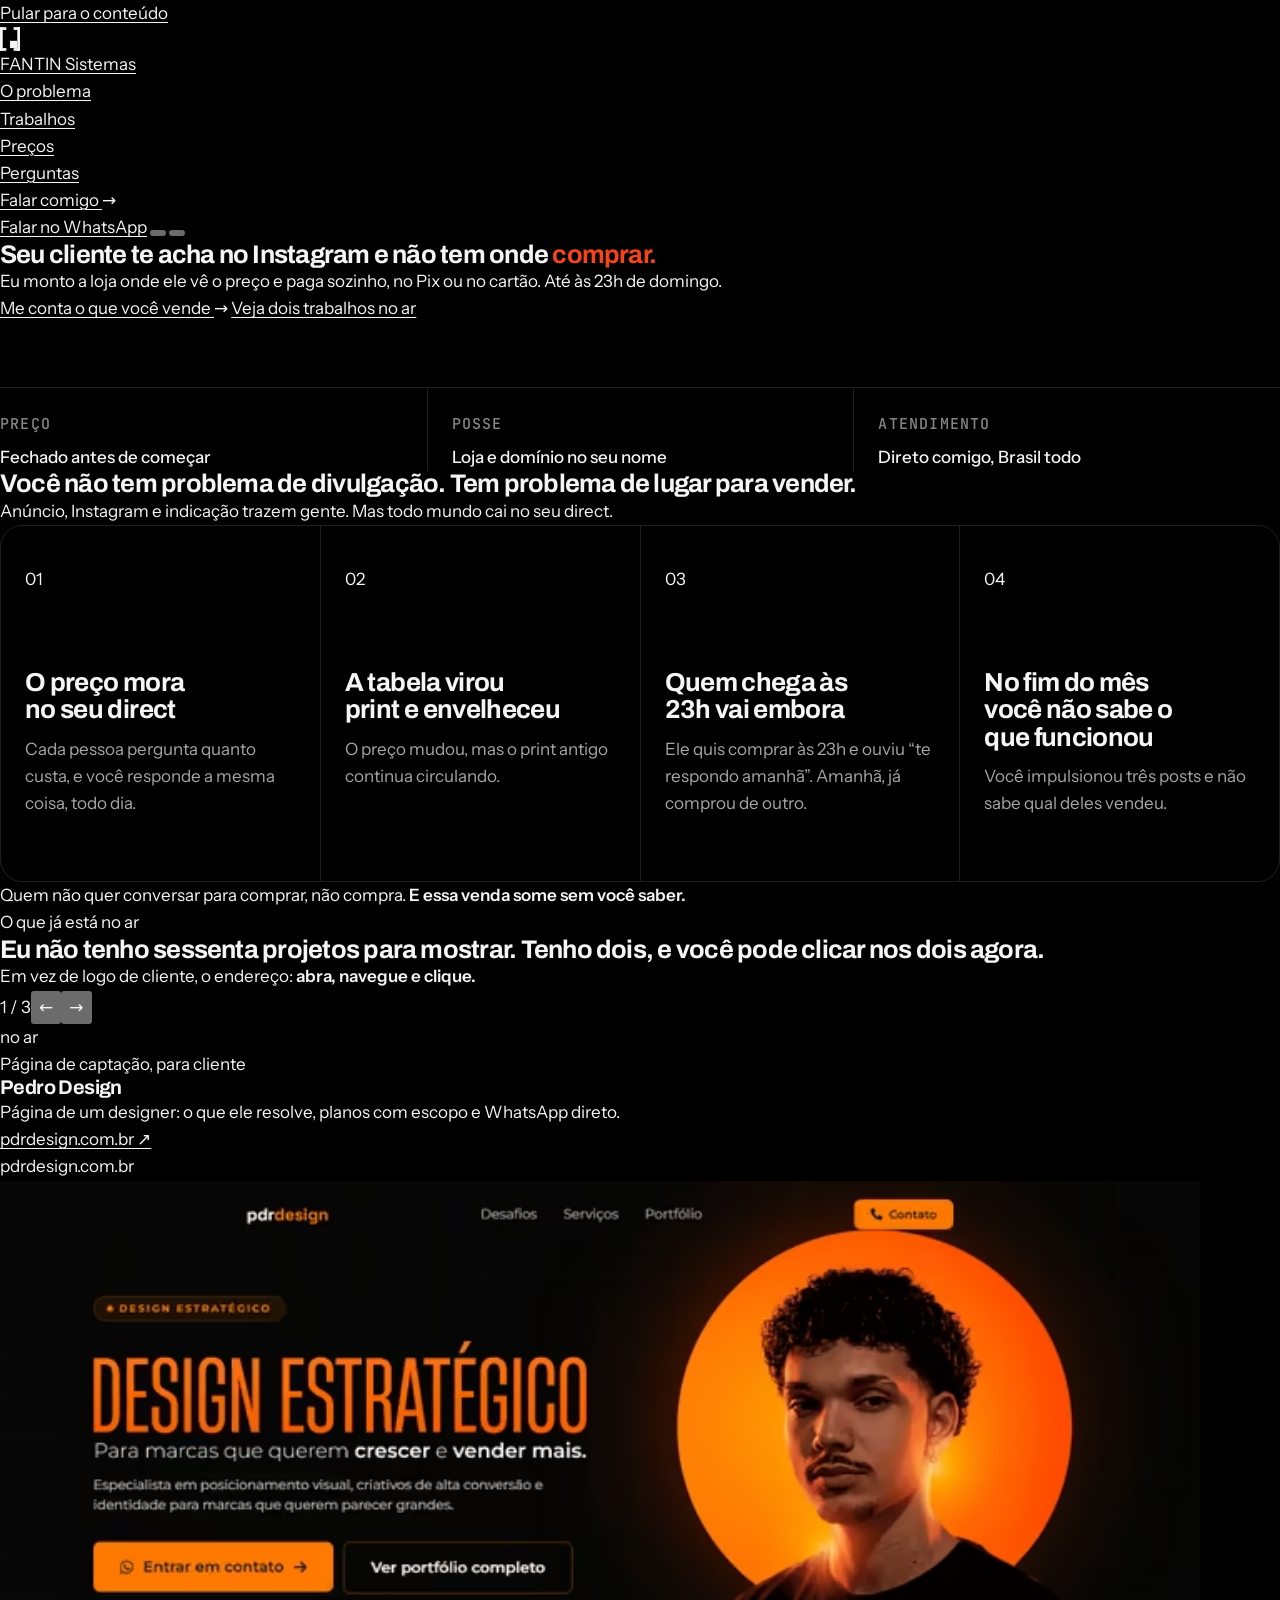
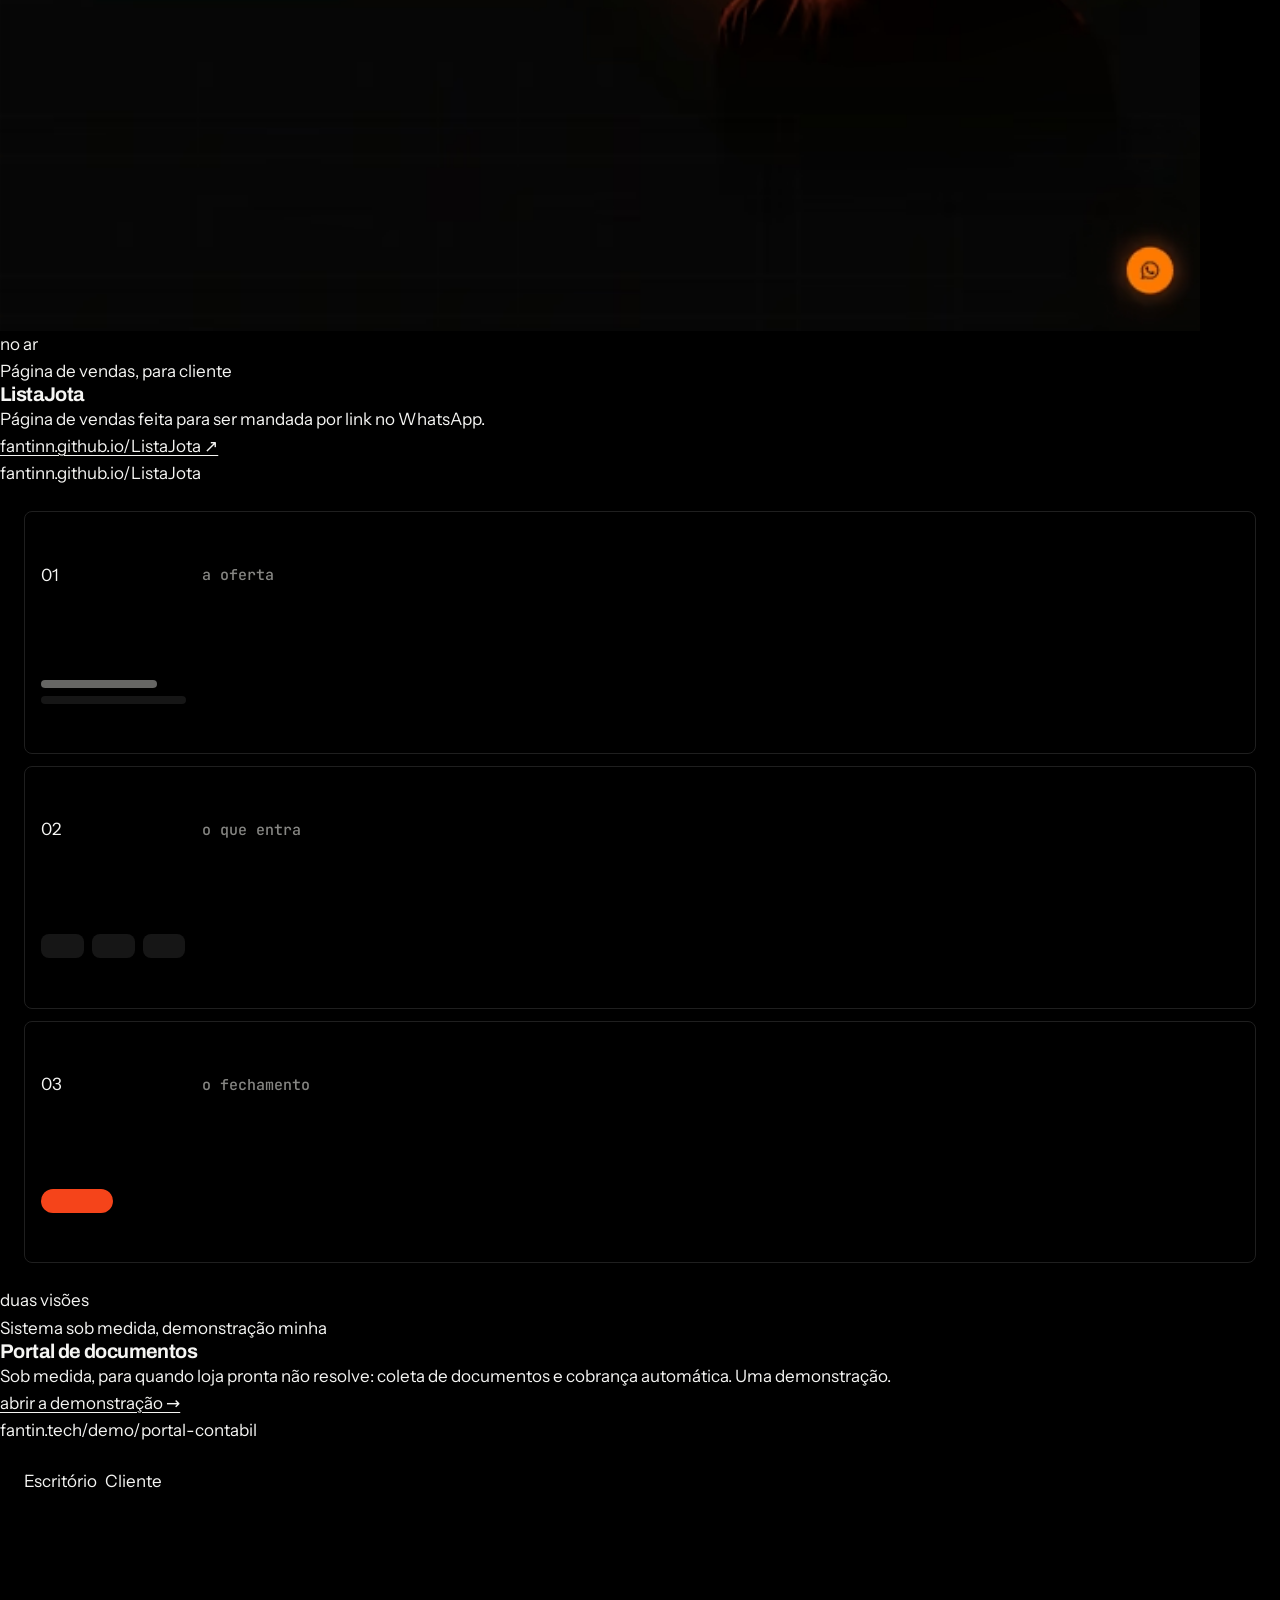
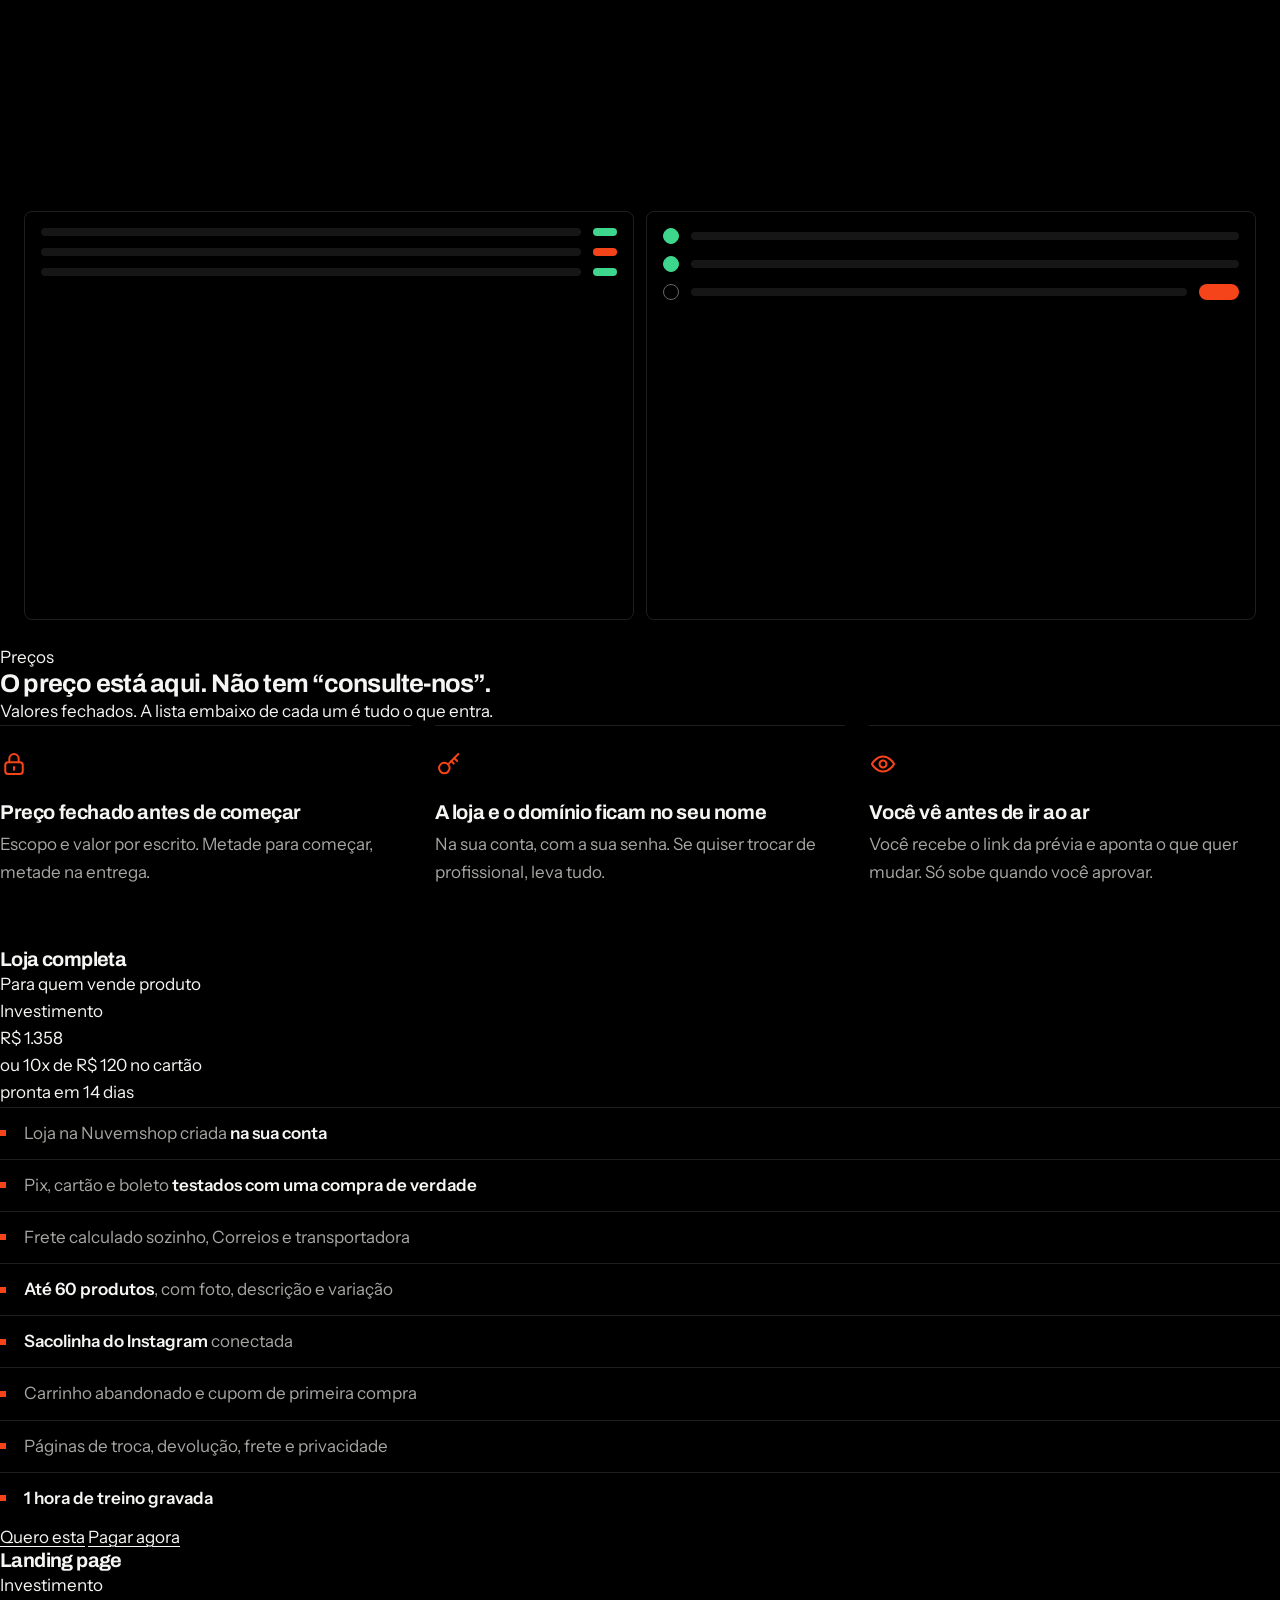
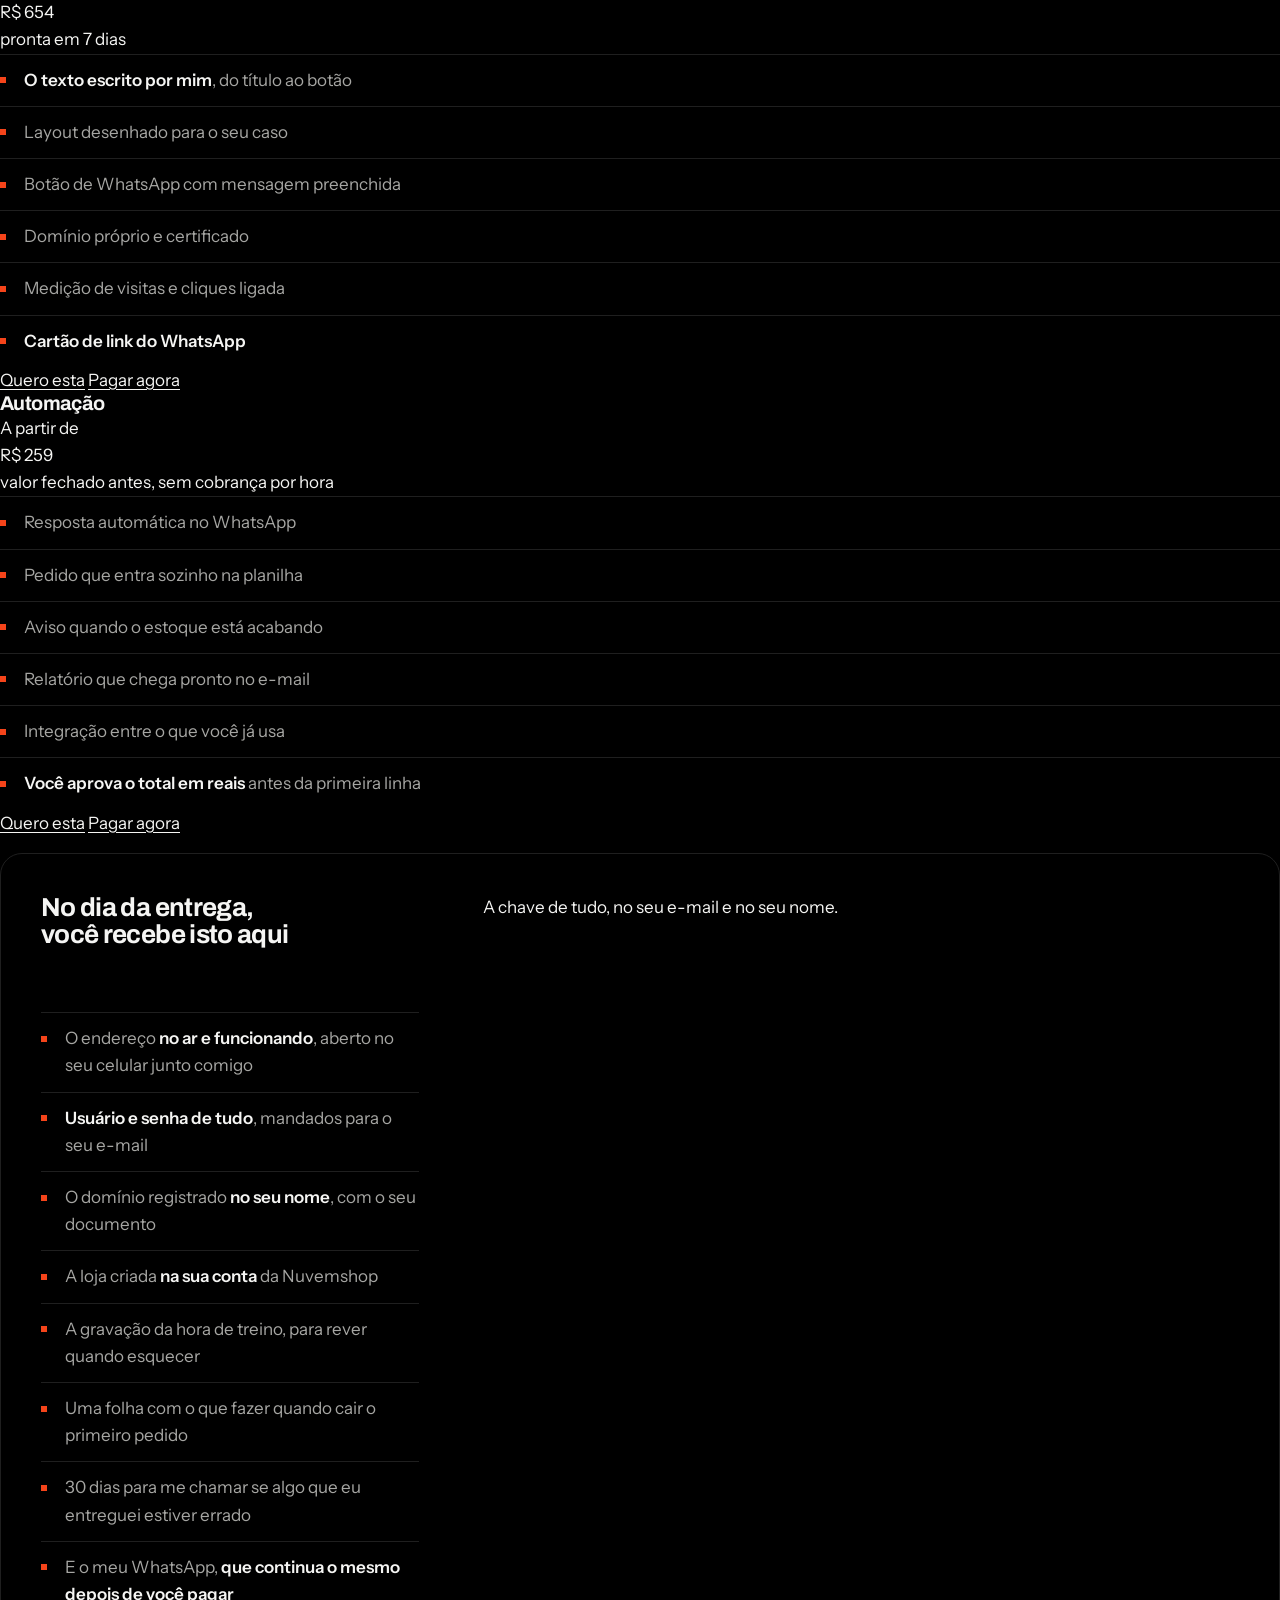
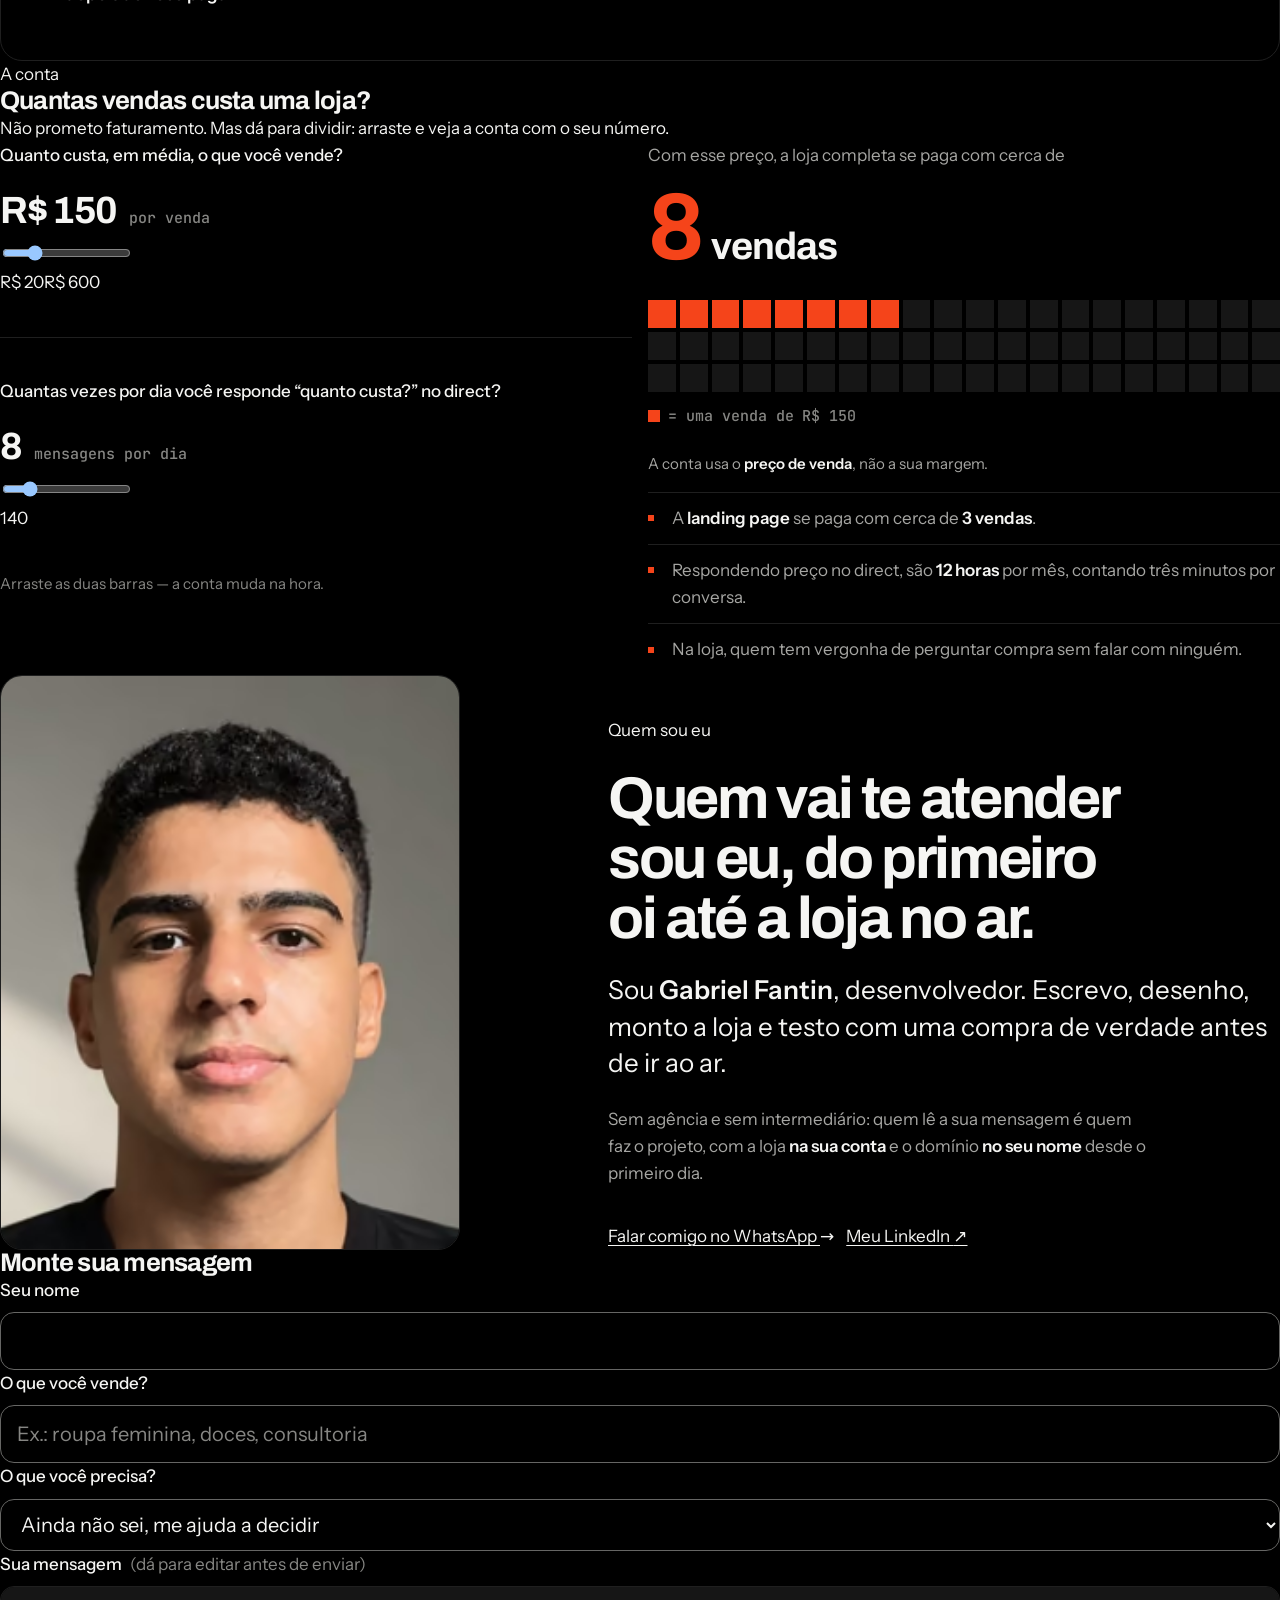
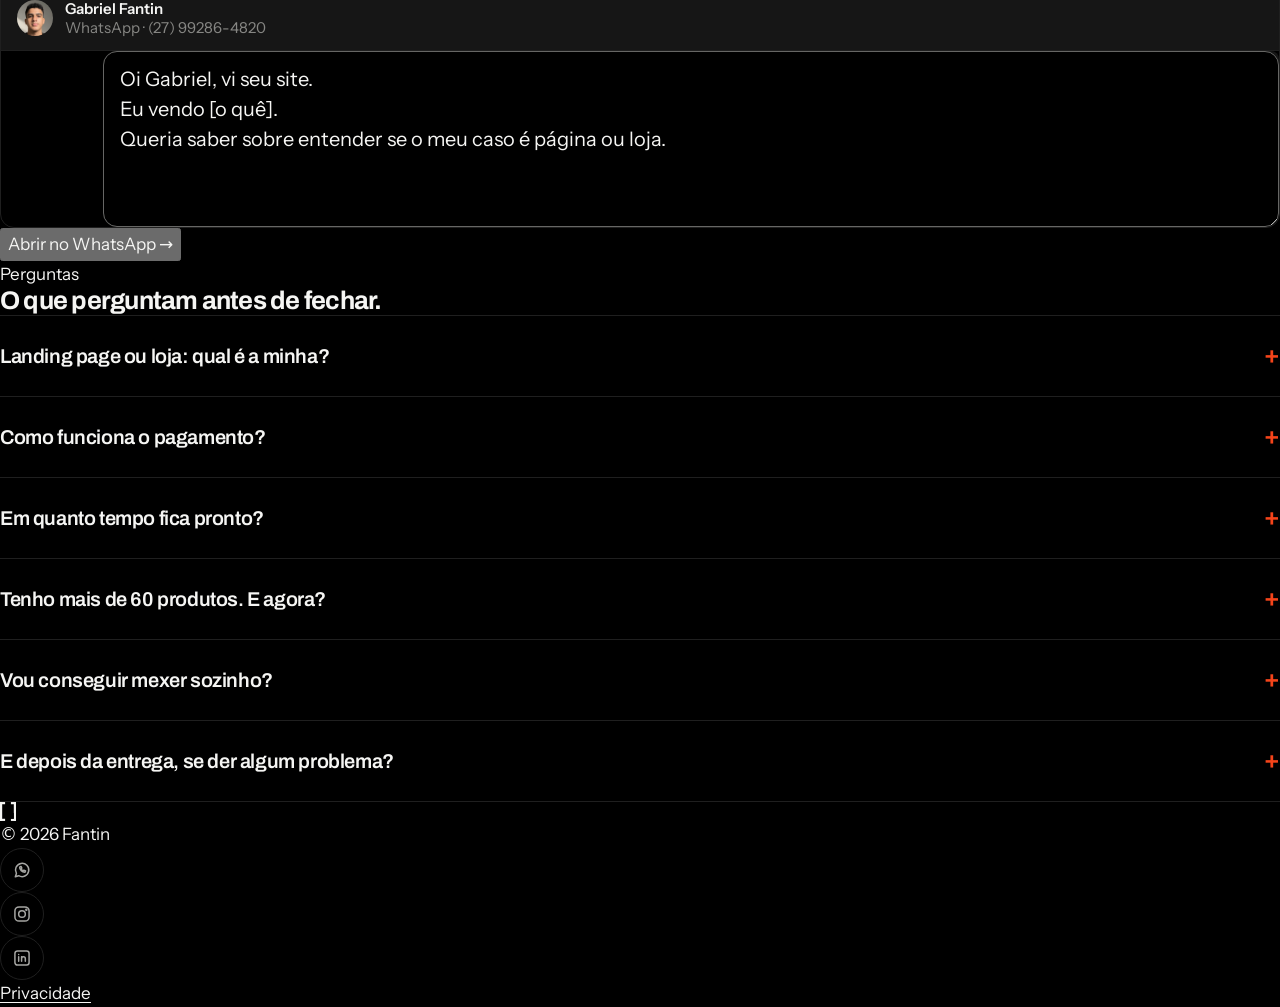
<file: index.html>
<!doctype html>
<html lang="pt-BR" data-theme="light">
<head>
<meta charset="utf-8">
<meta name="viewport" content="width=device-width, initial-scale=1">
<title>Loja online e landing page para quem vende no Instagram — Fantin Sistemas</title>
<meta name="description" content="Landing page por R$ 500 em 7 dias e loja completa na Nuvemshop por R$ 1.200. Preço fechado antes de começar, a loja fica no seu nome. Atendo o Brasil todo.">
<link rel="canonical" href="https://fantin.tech/">
<meta name="theme-color" content="#f0eee6">
<meta name="color-scheme" content="light">
<link rel="icon" href="favicon.svg" type="image/svg+xml">
<link rel="apple-touch-icon" href="apple-touch-icon.png">

<meta property="og:type" content="website">
<meta property="og:site_name" content="Fantin Sistemas">
<meta property="og:locale" content="pt_BR">
<meta property="og:url" content="https://fantin.tech/">
<meta property="og:title" content="Seu cliente te acha no Instagram e não tem onde comprar.">
<meta property="og:description" content="Eu monto a loja onde ele vê o preço, escolhe e paga sozinho — no seu nome, com preço fechado antes de começar. Atendimento para todo o Brasil pelo WhatsApp.">
<meta property="og:image" content="https://fantin.tech/og.png">
<meta property="og:image:type" content="image/png">
<meta property="og:image:width" content="1200">
<meta property="og:image:height" content="630">
<meta property="og:image:alt" content="Fantin Sistemas: o título Seu cliente te acha no Instagram e não tem onde comprar, e os preços da landing page, da loja completa e da automação.">
<meta name="twitter:card" content="summary_large_image">

<!-- Toda visita abre no claro (o papel é a cara da marca). O escuro só entra se
     a pessoa trocou no botão nesta mesma visita; escolha antiga salva é apagada. -->
<script>try{localStorage.removeItem("fs_tema");if(sessionStorage.getItem("fs_tema")==="dark")document.documentElement.setAttribute("data-theme","dark")}catch(e){}</script>

<!-- Fontes servidas daqui mesmo (três famílias, um arquivo variável cada).
     As três da primeira dobra vêm pré-carregadas; nenhuma bloqueia a pintura.
     A mono entra aqui porque a linha de preços do herói é escrita nela: sem
     o preload ela troca depois da pintura e a linha se mexe. -->
<link rel="preload" href="assets/fontes/archivo.woff2" as="font" type="font/woff2" crossorigin>
<link rel="preload" href="assets/fontes/instrument-sans.woff2" as="font" type="font/woff2" crossorigin>
<link rel="preload" href="assets/fontes/jetbrains-mono.woff2" as="font" type="font/woff2" crossorigin>
<link rel="preload" href="tokens.css?v=202609251715" as="style">
<link rel="preload" href="fontes.css" as="style">
<link rel="stylesheet" href="style.css?v=202609251715">

<script type="application/ld+json">
{
  "@context": "https://schema.org",
  "@type": "ProfessionalService",
  "@id": "https://fantin.tech/#fantin",
  "name": "Fantin Sistemas",
  "url": "https://fantin.tech/",
  "image": "https://fantin.tech/og.png",
  "description": "Landing page, loja completa na Nuvemshop e automação para quem vende no Instagram. Preço fechado antes de começar, com a loja e o domínio no nome do cliente.",
  "telephone": "+55 27 99286-4820",
  "areaServed": { "@type": "Country", "name": "Brasil" },
  "availableLanguage": "pt-BR",
  "founder": { "@type": "Person", "name": "Gabriel Fantin", "jobTitle": "Desenvolvedor", "image": "https://fantin.tech/assets/gabriel-fantin-480.webp", "sameAs": ["https://www.linkedin.com/in/fantinn/"] },
  "sameAs": ["https://www.instagram.com/fantinsi/"],
  "contactPoint": {
    "@type": "ContactPoint",
    "contactType": "sales",
    "telephone": "+55 27 99286-4820",
    "url": "https://wa.me/5527992864820",
    "areaServed": "BR",
    "availableLanguage": "pt-BR"
  },
  "hasOfferCatalog": {
    "@type": "OfferCatalog",
    "name": "Serviços",
    "itemListElement": [
      { "@type": "Offer", "price": "500", "priceCurrency": "BRL",
        "itemOffered": { "@type": "Service", "name": "Landing page", "description": "Página de vendas pronta em 7 dias." } },
      { "@type": "Offer", "price": "1200", "priceCurrency": "BRL",
        "itemOffered": { "@type": "Service", "name": "Loja completa na Nuvemshop", "description": "Loja criada na conta do cliente, pronta em 14 dias. Ou 10x de R$ 120 no cartão." } },
      { "@type": "Offer", "priceCurrency": "BRL",
        "priceSpecification": { "@type": "PriceSpecification", "minPrice": "197", "priceCurrency": "BRL" },
        "itemOffered": { "@type": "Service", "name": "Automação", "description": "Valor fechado antes, sem cobrança por hora." } }
    ]
  }
}
</script>
<!-- As mesmas seis perguntas da seção #perguntas, em dado estruturado.
     ELAS TÊM QUE CASAR: se você mudar uma resposta lá embaixo, mude aqui
     também — marcar pergunta que não está na página é o que derruba o
     rich result. Texto puro, sem marcação. -->
<script type="application/ld+json">
{
  "@context": "https://schema.org",
  "@type": "FAQPage",
  "@id": "https://fantin.tech/#perguntas",
  "mainEntity": [
    {
      "@type": "Question",
      "name": "Landing page ou loja: qual é a minha?",
      "acceptedAnswer": { "@type": "Answer", "text": "Vende serviço ou poucos produtos e fecha no WhatsApp? Landing page. Tem catálogo com tamanhos e cores e quer que o cliente compre sozinho? Loja. Na dúvida, me chama." }
    },
    {
      "@type": "Question",
      "name": "Como funciona o pagamento?",
      "acceptedAnswer": { "@type": "Answer", "text": "Metade para começar e metade na entrega, com tudo no ar e na sua mão. O valor fica combinado por escrito antes." }
    },
    {
      "@type": "Question",
      "name": "Em quanto tempo fica pronto?",
      "acceptedAnswer": { "@type": "Answer", "text": "Landing page em 7 dias e loja em 14, contando de quando o material chega." }
    },
    {
      "@type": "Question",
      "name": "Tenho mais de 60 produtos. E agora?",
      "acceptedAnswer": { "@type": "Answer", "text": "O pacote inclui 60 produtos cadastrados. Acima disso, eu cadastro o resto à parte ou você cadastra com o que aprendeu no treino." }
    },
    {
      "@type": "Question",
      "name": "Vou conseguir mexer sozinho?",
      "acceptedAnswer": { "@type": "Answer", "text": "Vai. Você recebe 1 hora de treino gravado com a sua loja na tela, para reassistir quando quiser." }
    },
    {
      "@type": "Question",
      "name": "E depois da entrega, se der algum problema?",
      "acceptedAnswer": { "@type": "Answer", "text": "Você tem 30 dias para me chamar se algo estiver errado, e eu corrijo." }
    }
  ]
}
</script>
</head>
<body>

<a class="skip" href="#conteudo">Pular para o conteúdo</a>

<header class="site-head">
  <div class="wrap">
    <a class="brand" href="#topo">
      <svg width="20" height="24" viewBox="0 0 22 26" aria-hidden="true" focusable="false">
        <g fill="currentColor">
          <rect x="0" y="0" width="3" height="26"/><rect x="0" y="0" width="7" height="3"/><rect x="0" y="23" width="7" height="3"/>
          <rect x="19" y="0" width="3" height="26"/><rect x="15" y="0" width="7" height="3"/><rect x="15" y="23" width="7" height="3"/>
          <rect x="11" y="15" width="8" height="8"/>
        </g>
      </svg>
      <span class="brand-nome">FANTIN</span> <span class="brand-sub">Sistemas</span>
    </a>

    <nav class="nav" id="nav" aria-label="Seções da página">
      <ul class="nav-lista">
        <li><a href="#problema">O problema</a></li>
        <li><a href="#trabalhos">Trabalhos</a></li>
        <li><a href="#precos">Preços</a></li>
        <li><a href="#perguntas">Perguntas</a></li>
      </ul>
      <a class="btn btn--primary" href="#contato">Falar comigo <span class="seta" aria-hidden="true">&rarr;</span></a>
    </nav>

    <a class="btn btn--ghost head-zap" href="https://wa.me/5527992864820?text=Oi%20Gabriel%2C%20vi%20seu%20site." target="_blank" rel="noopener" data-evt="whatsapp">Falar no WhatsApp</a>
    <button class="icon-btn" type="button" id="tema" aria-label="Tema escuro" aria-pressed="false" title="Alternar tema claro e escuro">
      <svg class="tema-sol" viewBox="0 0 24 24" aria-hidden="true" focusable="false" fill="none" stroke="currentColor" stroke-width="2" stroke-linecap="round"><circle cx="12" cy="12" r="4"/><path d="M12 2v2M12 20v2M4.9 4.9l1.4 1.4M17.7 17.7l1.4 1.4M2 12h2M20 12h2M4.9 19.1l1.4-1.4M17.7 6.3l1.4-1.4"/></svg>
      <svg class="tema-lua" viewBox="0 0 24 24" aria-hidden="true" focusable="false" fill="none" stroke="currentColor" stroke-width="2" stroke-linecap="round" stroke-linejoin="round"><path d="M20 14.5A8 8 0 0 1 9.5 4 8 8 0 1 0 20 14.5z"/></svg>
    </button>
    <button class="icon-btn menu-btn" type="button" id="menu-btn" aria-expanded="false" aria-controls="nav" aria-label="Abrir menu">
      <svg class="i-abrir" viewBox="0 0 24 24" aria-hidden="true" focusable="false" fill="none" stroke="currentColor" stroke-width="2" stroke-linecap="round"><path d="M4 7h16M4 12h16M4 17h16"/></svg>
      <svg class="i-fechar" viewBox="0 0 24 24" aria-hidden="true" focusable="false" fill="none" stroke="currentColor" stroke-width="2" stroke-linecap="round"><path d="M6 6l12 12M18 6L6 18"/></svg>
    </button>
  </div>
</header>

<main id="conteudo">

<!-- ═══ herói ══════════════════════════════════════════════════════════ -->
<section class="hero" id="topo" aria-labelledby="hero-titulo">
  <div class="hero-luz" aria-hidden="true"></div>
  <div class="wrap">
    <h1 id="hero-titulo">Seu cliente te acha no Instagram e não tem onde <span class="destaque">comprar.</span></h1>
    <p class="lead">Eu monto a loja onde ele vê o preço e paga sozinho, no Pix ou no cartão. Até às 23h de domingo.</p>
    <div class="hero-cta">
      <a class="btn btn--primary btn--g" href="#contato">Me conta o que você vende <span class="seta" aria-hidden="true">&rarr;</span></a>
      <a class="btn btn--ghost btn--g" href="#trabalhos">Veja dois trabalhos no ar</a>
    </div>
    <dl class="provas">
      <div><dt>Preço</dt><dd>Fechado antes de começar</dd></div>
      <div><dt>Posse</dt><dd>Loja e domínio no seu nome</dd></div>
      <div><dt>Atendimento</dt><dd>Direto comigo, Brasil todo</dd></div>
    </dl>

  </div>
</section>

<!-- ═══ dores ══════════════════════════════════════════════════════════ -->
<section id="problema" aria-labelledby="problema-titulo">
  <div class="wrap">
    <div class="cabeca">
      <h2 id="problema-titulo">Você não tem problema de divulgação. Tem problema de lugar para vender.</h2>
      <p class="lead">Anúncio, Instagram e indicação trazem gente. Mas todo mundo cai no seu direct.</p>
    </div>

    <ol class="dores">
      <li class="card dor">
        <span class="num" aria-hidden="true">01</span>
        <h3>O preço mora no seu direct</h3>
        <p>Cada pessoa pergunta quanto custa, e você responde a mesma coisa, todo dia.</p>
      </li>
      <li class="card dor">
        <span class="num" aria-hidden="true">02</span>
        <h3>A tabela virou print e envelheceu</h3>
        <p>O preço mudou, mas o print antigo continua circulando.</p>
      </li>
      <li class="card dor">
        <span class="num" aria-hidden="true">03</span>
        <h3>Quem chega às 23h vai embora</h3>
        <p>Ele quis comprar às 23h e ouviu “te respondo amanhã”. Amanhã, já comprou de outro.</p>
      </li>
      <li class="card dor">
        <span class="num" aria-hidden="true">04</span>
        <h3>No fim do mês você não sabe o que funcionou</h3>
        <p>Você impulsionou três posts e não sabe qual deles vendeu.</p>
      </li>
    </ol>

    <p class="dores-pe">Quem não quer conversar para comprar, não compra. <b>E essa venda some sem você saber.</b></p>
  </div>
</section>

<!-- ═══ trabalhos ══════════════════════════════════════════════════════
     Dois trabalhos no ar e uma demonstração. NÃO acrescente estatística
     nem logo de cliente aqui sem fonte. -->
<section id="trabalhos" aria-labelledby="trabalhos-titulo">
  <div class="wrap">
    <div class="prova-topo">
      <div>
        <p class="eyebrow">O que já está no ar</p>
        <h2 id="trabalhos-titulo">Eu não tenho sessenta projetos para mostrar. Tenho dois, e você pode clicar nos dois agora.</h2>
      </div>
      <p class="prova-nota">Em vez de logo de cliente, o endereço: <b>abra, navegue e clique.</b></p>
    </div>

    <!-- Só o Pedro Design tem print (o de verdade, do topo da página dele).
         Os outros dois ganham um esquema desenhado em CSS, com o endereço
         real na barra: é mapa do que a copy descreve, não print inventado. -->
    <div class="works trilho">
      <article class="card work work--destaque">
        <div class="work-texto">
          <span class="tag"><span class="dot" aria-hidden="true"></span>no ar</span>
          <p class="eyebrow">Página de captação, para cliente</p>
          <h3>Pedro Design</h3>
          <p class="muted">Página de um designer: o que ele resolve, planos com escopo e WhatsApp direto.</p>
          <a class="work-link" href="https://pdrdesign.com.br" target="_blank" rel="noopener">pdrdesign.com.br <span aria-hidden="true">&nearr;</span></a>
        </div>
        <div class="frame work-tela">
          <div class="frame-bar" aria-hidden="true">
            <span class="frame-dots"><i></i><i></i><i></i></span>
            <span class="frame-url">pdrdesign.com.br</span>
          </div>
          <picture class="work-print">
            <source type="image/avif" srcset="assets/pdrdesign-720.avif 720w, assets/pdrdesign-1200.avif 1200w"
                    sizes="(min-width: 1000px) 560px, (min-width: 760px) 50vw, 80vw">
            <img src="assets/pdrdesign-720.webp" srcset="assets/pdrdesign-720.webp 720w, assets/pdrdesign-1200.webp 1200w"
                 sizes="(min-width: 1000px) 560px, (min-width: 760px) 50vw, 80vw"
                 width="1200" height="750" loading="lazy" decoding="async"
                 alt="Topo da página pdrdesign.com.br no computador: o título Design estratégico, os botões de contato e de portfólio e um retrato sobre um círculo laranja">
          </picture>
        </div>
      </article>

      <article class="card work">
        <div class="work-texto">
          <span class="tag"><span class="dot" aria-hidden="true"></span>no ar</span>
          <p class="eyebrow">Página de vendas, para cliente</p>
          <h3>ListaJota</h3>
          <p class="muted">Página de vendas feita para ser mandada por link no WhatsApp.</p>
          <a class="work-link" href="https://fantinn.github.io/ListaJota/" target="_blank" rel="noopener">fantinn.github.io/ListaJota <span aria-hidden="true">&nearr;</span></a>
        </div>
        <div class="frame work-tela" aria-hidden="true">
          <div class="frame-bar">
            <span class="frame-dots"><i></i><i></i><i></i></span>
            <span class="frame-url">fantinn.github.io/ListaJota</span>
          </div>
          <div class="esquema esquema--mapa">
            <span class="esq-bloco"><span class="esq-num">01</span><span class="esq-nome">a oferta</span><span class="esq-corpo"><span class="esq-traco esq-traco--forte"></span><span class="esq-traco"></span></span></span>
            <span class="esq-bloco"><span class="esq-num">02</span><span class="esq-nome">o que entra</span><span class="esq-corpo esq-corpo--itens"><span class="esq-item"></span><span class="esq-item"></span><span class="esq-item"></span></span></span>
            <span class="esq-bloco"><span class="esq-num">03</span><span class="esq-nome">o fechamento</span><span class="esq-corpo"><span class="esq-botao"></span></span></span>
          </div>
        </div>
      </article>

      <article class="card work">
        <div class="work-texto">
          <span class="tag">duas visões</span>
          <p class="eyebrow">Sistema sob medida, demonstração minha</p>
          <h3>Portal de documentos</h3>
          <p class="muted">Sob medida, para quando loja pronta não resolve: coleta de documentos e cobrança automática. Uma demonstração.</p>
          <a class="work-link" href="demo/portal-contabil/">abrir a demonstração <span aria-hidden="true">&rarr;</span></a>
        </div>
        <div class="frame work-tela" aria-hidden="true">
          <div class="frame-bar">
            <span class="frame-dots"><i></i><i></i><i></i></span>
            <span class="frame-url">fantin.tech/demo/portal-contabil</span>
          </div>
          <div class="esquema esquema--visoes">
            <span class="esq-abas"><span>Escritório</span><span>Cliente</span></span>
            <span class="esq-visoes">
              <span class="esq-visao esq-visao--escritorio">
                <span class="esq-fila"><span class="esq-traco"></span><span class="esq-selo"></span></span>
                <span class="esq-fila"><span class="esq-traco"></span><span class="esq-selo esq-selo--falta"></span></span>
                <span class="esq-fila"><span class="esq-traco"></span><span class="esq-selo"></span></span>
              </span>
              <span class="esq-visao esq-visao--cliente">
                <span class="esq-fila"><span class="esq-caixa esq-caixa--ok"></span><span class="esq-traco"></span></span>
                <span class="esq-fila"><span class="esq-caixa esq-caixa--ok"></span><span class="esq-traco"></span></span>
                <span class="esq-fila"><span class="esq-caixa"></span><span class="esq-traco"></span><span class="esq-enviar"></span></span>
              </span>
            </span>
          </div>
        </div>
      </article>
    </div>
  </div>
</section>

<!-- ═══ preços (banda escura) ══════════════════════════════════════════ -->
<section class="faixa" id="precos" aria-labelledby="precos-titulo">
  <div class="wrap">
    <div class="cabeca">
      <p class="eyebrow">Preços</p>
      <h2 id="precos-titulo">O preço está aqui. Não tem &ldquo;consulte-nos&rdquo;.</h2>
      <p class="lead">Valores fechados. A lista embaixo de cada um é tudo o que entra.</p>
    </div>

    <!-- Ordem importa: derruba as três objeções e só então mostra o número. -->
    <ul class="garantias">
      <li class="garantia">
        <svg class="garantia-icone" viewBox="0 0 24 24" aria-hidden="true" focusable="false" fill="none" stroke="currentColor" stroke-width="1.75" stroke-linecap="round" stroke-linejoin="round"><path pathLength="1" d="M7 10.5h10a2.5 2.5 0 0 1 2.5 2.5v5a2.5 2.5 0 0 1-2.5 2.5H7a2.5 2.5 0 0 1-2.5-2.5v-5A2.5 2.5 0 0 1 7 10.5z"/><path pathLength="1" d="M8 10.5V7.5a4 4 0 0 1 8 0v3"/><path pathLength="1" d="M12 14.5v2.5"/></svg>
        <h3>Preço fechado antes de começar</h3>
        <p>Escopo e valor por escrito. Metade para começar, metade na entrega.</p>
      </li>
      <li class="garantia">
        <svg class="garantia-icone" viewBox="0 0 24 24" aria-hidden="true" focusable="false" fill="none" stroke="currentColor" stroke-width="1.75" stroke-linecap="round" stroke-linejoin="round"><path pathLength="1" d="M3.5 15.5a4.5 4.5 0 1 0 9 0a4.5 4.5 0 1 0-9 0z"/><path pathLength="1" d="M11.2 12.3L20 3.5"/><path pathLength="1" d="M16.5 7l2.5 2.5M14 9.5l2 2"/></svg>
        <h3>A loja e o domínio ficam no seu nome</h3>
        <p>Na sua conta, com a sua senha. Se quiser trocar de profissional, leva tudo.</p>
      </li>
      <li class="garantia">
        <svg class="garantia-icone" viewBox="0 0 24 24" aria-hidden="true" focusable="false" fill="none" stroke="currentColor" stroke-width="1.75" stroke-linecap="round" stroke-linejoin="round"><path pathLength="1" d="M2.5 12S6 5.5 12 5.5 21.5 12 21.5 12 18 18.5 12 18.5 2.5 12 2.5 12z"/><path pathLength="1" d="M9 12a3 3 0 1 0 6 0a3 3 0 1 0-6 0z"/></svg>
        <h3>Você vê antes de ir ao ar</h3>
        <p>Você recebe o link da prévia e aponta o que quer mudar. Só sobe quando você aprovar.</p>
      </li>
    </ul>

    <div class="prices">
      <article class="card price" data-featured="true">
        <div class="price-topo"><h3>Loja completa</h3></div>
        <span class="tag price-selo">Para quem vende produto</span>
        <p class="eyebrow">Investimento</p>
        <p class="amount"><span class="amount-moeda">R$ </span><span class="amount-valor" data-de="3200">1.200</span></p>
        <p class="amount-nota">ou 10x de R$ 120 no cartão</p>
        <p class="amount-nota">pronta em 14 dias</p>
        <ul class="lista">
          <li>Loja na Nuvemshop criada <b>na sua conta</b></li>
          <li>Pix, cartão e boleto <b>testados com uma compra de verdade</b></li>
          <li>Frete calculado sozinho, Correios e transportadora</li>
          <li><b>Até 60 produtos</b>, com foto, descrição e variação</li>
          <li><b>Sacolinha do Instagram</b> conectada</li>
          <li>Carrinho abandonado e cupom de primeira compra</li>
          <li>Páginas de troca, devolução, frete e privacidade</li>
          <li><b>1 hora de treino gravada</b></li>
        </ul>
        <a class="btn btn--primary" href="#contato" data-servico="loja">Quero esta</a>
        <a class="btn btn--ghost" href="https://www.asaas.com/c/xsvpwqc5ypx0kgmn" target="_blank" rel="noopener" data-evt="pagar">Pagar agora</a>
      </article>

      <article class="card price">
        <div class="price-topo"><h3>Landing page</h3></div>
        <p class="eyebrow">Investimento</p>
        <p class="amount"><span class="amount-moeda">R$ </span><span class="amount-valor" data-de="2000">500</span></p>
        <p class="amount-nota">pronta em 7 dias</p>
        <ul class="lista">
          <li><b>O texto escrito por mim</b>, do título ao botão</li>
          <li>Layout desenhado para o seu caso</li>
          <li>Botão de WhatsApp com mensagem preenchida</li>
          <li>Domínio próprio e certificado</li>
          <li>Medição de visitas e cliques ligada</li>
          <li><b>Cartão de link do WhatsApp</b></li>
        </ul>
        <a class="btn btn--ghost" href="#contato" data-servico="landing">Quero esta</a>
        <a class="btn btn--ghost" href="https://www.asaas.com/c/74lm5kezi032wjiz" target="_blank" rel="noopener" data-evt="pagar">Pagar agora</a>
      </article>

      <article class="card price">
        <div class="price-topo"><h3>Automação</h3></div>
        <p class="eyebrow">A partir de</p>
        <p class="amount"><span class="amount-moeda">R$ </span><span class="amount-valor" data-de="800">197</span></p>
        <p class="amount-nota">valor fechado antes, sem cobrança por hora</p>
        <ul class="lista">
          <li>Resposta automática no WhatsApp</li>
          <li>Pedido que entra sozinho na planilha</li>
          <li>Aviso quando o estoque está acabando</li>
          <li>Relatório que chega pronto no e-mail</li>
          <li>Integração entre o que você já usa</li>
          <li><b>Você aprova o total em reais</b> antes da primeira linha</li>
        </ul>
        <a class="btn btn--ghost" href="#contato" data-servico="automacao">Quero esta</a>
        <a class="btn btn--ghost" href="https://www.asaas.com/c/qwzos6xsdna1xqhe" target="_blank" rel="noopener" data-evt="pagar">Pagar agora</a>
      </article>
    </div>


    <div class="card entrega">
      <h3>No dia da entrega, você recebe isto aqui</h3>
      <p>A chave de tudo, no seu e-mail e no seu nome.</p>
      <ul class="lista">
        <li>O endereço <b>no ar e funcionando</b>, aberto no seu celular junto comigo</li>
        <li><b>Usuário e senha de tudo</b>, mandados para o seu e-mail</li>
        <li>O domínio registrado <b>no seu nome</b>, com o seu documento</li>
        <li>A loja criada <b>na sua conta</b> da Nuvemshop</li>
        <li>A gravação da hora de treino, para rever quando esquecer</li>
        <li>Uma folha com o que fazer quando cair o primeiro pedido</li>
        <li>30 dias para me chamar se algo que eu entreguei estiver errado</li>
        <li>E o meu WhatsApp, <b>que continua o mesmo depois de você pagar</b></li>
      </ul>
    </div>
  </div>
</section>

<!-- ═══ a conta ════════════════════════════════════════════════════════
     Divisão, não previsão. Não entra projeção de faturamento aqui. O HTML
     já nasce com o resultado dos valores padrão: sem JavaScript a seção
     continua fazendo sentido. -->
<section id="conta" aria-labelledby="conta-titulo">
  <div class="wrap">
    <div class="cabeca">
      <p class="eyebrow">A conta</p>
      <h2 id="conta-titulo">Quantas vendas custa uma loja?</h2>
      <p class="lead">Não prometo faturamento. Mas dá para dividir: arraste e veja a conta com o seu número.</p>
    </div>

    <div class="conta">
      <div class="card">
        <div class="medida">
          <label for="cticket">Quanto custa, em média, o que você vende?</label>
          <p class="medida-leitura"><span id="cticketv">R$ 150</span><small>por venda</small></p>
          <input class="faixa-range" id="cticket" type="range" min="20" max="600" step="10" value="150" aria-valuetext="R$ 150 por venda">
          <div class="reguas" aria-hidden="true"><span>R$ 20</span><span>R$ 600</span></div>
        </div>
        <div class="medida">
          <label for="cmsg">Quantas vezes por dia você responde &ldquo;quanto custa?&rdquo; no direct?</label>
          <p class="medida-leitura"><span id="cmsgv">8</span><small>mensagens por dia</small></p>
          <input class="faixa-range" id="cmsg" type="range" min="1" max="40" step="1" value="8" aria-valuetext="8 mensagens por dia">
          <div class="reguas" aria-hidden="true"><span>1</span><span>40</span></div>
        </div>
        <p class="muted conta-dica">Arraste as duas barras — a conta muda na hora.</p>
      </div>

      <!-- Os números aqui correm até o valor novo (ver conta() no script), por
           isso o cartão não é aria-live: quem avisa o leitor de tela é o
           #conta-anuncio, com uma frase só, quando a barra para. -->
      <div class="card conta-saida">
        <p class="conta-topo">Com esse preço, a loja completa se paga com cerca de</p>
        <p class="conta-num"><b id="cvendas">8</b> <span id="cvendasr">vendas</span></p>
        <!-- um ponto por venda, até 60 (a conta com o menor preço, R$ 20).
             Só enfeite: o número já está escrito em cima. Sem JS fica escondido. -->
        <figure class="conta-grafico" id="cgrafico" aria-hidden="true" hidden>
          <div class="conta-pontos" id="cpontos"></div>
          <figcaption class="conta-legenda"><i></i> = uma venda de <span id="cpontosv">R$ 150</span></figcaption>
        </figure>
        <p class="conta-exp">A conta usa o <b>preço de venda</b>, não a sua margem.</p>
        <ul class="lista">
          <li>A <b>landing page</b> se paga com cerca de <b id="cvendasp">3 vendas</b>.</li>
          <li>Respondendo preço no direct, são <b id="choras">12 horas</b> por mês,
          contando três minutos por conversa.</li>
          <li>Na loja, quem tem vergonha de perguntar compra sem falar com ninguém.</li>
        </ul>
        <p class="visually-hidden" id="conta-anuncio" role="status" aria-live="polite"></p>
      </div>
    </div>

  </div>
</section>

<!-- ═══ quem faz ═══════════════════════════════════════════════════════
     Foto quadrada de 160 px, recortada no rosto. -->
<section id="quem" aria-labelledby="quem-titulo">
  <div class="wrap quem">
    <picture class="quem-foto">
      <source type="image/avif" srcset="assets/gabriel-fantin-320.avif 2x, assets/gabriel-fantin-480.avif 3x">
      <img src="assets/gabriel-fantin-320.webp" srcset="assets/gabriel-fantin-480.webp 3x"
           width="160" height="160" loading="lazy" decoding="async"
           alt="Foto de Gabriel Fantin">
    </picture>
    <div class="quem-texto">
      <p class="eyebrow">Quem sou eu</p>
      <h2 id="quem-titulo">Quem vai te atender sou eu, do primeiro oi até a loja no ar.</h2>
      <p class="quem-lead">Sou <b>Gabriel Fantin</b>, desenvolvedor. Escrevo, desenho, monto a loja e testo com uma compra de verdade antes de ir ao ar.</p>
      <p>Sem agência e sem intermediário: quem lê a sua mensagem é quem faz o projeto, com a loja <b>na sua conta</b> e o domínio <b>no seu nome</b> desde o primeiro dia.</p>
      <div class="quem-acoes">
        <a class="btn btn--primary" href="https://wa.me/5527992864820?text=Oi%20Gabriel%2C%20vi%20seu%20site." target="_blank" rel="noopener" data-evt="whatsapp">Falar comigo no WhatsApp <span class="seta" aria-hidden="true">&rarr;</span></a>
        <a class="btn btn--ghost" href="https://www.linkedin.com/in/fantinn/" target="_blank" rel="noopener">Meu LinkedIn <span aria-hidden="true">&nearr;</span></a>
      </div>
    </div>
  </div>
</section>

<!-- ═══ contato ════════════════════════════════════════════════════════
     Sem servidor: o formulário monta a mensagem e abre o wa.me com o
     texto preenchido. Nada sai daqui sem a pessoa tocar em enviar no
     WhatsApp. Sem JavaScript ele ainda funciona: envia só o campo "text"
     (a mensagem editável) direto para o wa.me. -->
<section class="alt" id="contato" aria-labelledby="contato-titulo">
  <div class="wrap contato-grade">
    <form class="card form-zap" id="form-zap" action="https://wa.me/5527992864820" method="get" target="_blank" novalidate>
      <h2 id="contato-titulo">Monte sua mensagem</h2>
      <div class="campo">
        <label for="f-nome">Seu nome</label>
        <input class="campo-controle" id="f-nome" type="text" autocomplete="name" required>
        <p class="campo-erro" id="f-nome-erro" hidden>Escreva o seu nome.</p>
      </div>
      <div class="campo">
        <label for="f-vende">O que você vende?</label>
        <input class="campo-controle" id="f-vende" type="text" required placeholder="Ex.: roupa feminina, doces, consultoria">
        <p class="campo-erro" id="f-vende-erro" hidden>Conte em poucas palavras o que você vende.</p>
      </div>
      <div class="campo">
        <label for="f-servico">O que você precisa?</label>
        <select class="campo-controle" id="f-servico">
          <option value="nao-sei">Ainda não sei, me ajuda a decidir</option>
          <option value="loja">Loja completa (R$ 1.200)</option>
          <option value="landing">Landing page (R$ 500)</option>
          <option value="automacao">Automação (a partir de R$ 197)</option>
        </select>
      </div>
      <!-- A mensagem já aparece como vai chegar: o campo é o balão da conversa.
           O cabeçalho repete o que está ao lado, por isso é aria-hidden; a
           foto é a mesma de "quem sou eu" (mesmo arquivo, já no cache). -->
      <div class="campo">
        <label for="f-msg">Sua mensagem <span class="campo-opcional">(dá para editar antes de enviar)</span></label>
        <div class="zap">
          <div class="zap-topo" aria-hidden="true">
            <picture>
              <source type="image/avif" srcset="assets/gabriel-fantin-320.avif 2x, assets/gabriel-fantin-480.avif 3x">
              <img class="zap-foto" src="assets/gabriel-fantin-320.webp" srcset="assets/gabriel-fantin-480.webp 3x"
                   width="36" height="36" loading="lazy" decoding="async" alt="">
            </picture>
            <p class="zap-quem"><b>Gabriel Fantin</b> <small>WhatsApp · (27) 99286-4820</small></p>
          </div>
          <div class="zap-balao">
            <textarea class="campo-controle" id="f-msg" name="text" rows="5">Oi Gabriel, vi seu site. Eu vendo [o quê] e queria saber sobre [página ou loja].</textarea>
          </div>
        </div>
      </div>
      <button class="btn btn--primary btn--g btn--bloco" type="submit" id="f-enviar">Abrir no WhatsApp <span class="seta" aria-hidden="true">&rarr;</span></button>
      <p class="form-status" id="f-status" role="status" aria-live="polite"></p>
    </form>
  </div>
</section>

<!-- ═══ perguntas ══════════════════════════════════════════════════════ -->
<section class="alt" id="perguntas" aria-labelledby="perguntas-titulo">
  <div class="wrap">
    <div class="cabeca">
      <p class="eyebrow">Perguntas</p>
      <h2 id="perguntas-titulo">O que perguntam antes de fechar.</h2>
    </div>
    <div class="faq">
      <details name="faq">
        <summary>Landing page ou loja: qual é a minha?</summary>
        <p class="faq-resp">Vende serviço ou poucos produtos e fecha no WhatsApp? <b>Landing page.</b> Tem catálogo com tamanhos e cores e quer que o cliente compre sozinho? <b>Loja.</b> Na dúvida, me chama.</p>
      </details>
      <details name="faq">
        <summary>Como funciona o pagamento?</summary>
        <p class="faq-resp"><b>Metade para começar</b> e <b>metade na entrega</b>, com tudo no ar e na sua mão. O valor fica combinado por escrito antes.</p>
      </details>
      <details name="faq">
        <summary>Em quanto tempo fica pronto?</summary>
        <p class="faq-resp">Landing page em <b>7 dias</b> e loja em <b>14</b>, contando de quando o material chega.</p>
      </details>
      <details name="faq">
        <summary>Tenho mais de 60 produtos. E agora?</summary>
        <p class="faq-resp">O pacote inclui <b>60 produtos</b> cadastrados. Acima disso, eu cadastro o resto à parte ou você cadastra com o que aprendeu no treino.</p>
      </details>
      <details name="faq">
        <summary>Vou conseguir mexer sozinho?</summary>
        <p class="faq-resp">Vai. Você recebe <b>1 hora de treino gravado</b> com a sua loja na tela, para reassistir quando quiser.</p>
      </details>
      <details name="faq">
        <summary>E depois da entrega, se der algum problema?</summary>
        <p class="faq-resp">Você tem <b>30 dias</b> para me chamar se algo estiver errado, e eu corrijo.</p>
      </details>
    </div>
  </div>
</section>

</main>

<footer class="site-foot">
  <div class="wrap">
    <p class="foot-marca">
      <svg width="16" height="19" viewBox="0 0 22 26" aria-hidden="true" focusable="false">
        <g fill="currentColor">
          <rect x="0" y="0" width="3" height="26"/><rect x="0" y="0" width="7" height="3"/><rect x="0" y="23" width="7" height="3"/>
          <rect x="19" y="0" width="3" height="26"/><rect x="15" y="0" width="7" height="3"/><rect x="15" y="23" width="7" height="3"/>
        </g>
        <rect class="foot-ponto" x="11" y="15" width="8" height="8"/>
      </svg>
      <span>&copy; 2026 Fantin</span>
    </p>
    <ul class="foot-redes">
      <li><a class="rede" href="https://wa.me/5527992864820?text=Oi%20Gabriel%2C%20vi%20seu%20site." target="_blank" rel="noopener" data-evt="whatsapp" aria-label="WhatsApp"><svg width="20" height="20" viewBox="0 0 24 24" aria-hidden="true" focusable="false" fill="none" stroke="currentColor" stroke-width="1.8" stroke-linecap="round" stroke-linejoin="round"><path d="M4 20l1.3-3.9A8 8 0 1 1 8 18.8L4 20z"/><path d="M9.2 8.6c0 3.3 2.9 6.2 6.2 6.2l.9-1.6-2-1-1 .9a4.6 4.6 0 0 1-2.4-2.4l.9-1-1-2-1.6.9z"/></svg></a></li>
      <li><a class="rede" href="https://www.instagram.com/fantinsi/" target="_blank" rel="noopener" aria-label="Instagram"><svg width="20" height="20" viewBox="0 0 24 24" aria-hidden="true" focusable="false" fill="none" stroke="currentColor" stroke-width="1.8" stroke-linecap="round" stroke-linejoin="round"><rect x="3.5" y="3.5" width="17" height="17" rx="5"/><circle cx="12" cy="12" r="4"/><circle cx="17.2" cy="6.8" r=".6" fill="currentColor"/></svg></a></li>
      <li><a class="rede" href="https://www.linkedin.com/in/fantinn/" target="_blank" rel="noopener" aria-label="LinkedIn"><svg width="20" height="20" viewBox="0 0 24 24" aria-hidden="true" focusable="false" fill="none" stroke="currentColor" stroke-width="1.8" stroke-linecap="round" stroke-linejoin="round"><rect x="3.5" y="3.5" width="17" height="17" rx="3"/><path d="M8 10.5V16M8 7.8v.1M11.5 16v-5.5M11.5 13c0-1.5 1-2.5 2.3-2.5S16 11.3 16 13v3"/></svg></a></li>
    </ul>
    <ul class="foot-links">
      <li><a href="privacidade.html">Privacidade</a></li>
      <li id="cookies-pref" hidden><a href="#" id="reconsent">Cookies</a></li>
    </ul>
  </div>
</footer>

<div class="barra-zap" id="barra-zap">
  <p>Resposta em até 4h úteis.</p>
  <a class="btn btn--primary"
     href="https://wa.me/5527992864820?text=Oi%20Gabriel%2C%20vi%20seu%20site.%20Eu%20vendo%20%5Bo%20que%5D%20e%20queria%20saber%20sobre%20%5Bp%C3%A1gina%20ou%20loja%5D."
     target="_blank" rel="noopener" data-evt="whatsapp">Chamar no WhatsApp <span class="seta" aria-hidden="true">&rarr;</span></a>
</div>

<!-- Consentimento LGPD: só aparece se houver pixel configurado em site.js.
     Enquanto não houver, nada é carregado, nada é enviado, e o aviso não
     atrapalha a primeira visita. -->
<div class="consent" id="consent" role="region" aria-label="Aviso de cookies" hidden>
  <div class="card">
    <p>Uso cookies de medição para entender quantas pessoas chegam aqui e por onde.
       Nada é coletado se você recusar, e o site funciona igual.
       <a href="privacidade.html">Como trato seus dados</a>.</p>
    <div class="consent-acoes">
      <button class="btn btn--ghost" id="deny" type="button">Recusar</button>
      <button class="btn btn--primary" id="allow" type="button">Aceitar</button>
    </div>
  </div>
</div>

<script>
/* ==========================================================================
   Fantin Sistemas — o JavaScript da página

   Fica embutido no fim do <body>: roda com o DOM pronto, sem uma
   requisição a mais e sem ficar pendurado no primeiro layout.

   JavaScript puro, sem biblioteca. Cada bloco é independente e desiste em
   silêncio se o elemento dele não existir. Nada roda em requestAnimationFrame
   contínuo: tudo reage a clique, digitação, movimento do mouse ou
   IntersectionObserver.
   ========================================================================== */
(function () {
  "use strict";

  var doc = document.documentElement;
  var WHATSAPP = "5527992864820";

  function ler(chave) {
    try { return localStorage.getItem(chave); } catch (e) { return null; }
  }
  function guardar(chave, valor) {
    try { localStorage.setItem(chave, valor); } catch (e) { /* aba privada: segue sem lembrar */ }
  }
  function apagar(chave) {
    try { localStorage.removeItem(chave); } catch (e) {}
  }
  function aoMudar(mq, fn) {
    if (mq.addEventListener) mq.addEventListener("change", fn);
    else if (mq.addListener) mq.addListener(fn);
  }

  /* ═══ medição (Meta Pixel) ════════════════════════════════════════════
     Só liga com PIXEL_ID configurado E depois do aceite. Enquanto o ID for
     TODO, o aviso de cookies nem aparece — não existe o que consentir. */
  var PIXEL_ID = "TODO_PIXEL_ID";
  var CAPI_URL = "";          // ex.: https://n8n.seudominio.com.br/webhook/capi
  var CHAVE_CONSENT = "fs_consent";
  var medicaoConfigurada = PIXEL_ID.indexOf("TODO") !== 0;
  var consentiu = medicaoConfigurada && ler(CHAVE_CONSENT) === "1";

  function uid() {
    return "e-" + Date.now().toString(36) + "-" + Math.random().toString(36).slice(2, 10);
  }

  function rastrear(nome, dados) {
    if (!consentiu) return;
    var id = uid();
    dados = dados || {};
    if (window.fbq) window.fbq("track", nome, dados, { eventID: id });
    if (CAPI_URL && navigator.sendBeacon) {
      try {
        navigator.sendBeacon(CAPI_URL, new Blob([JSON.stringify({
          event_name: nome, event_id: id, event_source_url: location.href,
          event_time: Math.floor(Date.now() / 1000), custom_data: dados
        })], { type: "application/json" }));
      } catch (e) {}
    }
  }

  (function consentimento() {
    var aviso = document.getElementById("consent");
    var pref = document.getElementById("cookies-pref");
    if (!medicaoConfigurada || !aviso) return;
    if (pref) pref.hidden = false;

    function carregarPixel() {
      if (window.fbq) return;
      /* snippet oficial da Meta */
      !function (f, b, e, v, n, t, s) { if (f.fbq) return; n = f.fbq = function () { n.callMethod ?
        n.callMethod.apply(n, arguments) : n.queue.push(arguments); }; if (!f._fbq) f._fbq = n;
        n.push = n; n.loaded = !0; n.version = "2.0"; n.queue = []; t = b.createElement(e); t.async = !0;
        t.src = v; s = b.getElementsByTagName(e)[0]; s.parentNode.insertBefore(t, s); }
      (window, document, "script", "https://connect.facebook.net/en_US/fbevents.js");
      window.fbq("init", PIXEL_ID);
      rastrear("PageView");
    }

    /* ViewContent: metade da página rolada */
    function armarRolagem() {
      var disparou = false;
      function aoRolar() {
        if (disparou) return;
        if ((doc.scrollTop + window.innerHeight) / doc.scrollHeight >= 0.5) {
          disparou = true;
          rastrear("ViewContent", { content_name: "landing" });
          window.removeEventListener("scroll", aoRolar);
        }
      }
      window.addEventListener("scroll", aoRolar, { passive: true });
      aoRolar();
    }

    function aceitar() {
      consentiu = true; guardar(CHAVE_CONSENT, "1"); aviso.hidden = true;
      carregarPixel(); armarRolagem();
    }
    function recusar() {
      consentiu = false; guardar(CHAVE_CONSENT, "0"); aviso.hidden = true;
    }

    document.getElementById("allow").addEventListener("click", aceitar);
    document.getElementById("deny").addEventListener("click", recusar);
    var reabrir = document.getElementById("reconsent");
    if (reabrir) reabrir.addEventListener("click", function (e) {
      e.preventDefault(); apagar(CHAVE_CONSENT); aviso.hidden = false;
    });

    var guardado = ler(CHAVE_CONSENT);
    if (guardado === "1") { carregarPixel(); armarRolagem(); }
    else if (guardado !== "0") aviso.hidden = false;
  })();

  /* clique em qualquer WhatsApp conta como Contact */
  document.addEventListener("click", function (e) {
    var alvo = e.target && e.target.closest ? e.target.closest("[data-evt]") : null;
    if (alvo && alvo.getAttribute("data-evt") === "whatsapp") rastrear("Contact", { content_name: "whatsapp" });
  });

  /* ═══ tema ════════════════════════════════════════════════════════════
     Toda visita abre no claro, mesmo com o celular no modo escuro: o papel
     é a cara da marca. O botão troca só para esta visita (sessionStorage):
     vale ao recarregar e nas outras páginas do site, mas a próxima visita
     volta ao claro. A barra do navegador pega a cor do papel da vez. */
  (function tema() {
    var botao = document.getElementById("tema");
    if (!botao) return;
    var barra = document.querySelector('meta[name="theme-color"]');

    function atual() {
      return doc.getAttribute("data-theme") === "dark" ? "dark" : "light";
    }
    function refletir() {
      botao.setAttribute("aria-pressed", atual() === "dark" ? "true" : "false");
      var papel = getComputedStyle(doc).getPropertyValue("--papel").trim();
      if (barra && papel) barra.setAttribute("content", papel);
    }

    botao.addEventListener("click", function () {
      var novo = atual() === "dark" ? "light" : "dark";
      doc.setAttribute("data-theme", novo);
      try { sessionStorage.setItem("fs_tema", novo); } catch (e) { /* aba privada: vale até recarregar */ }
      refletir();
    });
    refletir();
  })();

  /* ═══ menu do celular ═════════════════════════════════════════════════
     Abre, fecha, fecha com Esc, trava o fundo, prende o Tab dentro do
     painel e devolve o foco ao botão. O resto da página fica inert. */
  (function menu() {
    var botao = document.getElementById("menu-btn");
    var painel = document.getElementById("nav");
    if (!botao || !painel) return;
    var fundo = [document.getElementById("conteudo"), document.querySelector(".site-foot"), document.getElementById("barra-zap")];
    var desktop = window.matchMedia("(min-width: 1000px)");

    function aberto() { return painel.hasAttribute("data-open"); }

    function focaveis() {
      return [botao].concat(Array.prototype.slice.call(painel.querySelectorAll("a[href], button:not([disabled])")));
    }

    function tecla(e) {
      if (e.key === "Escape") { e.preventDefault(); fechar(true); return; }
      if (e.key !== "Tab") return;
      var itens = focaveis();
      var i = itens.indexOf(document.activeElement);
      var proximo = e.shiftKey ? i - 1 : i + 1;
      if (proximo < 0) proximo = itens.length - 1;
      if (proximo >= itens.length) proximo = 0;
      e.preventDefault();
      itens[proximo].focus();
    }

    function abrir() {
      painel.setAttribute("data-open", "");
      botao.setAttribute("aria-expanded", "true");
      botao.setAttribute("aria-label", "Fechar menu");
      doc.classList.add("menu-aberto");
      fundo.forEach(function (el) { if (el) el.inert = true; });
      document.addEventListener("keydown", tecla);
      var primeiro = painel.querySelector("a[href]");
      if (primeiro) primeiro.focus();
    }

    function fechar(devolverFoco) {
      if (!aberto()) return;
      painel.removeAttribute("data-open");
      botao.setAttribute("aria-expanded", "false");
      botao.setAttribute("aria-label", "Abrir menu");
      doc.classList.remove("menu-aberto");
      fundo.forEach(function (el) { if (el) el.inert = false; });
      document.removeEventListener("keydown", tecla);
      if (devolverFoco) botao.focus();
    }

    botao.addEventListener("click", function () { if (aberto()) fechar(true); else abrir(); });
    /* tocar num link fecha antes de rolar, senão a trava de rolagem segura a âncora */
    painel.addEventListener("click", function (e) {
      if (e.target.closest && e.target.closest("a[href]")) fechar(false);
    });
    aoMudar(desktop, function () { if (desktop.matches) fechar(false); });
  })();

  /* ═══ a conta ═════════════════════════════════════════════════════════
     Divisão pura, com o número que o visitante mesmo colocou.
     A barra pinta a parte cheia (--fracao, de 0 a 1) e o resultado corre
     até o número novo em um terço de segundo: um tween curto, que para
     sozinho e sempre termina no número exato. Quem pediu menos movimento
     vê o número direto. O leitor de tela ouve o valor da barra na hora
     e, quando ela para, uma frase só com o resultado (#conta-anuncio). */
  (function conta() {
    var LOJA = 1200, PAGINA = 500, MIN_POR_MSG = 3, TEMPO = 320, TEMPO_ENTRADA = 900;
    var bloco = document.querySelector(".conta");
    var ticket = document.getElementById("cticket");
    var msg = document.getElementById("cmsg");
    if (!bloco || !ticket || !msg) return;
    var calmo = window.matchMedia("(prefers-reduced-motion: reduce)");

    var el = {
      vTicket: document.getElementById("cticketv"),
      vMsg: document.getElementById("cmsgv"),
      nVendas: document.getElementById("cvendas"),
      rVendas: document.getElementById("cvendasr"),
      pVendas: document.getElementById("cvendasp"),
      horas: document.getElementById("choras"),
      grafico: document.getElementById("cgrafico"),
      pontos: document.getElementById("cpontos"),
      pontosV: document.getElementById("cpontosv"),
      anuncio: document.getElementById("conta-anuncio")
    };

    function plural(n, um, varios) { return n === 1 ? um : varios; }
    function reais(n) { return "R$ " + n.toLocaleString("pt-BR"); }
    function vendas(n) { return n + " " + plural(n, "venda", "vendas"); }
    function horas(h) { return h.toLocaleString("pt-BR", { maximumFractionDigits: 1 }) + " " + plural(h, "hora", "horas"); }

    /* um ponto por venda; cabem todos os da conta com o menor preço */
    var pontos = [];
    if (el.grafico && el.pontos) {
      var total = Math.floor(LOJA / (Number(ticket.min) || 20));
      for (var i = 0; i < total; i++) pontos.push(el.pontos.appendChild(document.createElement("i")));
      el.grafico.hidden = false;
    }

    /* o que está na tela (pode estar no meio do caminho) e para onde vai */
    var mostrado = null, alvo = null, de = null;
    var pedido = 0, inicio = 0, duracao = TEMPO;

    function desenhar(v, final) {
      var loja = final ? v.loja : Math.round(v.loja);
      var pag = final ? v.pag : Math.round(v.pag);
      var h = final ? v.horas : Math.round(v.horas * 2) / 2;
      el.nVendas.textContent = loja;
      el.rVendas.textContent = plural(loja, "venda", "vendas");
      el.pVendas.textContent = vendas(pag);
      el.horas.textContent = horas(h);
      pontos.forEach(function (ponto, i) {
        var cheio = i < loja;
        if (ponto.hasAttribute("data-cheio") !== cheio) ponto.toggleAttribute("data-cheio", cheio);
      });
    }

    function iguais(a, b) { return a.loja === b.loja && a.pag === b.pag && a.horas === b.horas; }
    function suave(t) { return 1 - Math.pow(1 - t, 3); }

    function passo(agora) {
      if (!inicio) inicio = agora;
      var t = Math.min(1, (agora - inicio) / duracao);
      if (t < 1) {
        var k = suave(t);
        mostrado = {
          loja: de.loja + (alvo.loja - de.loja) * k,
          pag: de.pag + (alvo.pag - de.pag) * k,
          horas: de.horas + (alvo.horas - de.horas) * k
        };
        desenhar(mostrado, false);
        pedido = requestAnimationFrame(passo);
      } else {
        pedido = 0;
        mostrado = alvo;
        desenhar(alvo, true);
      }
    }

    function ir(novo, tempo) {
      if (pedido && iguais(novo, alvo)) return;           // já está indo para lá
      alvo = novo;
      if (pedido) { cancelAnimationFrame(pedido); pedido = 0; }
      if (!mostrado || calmo.matches || !window.requestAnimationFrame || iguais(mostrado, novo)) {
        mostrado = novo;
        desenhar(novo, true);
        return;
      }
      de = mostrado; inicio = 0; duracao = tempo || TEMPO;
      pedido = requestAnimationFrame(passo);
    }

    /* uma frase só, quando a pessoa para de mexer na barra */
    var espera = 0, dito = "";
    function anunciar(texto) {
      if (!el.anuncio) return;
      clearTimeout(espera);
      espera = setTimeout(function () {
        if (texto === dito) return;
        dito = texto;
        el.anuncio.textContent = texto;
      }, 800);
    }

    function pintar(faixa) {
      var min = Number(faixa.min), max = Number(faixa.max);
      faixa.style.setProperty("--fracao", String((Number(faixa.value) - min) / (max - min)));
    }

    var mexeu = false;
    function recalcular(e) {
      var t = Number(ticket.value) || 20;
      var m = Number(msg.value) || 1;
      var novo = { loja: Math.max(1, Math.floor(LOJA / t)), pag: Math.max(1, Math.floor(PAGINA / t)), horas: m * MIN_POR_MSG * 30 / 60 };

      el.vTicket.textContent = reais(t);
      el.vMsg.textContent = m;
      if (el.pontosV) el.pontosV.textContent = reais(t);
      ticket.setAttribute("aria-valuetext", "R$ " + t + " por venda");
      msg.setAttribute("aria-valuetext", m + " " + plural(m, "mensagem", "mensagens") + " por dia");
      pintar(ticket);
      pintar(msg);
      ir(novo);

      if (!e) return;
      mexeu = true;
      anunciar(e.target === msg
        ? "Com " + m + " " + plural(m, "mensagem", "mensagens") + " por dia, são " + horas(novo.horas) + " por mês respondendo preço no direct."
        : "Com " + reais(t) + " por venda, a loja completa se paga com cerca de " + vendas(novo.loja) + ", e a landing page, com " + vendas(novo.pag) + ".");
    }

    ticket.addEventListener("input", recalcular);
    msg.addEventListener("input", recalcular);

    /* dedo ou mouse na barra: o CSS cresce a bolinha, acende o halo e o
       número de cima. É atributo, e não :active, porque no toque do iPhone
       o :active não pega. Solta em qualquer lugar da página. */
    function soltar() {
      ticket.removeAttribute("data-arrastando");
      msg.removeAttribute("data-arrastando");
    }
    [ticket, msg].forEach(function (faixa) {
      faixa.addEventListener("pointerdown", function () { faixa.setAttribute("data-arrastando", ""); });
      faixa.addEventListener("change", soltar);
      faixa.addEventListener("blur", soltar);
    });
    document.addEventListener("pointerup", soltar);
    document.addEventListener("pointercancel", soltar);

    bloco.classList.add("conta--viva");
    recalcular();

    /* na primeira vez que o resultado aparece, os pontos enchem até o
       número, uma vez só. Se a pessoa já mexeu, fica como está. */
    var saida = bloco.querySelector(".conta-saida");
    if (saida && pontos.length && !calmo.matches && "IntersectionObserver" in window) {
      var vigia = new IntersectionObserver(function (entradas) {
        if (!entradas[0].isIntersecting) return;
        vigia.disconnect();
        if (mexeu) return;
        var final = mostrado;
        mostrado = { loja: 0, pag: 0, horas: 0 };
        ir(final, TEMPO_ENTRADA);
      }, { threshold: 0.5 });
      vigia.observe(saida);
    }
  })();

  /* ═══ formulário → WhatsApp ═══════════════════════════════════════════
     Monta a mensagem enquanto a pessoa digita. Se ela editar o texto na
     mão, o texto dela manda. Valida nome e "o que vende" com mensagem de
     erro presa ao campo, e abre o wa.me com tudo preenchido. */
  (function formulario() {
    var form = document.getElementById("form-zap");
    if (!form) return;
    var nome = document.getElementById("f-nome");
    var vende = document.getElementById("f-vende");
    var servico = document.getElementById("f-servico");
    var msg = document.getElementById("f-msg");
    var enviar = document.getElementById("f-enviar");
    var status = document.getElementById("f-status");
    var rotuloEnviar = enviar.innerHTML;
    var editadaAMao = false;

    var assunto = {
      "nao-sei": "entender se o meu caso é página ou loja",
      "loja": "a loja completa",
      "landing": "a landing page",
      "automacao": "uma automação"
    };

    function montar() {
      var linhas = ["Oi Gabriel, vi seu site."];
      var n = nome.value.trim(), v = vende.value.trim();
      linhas.push((n ? "Sou " + n + ". " : "") + "Eu vendo " + (v || "[o quê]") + ".");
      linhas.push("Queria saber sobre " + (assunto[servico.value] || assunto["nao-sei"]) + ".");
      return linhas.join("\n");
    }

    function atualizar() {
      if (!editadaAMao) msg.value = montar();
    }

    /* o id do erro só entra no aria-describedby enquanto o erro existe:
       texto escondido referenciado ali seria lido mesmo assim */
    function marcarErro(campo, invalido) {
      var idErro = campo.id + "-erro";
      var aviso = document.getElementById(idErro);
      var descricao = (campo.getAttribute("aria-describedby") || "").split(" ").filter(function (id) {
        return id && id !== idErro;
      });
      if (invalido) { campo.setAttribute("aria-invalid", "true"); descricao.push(idErro); }
      else campo.removeAttribute("aria-invalid");
      if (descricao.length) campo.setAttribute("aria-describedby", descricao.join(" "));
      else campo.removeAttribute("aria-describedby");
      if (aviso) aviso.hidden = !invalido;
    }

    [nome, vende].forEach(function (c) { c.addEventListener("input", atualizar); });
    servico.addEventListener("change", atualizar);
    msg.addEventListener("input", function () { editadaAMao = msg.value.trim() !== ""; });

    /* o erro some assim que o campo fica certo, não só no próximo envio.
       Campo obrigatório preenchido ganha o sinal de pronto (data-ok). */
    function marcarPronto(c) {
      var campo = c.closest(".campo");
      if (campo) campo.toggleAttribute("data-ok", c.value.trim() !== "");
    }
    [nome, vende].forEach(function (c) {
      c.addEventListener("input", function () {
        if (c.getAttribute("aria-invalid") === "true" && c.value.trim()) {
          marcarErro(c, false);
          /* tudo certo agora: o aviso de "faltou" sai também */
          if (!form.querySelector('[aria-invalid="true"]') && status.classList.contains("form-status--erro")) status.textContent = "";
        }
        marcarPronto(c);
      });
      marcarPronto(c);
    });

    /* "Quero esta" e "Falar sobre isso" já chegam com o serviço marcado */
    document.addEventListener("click", function (e) {
      var alvo = e.target && e.target.closest ? e.target.closest("[data-servico]") : null;
      if (!alvo) return;
      var s = alvo.getAttribute("data-servico");
      if (assunto[s]) { servico.value = s; atualizar(); }
    });

    function mostrarStatus(texto, url, erro) {
      status.textContent = "";
      void status.offsetWidth;   // vazio de verdade por um instante: a entrada do aviso recomeça
      status.className = "form-status" + (erro ? " form-status--erro" : "");
      status.appendChild(document.createTextNode(texto));
      if (url) {
        status.appendChild(document.createTextNode(" "));
        var a = document.createElement("a");
        a.href = url; a.target = "_blank"; a.rel = "noopener";
        a.textContent = "Não abriu? Toque aqui.";
        status.appendChild(a);
      }
    }

    form.addEventListener("submit", function (e) {
      e.preventDefault();
      var faltando = [nome, vende].filter(function (c) { return !c.value.trim(); });
      marcarErro(nome, faltando.indexOf(nome) > -1);
      marcarErro(vende, faltando.indexOf(vende) > -1);
      if (faltando.length) {
        mostrarStatus(faltando.length === 2 ? "Faltou o seu nome e o que você vende."
          : faltando[0] === nome ? "Faltou o seu nome." : "Faltou dizer o que você vende.", null, true);
        faltando[0].focus();
        return;
      }

      var texto = msg.value.trim() || montar();
      var url = "https://wa.me/" + WHATSAPP + "?text=" + encodeURIComponent(texto);

      enviar.disabled = true;
      enviar.setAttribute("aria-busy", "true");
      enviar.textContent = "Abrindo o WhatsApp…";
      form.setAttribute("data-enviando", "");      // o CSS faz o balão "sair", uma vez
      rastrear("Contact", { content_name: "formulario" });

      /* abre dentro do clique, senão o bloqueador de pop-up segura */
      var janela = window.open(url, "_blank");
      if (janela) { try { janela.opener = null; } catch (err) {} }
      else { location.href = url; }

      mostrarStatus("Pronto: o WhatsApp abriu com a sua mensagem. É só tocar em enviar.", url, false);
      setTimeout(function () {
        enviar.disabled = false;
        enviar.removeAttribute("aria-busy");
        enviar.innerHTML = rotuloEnviar;
        form.removeAttribute("data-enviando");
      }, 1500);
    });

    atualizar();
  })();

  /* ═══ trilhos do celular ══════════════════════════════════════════════
     O navegador não rola o trilho quando o foco do teclado cai num card
     que só aparece pela ponta. Aqui o trilho anda na horizontal até o card
     inteiro ficar à vista — sem mexer na rolagem vertical da página. */
  (function trilhos() {
    var calmo = window.matchMedia("(prefers-reduced-motion: reduce)");
    document.querySelectorAll(".trilho").forEach(function (trilho, numero) {
      var cards = Array.from(trilho.children);
      if (cards.length < 2) return;
      if (!trilho.id) trilho.id = "trilho-" + numero;
      var controles = document.createElement("div");
      controles.className = "trilho-controles";
      controles.setAttribute("role", "group");
      var secao = trilho.closest("section");
      controles.setAttribute("aria-label", secao.id === "frentes" ? "Navegar pelos serviços" : "Navegar pelos trabalhos");
      var posicao = document.createElement("span");
      posicao.className = "trilho-posicao";
      controles.appendChild(posicao);
      var atual = 0;
      function criarBotao(passo, rotulo, seta) {
        var botao = document.createElement("button");
        botao.type = "button";
        botao.className = "icon-btn";
        botao.setAttribute("aria-label", rotulo);
        botao.setAttribute("aria-controls", trilho.id);
        botao.textContent = seta;
        botao.addEventListener("click", function () {
          if (botao.getAttribute("aria-disabled") === "true") return;
          atual = Math.max(0, Math.min(cards.length - 1, atual + passo));
          var folga = parseFloat(getComputedStyle(trilho).scrollPaddingLeft) || 0;
          trilho.scrollBy({ left: cards[atual].getBoundingClientRect().left - trilho.getBoundingClientRect().left - folga,
            behavior: calmo.matches ? "auto" : "smooth" });
        });
        controles.appendChild(botao);
        return botao;
      }
      var anterior = criarBotao(-1, "Cartão anterior", "←");
      var proximo = criarBotao(1, "Próximo cartão", "→");
      function sincronizar() {
        var inicio = trilho.getBoundingClientRect().left + (parseFloat(getComputedStyle(trilho).scrollPaddingLeft) || 0);
        var distancia = Infinity;
        cards.forEach(function (card, i) {
          var d = Math.abs(card.getBoundingClientRect().left - inicio);
          if (d < distancia) { distancia = d; atual = i; }
        });
        posicao.textContent = (atual + 1) + " / " + cards.length;
        anterior.setAttribute("aria-disabled", String(atual === 0));
        proximo.setAttribute("aria-disabled", String(atual === cards.length - 1));
      }
      trilho.before(controles);
      trilho.addEventListener("scroll", sincronizar, { passive: true });
      window.addEventListener("resize", sincronizar);
      sincronizar();
    });
    document.addEventListener("focusin", function (e) {
      var card = e.target && e.target.closest ? e.target.closest(".trilho > *") : null;
      if (!card) return;
      var trilho = card.parentElement;
      if (trilho.scrollWidth <= trilho.clientWidth) return;
      var c = card.getBoundingClientRect(), t = trilho.getBoundingClientRect();
      var folga = parseFloat(getComputedStyle(trilho).scrollPaddingLeft) || 0;
      if (c.left >= t.left + folga - 1 && c.right <= t.right + 1) return;
      trilho.scrollBy({ left: c.left - t.left - folga, behavior: calmo.matches ? "auto" : "smooth" });
    });
  })();

  /* ═══ barra do WhatsApp no celular ════════════════════════════════════
     Aparece depois que o herói sai da tela e some quando a chamada final
     entra — dois botões iguais na mesma tela só atrapalham. */
  (function barra() {
    var barraZap = document.getElementById("barra-zap");
    var heroi = document.querySelector(".hero");
    var fim = document.getElementById("contato");
    var aviso = document.getElementById("consent");
    if (!barraZap || !heroi || !fim || !("IntersectionObserver" in window)) return;

    var passouDoHeroi = false, noFim = false;
    function decidir() {
      var avisoAberto = aviso && !aviso.hidden;
      if (passouDoHeroi && !noFim && !avisoAberto) barraZap.setAttribute("data-on", "");
      else barraZap.removeAttribute("data-on");
    }
    new IntersectionObserver(function (e) { passouDoHeroi = !e[0].isIntersecting; decidir(); },
      { rootMargin: "-40px 0px 0px 0px" }).observe(heroi);
    new IntersectionObserver(function (e) { noFim = e[0].isIntersecting; decidir(); }).observe(fim);
    if (aviso && "MutationObserver" in window) {
      new MutationObserver(decidir).observe(aviso, { attributes: true, attributeFilter: ["hidden"] });
    }
  })();

  /* ═══ vitrine: trabalhos e preços ═════════════════════════════════════
     Marca cada peça com data-visto na primeira vez que ela aparece; o CSS
     faz o resto. Os cards de trabalho só contam quando metade está à vista
     (no trilho do celular, quando são arrastados para dentro). O preço gira
     como um hodômetro até o valor: o texto real fica no lugar, só
     transparente enquanto gira, e o que gira é uma cópia que o leitor de
     tela não lê. Sem movimento pedido, nada disso liga. */
  /* perguntas: abrir uma fecha a que estava aberta */
  (function perguntas() {
    var itens = Array.from(document.querySelectorAll(".faq details"));
    itens.forEach(function (d) {
      d.addEventListener("toggle", function () {
        if (!d.open) return;
        itens.forEach(function (o) { if (o !== d && o.open) o.open = false; });
      });
    });
  })();

  (function vitrine() {
    var calmo = window.matchMedia("(prefers-reduced-motion: reduce)");
    if (calmo.matches || !("IntersectionObserver" in window)) return;
    var trabalhos = Array.from(document.querySelectorAll("#trabalhos .work"));
    var precos = Array.from(document.querySelectorAll("#precos .garantia, #precos .price, #precos .entrega"));
    if (!trabalhos.length && !precos.length) return;

    function numerar(itens) {
      Array.from(itens).forEach(function (item, i) { item.style.setProperty("--filho", String(i)); });
    }

    // o preço desce de um valor alto até o de verdade, uma vez só
    function girar(valor) {
      var fim = Number(valor.textContent.replace(/\D/g, "")), de = Number(valor.dataset.de);
      if (!de || !fim) return;
      var texto = valor.textContent, inicio = null, DURA = 2600;
      function quadro(t) {
        if (inicio === null) inicio = t;
        var p = Math.min(1, (t - inicio) / DURA), e = 1 - Math.pow(1 - p, 3);
        valor.textContent = p < 1 ? Math.round(de + (fim - de) * e).toLocaleString("pt-BR") : texto;
        if (p < 1) requestAnimationFrame(quadro);
      }
      requestAnimationFrame(quadro);
    }

    function vigiar(pecas, limite, margem) {
      if (!pecas.length) return;
      var observador = new IntersectionObserver(function (entradas) {
        var ordem = 0;
        entradas.forEach(function (e) {
          if (!e.isIntersecting || e.intersectionRatio < limite - 0.01) return;
          var peca = e.target;
          observador.unobserve(peca);
          peca.style.setProperty("--ordem", String(ordem++));
          peca.setAttribute("data-visto", "");
          var valor = peca.querySelector(".amount-valor");
          if (valor && !calmo.matches) girar(valor);
        });
      }, { threshold: limite, rootMargin: margem });
      pecas.forEach(function (peca) {
        if (peca.classList.contains("price")) numerar(peca.children);
        if (peca.classList.contains("entrega")) numerar(peca.querySelectorAll(".lista li"));
        peca.setAttribute("data-entra", "");
        observador.observe(peca);
      });
    }

    vigiar(trabalhos, 0.5, "0px");
    vigiar(precos, 0, "0px 0px -18% 0px");
  })();

  /* ═══ frase que acende ════════════════════════════════════════════════
     Embrulha cada palavra num <span> numerado; o CSS acende uma a uma com
     a rolagem. Só onde o navegador liga animação à rolagem. */
  (function frase() {
    var el = document.querySelector(".dores-pe");
    if (!el || !window.CSS || !CSS.supports("animation-timeline: view()")) return;
    var palavras = [];
    var leitura = document.createElement("span");
    leitura.className = "visually-hidden";
    leitura.textContent = el.textContent.replace(/\s+/g, " ").trim();
    var vista = document.createElement("span");
    vista.setAttribute("aria-hidden", "true");
    while (el.firstChild) vista.appendChild(el.firstChild);
    el.appendChild(leitura);
    el.appendChild(vista);
    (function quebrar(no) {
      Array.from(no.childNodes).forEach(function (filho) {
        if (filho.nodeType === 1) { quebrar(filho); return; }
        if (filho.nodeType !== 3) return;
        var pedacos = document.createDocumentFragment();
        filho.textContent.split(/(\s+)/).forEach(function (parte) {
          if (!parte) return;
          if (/^\s+$/.test(parte)) { pedacos.appendChild(document.createTextNode(parte)); return; }
          var span = document.createElement("span");
          span.className = "palavra";
          span.textContent = parte;
          palavras.push(span);
          pedacos.appendChild(span);
        });
        no.replaceChild(pedacos, filho);
      });
    })(vista);
    palavras.forEach(function (span, i) { span.style.setProperty("--i", String(i)); });
    el.style.setProperty("--n", String(palavras.length));
    el.classList.add("frase-acende");
  })();

  /* ═══ luz que segue o mouse ═══════════════════════════════════════════
     Só com mouse de verdade. Grava a posição do ponteiro no card (ou no
     herói) em --mx/--my; o CSS desenha a luz. Um quadro por movimento. */
  (function luz() {
    if (!window.matchMedia("(hover: hover) and (pointer: fine) and (prefers-reduced-motion: no-preference)").matches) return;
    var alvos = ".frente, .price, .work, .dor, .hero";
    var ultimo = null, pedido = false;
    document.addEventListener("pointermove", function (e) {
      ultimo = e;
      if (pedido) return;
      pedido = true;
      requestAnimationFrame(function () {
        pedido = false;
        var el = ultimo.target && ultimo.target.closest ? ultimo.target.closest(alvos) : null;
        if (!el) return;
        if (el.classList.contains("hero")) el = el.querySelector(".hero-luz") || el;
        var r = el.getBoundingClientRect();
        el.style.setProperty("--mx", (ultimo.clientX - r.left) + "px");
        el.style.setProperty("--my", (ultimo.clientY - r.top) + "px");
      });
    }, { passive: true });
  })();
})();
</script>
</body>
</html>
</file>
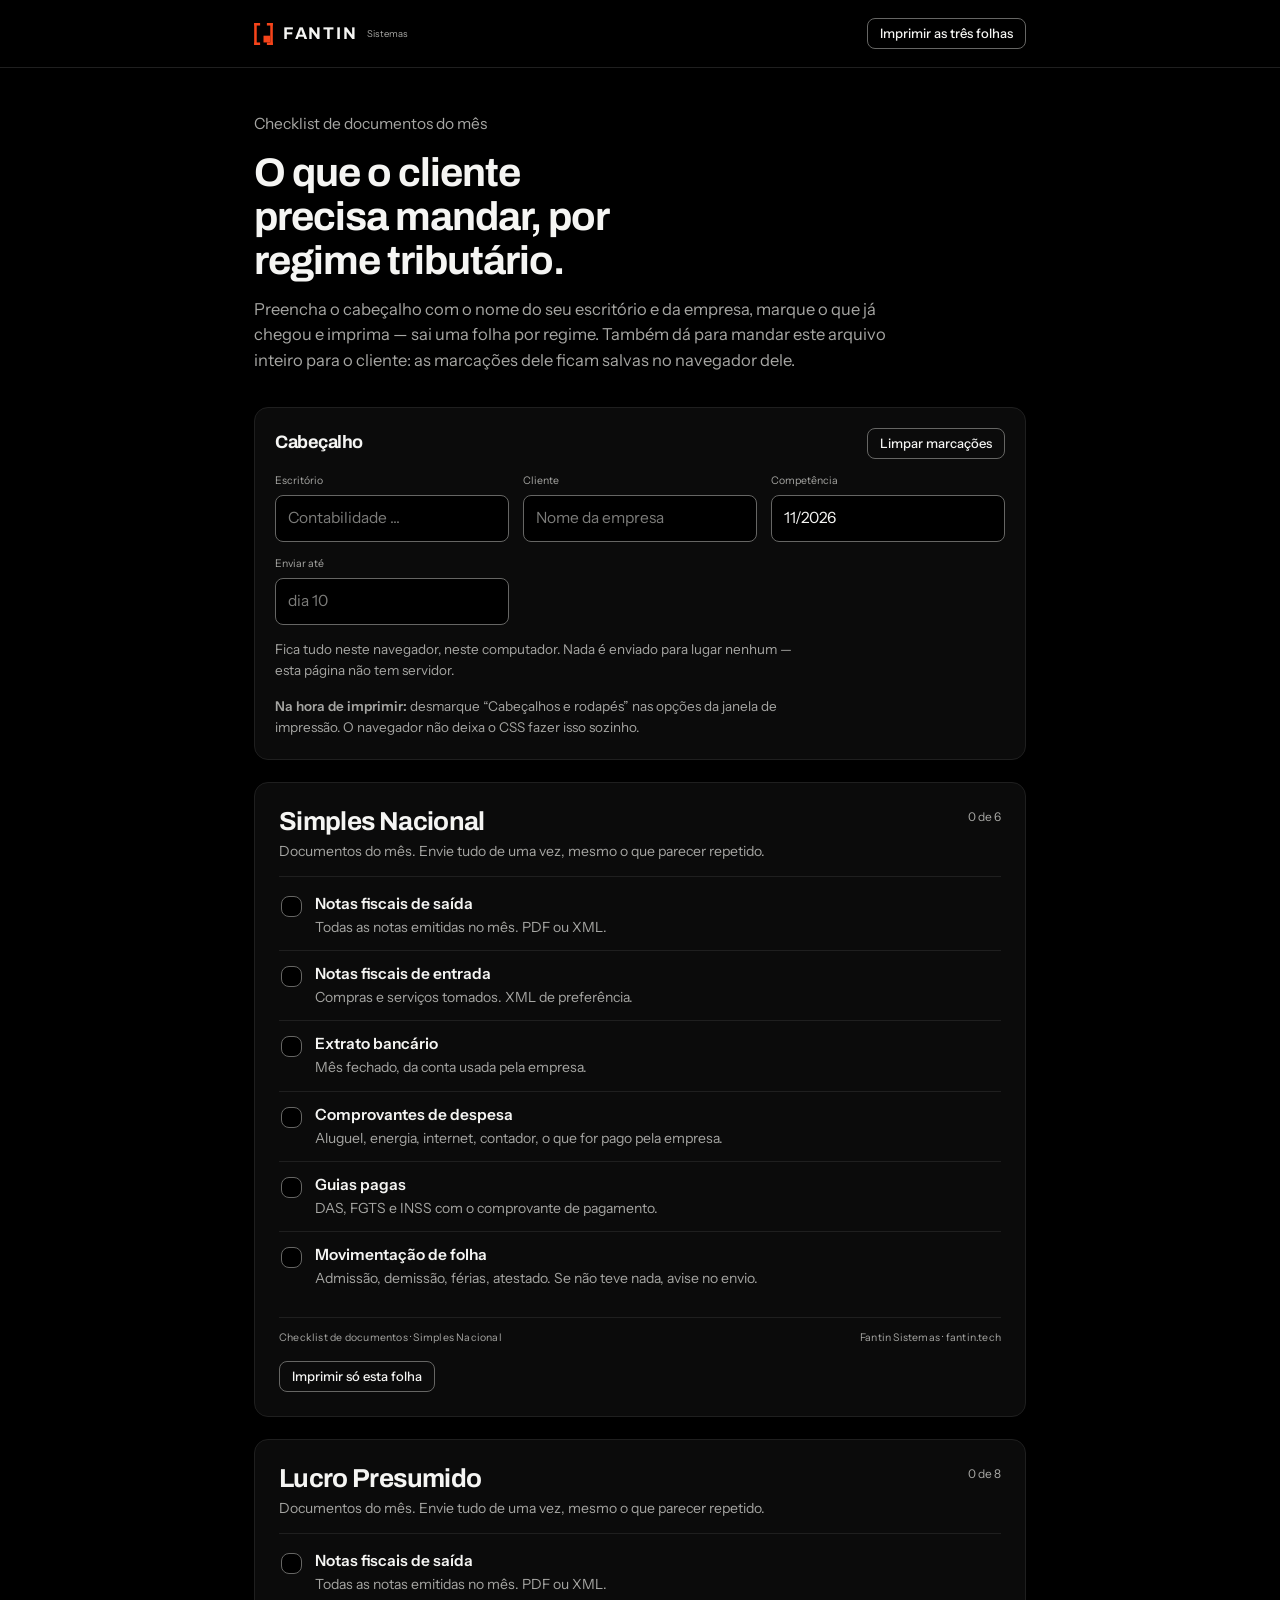
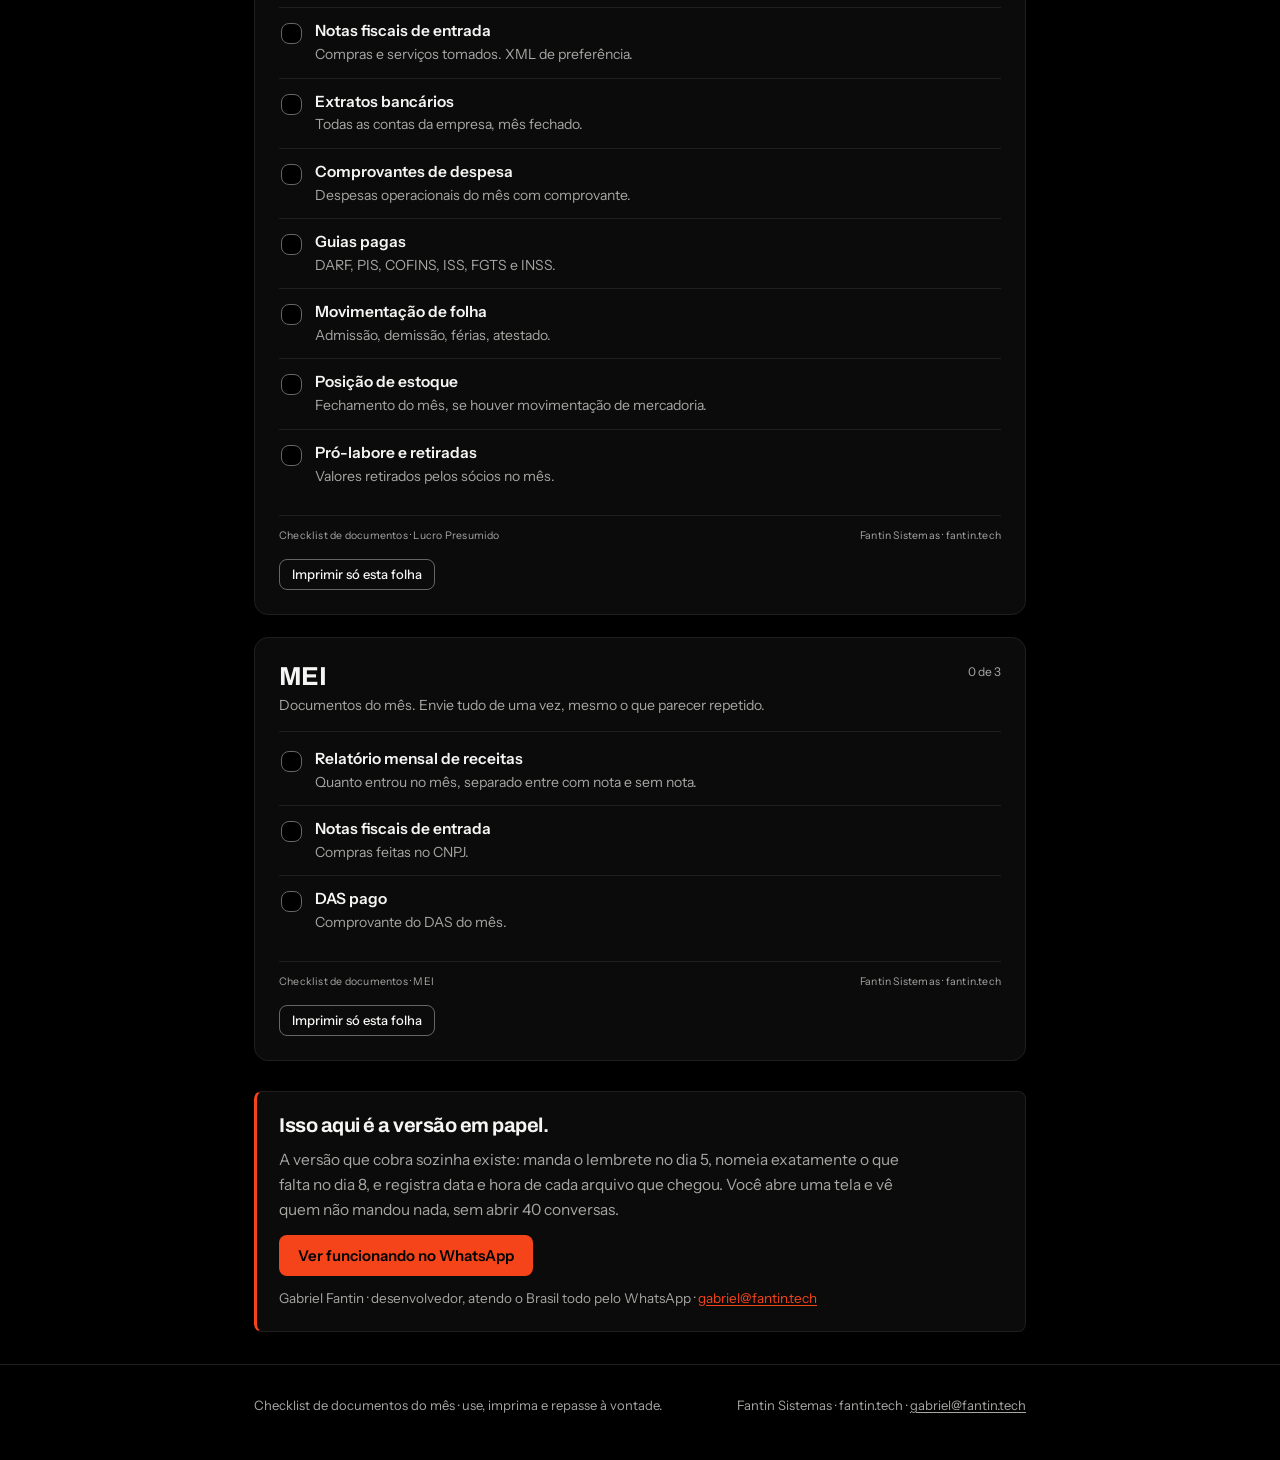
<file: checklist-documentos/index.html>
<!doctype html>
<html lang="pt-BR" data-tema="papel">
<head>
<meta charset="utf-8">
<meta name="theme-color" content="#000000">
<meta name="color-scheme" content="dark">
<meta name="viewport" content="width=device-width, initial-scale=1">
<title>Checklist de documentos do mês — por regime tributário</title>
<meta name="description" content="O que o cliente precisa mandar todo mês, por regime tributário. Marque, personalize com o nome do escritório e imprima — uma folha por regime.">
<meta name="robots" content="noindex">

<!--
  ═══════════════════════════════════════════════════════════════════
  ISCA — Checklist de documentos do mês
  Material para o escritório de contabilidade personalizar e repassar
  para a carteira dele. Abre por file:// (duplo clique) e por HTTP.

  Fonte do conteúdo: prototipos/01-portal-contabil/index.html → var CATALOGO
  Se o CATALOGO mudar lá, mude aqui também. São duas listas separadas
  de propósito: este arquivo não pode depender de JS de outro projeto.

  Sem biblioteca externa. CSS e JS embutidos. Fontes do Google Fonts,
  o mesmo conjunto de site/index.html.

  DECISÕES DE IMPRESSÃO
  · Uma folha A4 por regime (.folha + .folha { break-before: page }).
  · O bloco de venda do fim NÃO imprime. O papel é do contador, não é
    anúncio. O que imprime é uma linha de assinatura discreta no pé de
    cada folha.
  · O cabeçalho/rodapé do navegador não sai por CSS — a página avisa o
    usuário para desmarcar na janela de impressão.
  ═══════════════════════════════════════════════════════════════════
-->


<link rel="canonical" href="https://fantin.tech/checklist-documentos/">
<link rel="icon" href="../favicon.svg" type="image/svg+xml">
<link rel="apple-touch-icon" href="../apple-touch-icon.png">


<link rel="stylesheet" href="../sistema/tokens.css">
<link rel="stylesheet" href="../sistema/motion.css">
<link rel="stylesheet" href="../ponte.css">

<style>
/* Paleta e movimento vêm de sistema/. Aqui só o que é desta página. */
/* ── tokens: mesmos de site/index.html ──────────────────────────── */

*{box-sizing:border-box;margin:0;padding:0}
body{
  background:var(--fundo); color:var(--texto);
  font-family:var(--f-sans);
  font-size:16px; line-height:1.6; -webkit-font-smoothing:antialiased;
  overflow-wrap:anywhere;
}
a{color:var(--acento);text-underline-offset:2px}
:focus-visible{outline:2px solid var(--acento);outline-offset:3px;border-radius:var(--raio-1)}
@media (prefers-reduced-motion:reduce){*{animation:none!important;transition:none!important}}

.wrap{max-width:820px;margin:0 auto;padding:0 24px}
@media(max-width:600px){.wrap{padding:0 16px}}

/* ── marca ──────────────────────────────────────────────────────── */
.mark{display:inline-flex;align-items:baseline;gap:9px;text-decoration:none;color:var(--texto)}
.mark svg{flex:none}
.mark .wordmark{font-family:var(--f-display);font-weight:600;font-size:17px;letter-spacing:-.01em}
.mark .sub{font-size:9.5px;color:var(--texto-2)}

/* ── tipografia ─────────────────────────────────────────────────── */
.eyebrow{font-size:15.5px;color:var(--texto-2)}
h1{font-family:var(--f-display);font-weight:600;font-size:clamp(27px,4.4vw,40px);line-height:1.08;letter-spacing:-.022em;text-wrap:balance;max-width:20ch}
h2{font-family:var(--f-display);font-weight:600;font-size:clamp(21px,2.8vw,26px);line-height:1.2;letter-spacing:-.016em}
h3{font-size:16.5px;font-weight:600;letter-spacing:-.005em;line-height:1.35}
.lede{font-size:16.5px;line-height:1.55;color:var(--texto-2);max-width:60ch}
p{max-width:64ch}

/* ── topo ───────────────────────────────────────────────────────── */
.topo{border-bottom:1px solid var(--linha);padding:18px 0}
.topo .wrap{display:flex;align-items:center;justify-content:space-between;gap:16px;flex-wrap:wrap}
.intro{padding:clamp(28px,5vw,44px) 0 8px;display:flex;flex-direction:column;gap:14px;align-items:flex-start}

/* ── painel de personalização ───────────────────────────────────── */
.painel{background:var(--fundo-2);border:1px solid var(--linha);border-radius:var(--raio-3);padding:20px;margin:26px 0 10px;display:flex;flex-direction:column;gap:14px}
.painel .tit{display:flex;justify-content:space-between;align-items:baseline;gap:12px;flex-wrap:wrap}
.campos{display:grid;grid-template-columns:repeat(auto-fit,minmax(190px,1fr));gap:14px}
.campo{display:flex;flex-direction:column;gap:5px;min-width:0}
.campo label{font-size:10.5px;color:var(--texto-2)}
.campo input{
  width:100%;min-width:0;font:inherit;font-size:15.5px;color:var(--texto);
  background:var(--fundo);border:1px solid var(--linha-forte);border-radius:var(--raio-2);padding:10px 12px;
}
.campo input::placeholder{color:var(--texto-2);opacity:.75}
.campo input:focus-visible{outline:2px solid var(--acento);outline-offset:1px}

/* ── botões ─────────────────────────────────────────────────────── */
.btn{display:inline-flex;align-items:center;gap:8px;font-family:var(--f-sans);font-size:15px;font-weight:600;line-height:1;padding:12px 18px;border-radius:var(--raio-2);text-decoration:none;border:1px solid transparent;cursor:pointer;transition:background .16s var(--curva-saida),border-color .16s var(--curva-saida);color:var(--texto);background:transparent}
.btn-primary{background:var(--acento);color:var(--texto-sobre-acento)}
.btn-primary:hover{background:var(--acento-hover)}
.btn-ghost{border-color:var(--linha-forte)}
.btn-ghost:hover{background:var(--fundo-2)}
.btn-mini{font-size:13px;padding:8px 12px;font-weight:500}
.btn-row{display:flex;flex-wrap:wrap;gap:10px;align-items:center}
.nota{font-size:13.5px;color:var(--texto-2);max-width:60ch}

/* ── folha (um regime) ──────────────────────────────────────────── */
.folha{border:1px solid var(--linha);border-radius:var(--raio-3);padding:24px;margin:22px 0;background:var(--fundo)}
.folha-cab{display:flex;justify-content:space-between;align-items:flex-start;gap:16px;flex-wrap:wrap;border-bottom:1px solid var(--linha);padding-bottom:14px;margin-bottom:4px}
.folha-cab .t{display:flex;flex-direction:column;gap:4px}
.folha-cab .t p{font-size:14px;color:var(--texto-2);margin:0}
.conta{font-size:12px;color:var(--texto-2);font-variant-numeric:tabular-nums;white-space:nowrap}

/* cabeçalho que só existe no papel */
.cab-print{display:none}

/* ── lista de documentos ────────────────────────────────────────── */
.docs{list-style:none;display:flex;flex-direction:column}
.docs li{border-bottom:1px solid var(--linha)}
.docs li:last-child{border-bottom:0}
.item{display:flex;gap:13px;align-items:flex-start;padding:13px 2px;cursor:pointer}
.item:hover .nome{color:var(--acento)}
.chk{
  appearance:none;-webkit-appearance:none;
  width:21px;height:21px;flex:none;margin-top:2px;
  border:1.5px solid var(--linha-forte);border-radius:var(--raio-1);
  background:var(--fundo);position:relative;cursor:pointer;
}
.chk:checked{background:var(--acento);border-color:var(--acento)}
.chk:checked::after{
  content:"";position:absolute;left:6.5px;top:2.5px;width:5px;height:10px;
  border:solid var(--texto-sobre-acento);border-width:0 2px 2px 0;transform:rotate(45deg);
}
.chk:focus-visible{outline:2px solid var(--acento);outline-offset:2px}
.txt{display:flex;flex-direction:column;gap:2px;min-width:0}
.nome{font-weight:600;font-size:15.5px;line-height:1.35}
.dica{font-size:14px;color:var(--texto-2);line-height:1.45;max-width:62ch}
.item input:checked ~ .txt .nome{text-decoration:line-through;text-decoration-thickness:1px;color:var(--texto-2)}

/* pé de cada folha — assinatura discreta */
.folha-pe{margin-top:16px;padding-top:12px;border-top:1px solid var(--linha);display:flex;justify-content:space-between;gap:14px;flex-wrap:wrap;font-size:10.5px;color:var(--texto-2);letter-spacing:.02em}

/* ── bloco final (não imprime) ──────────────────────────────────── */
.fim{border:1px solid var(--linha);border-left:3px solid var(--acento);border-radius:var(--raio-2);background:var(--fundo-2);padding:22px;margin:30px 0 8px;display:flex;flex-direction:column;gap:12px;align-items:flex-start}
.fim h2{font-size:20px}
.fim p{font-size:15.5px;color:var(--texto-2)}

footer{padding:30px 0 44px;font-size:13px;color:var(--texto-2);border-top:1px solid var(--linha);margin-top:32px}
footer .wrap{display:flex;flex-wrap:wrap;gap:14px;justify-content:space-between;align-items:baseline}
footer a{color:var(--texto-2)}

/* ══ IMPRESSÃO ═══════════════════════════════════════════════════ */
@page{ size:A4; margin:14mm 15mm; }


/* paleta e tipografia da pagina de venda, para o site falar uma lingua so.
   Fica no fim do bloco de propósito: vence por ordem, sem !important. */
body{font-family:var(--f-sans)}
h1,h2,h3{font-family:var(--f-display);letter-spacing:-.025em;line-height:1.1}
h1{font-weight:700}
h2,h3{font-weight:700}
h3{letter-spacing:-.015em;line-height:1.25}
.mark svg{color:var(--acento)}
.mark{align-items:center;gap:10px}
.mark .wordmark{font-family:var(--f-display);font-weight:700;letter-spacing:.1em}
header{background:var(--fundo-2)}

.btn:hover{background:var(--fundo-2)}
.folha{background:var(--fundo-2)}

@media print{
  /* tokens voltam ao claro: papel escuro gasta tinta e não lê */
  :root, :root[data-tema="tinta"], :root:not([data-tema="papel"]){
    --bg:#171A16; --surface:#1F231D; --text:#E8EAE3; --text-2:#9AA294;
    --line:#2B302A; --line-2:#3D443B; --accent:#C2564A; --on-accent:#FFFFFF;
    --sig:#C2564A; --sig-text:#E8EAE3; --sig-bg:#2E241F;
  }
  html,body{background:#fff;color:#000;font-size:11.5pt;line-height:1.42}
  .no-print,.topo,.intro,.painel,.fim,footer,.conta{display:none!important}
  .wrap{max-width:none;padding:0}

  .folha{border:0;border-radius:0;padding:0;margin:0;break-inside:auto}
  .folha + .folha{break-before:page}

  .folha-cab{border-bottom:1.2pt solid #000;padding-bottom:7pt;margin-bottom:0}
  .folha-cab h2{font-size:20pt;letter-spacing:-.012em}
  .folha-cab .t p{font-size:9.5pt;color:#333}

  /* cabeçalho de papel: campos do escritório, um por folha */
  .cab-print{
    display:flex;flex-wrap:wrap;gap:7pt 20pt;
    margin:11pt 0 13pt;font-size:10.5pt;color:#000;
  }
  .cab-print span{display:flex;align-items:baseline;gap:6pt;min-width:38%}
  .cab-print b{font-weight:600;font-size:8pt;letter-spacing:.09em;color:#444;white-space:nowrap}
  .cab-print i{font-style:normal;flex:1;min-width:70pt;border-bottom:.6pt solid #999;min-height:14pt}

  .docs li{border-bottom:.5pt dotted #BBB;break-inside:avoid}
  .item{padding:9pt 0;gap:9pt;cursor:auto}
  .chk{
    width:13pt;height:13pt;margin-top:1.5pt;border:1pt solid #000;
    background:#fff!important;border-radius:0;
  }
  .chk:checked{background:#fff!important;border-color:#000!important}
  .chk:checked::after{left:4pt;top:1pt;width:3.2pt;height:7.6pt;border-color:#000;border-width:0 1.2pt 1.2pt 0}
  .nome{font-size:12pt;font-weight:600}
  .item input:checked ~ .txt .nome{text-decoration:none;color:#000}
  .dica{font-size:9.8pt;color:#333;max-width:none;line-height:1.35}

  .folha-pe{margin-top:14pt;padding-top:6pt;border-top:.5pt solid #999;font-size:8pt;color:#555}

  a{color:#000;text-decoration:none}
}

/* imprimir um regime só — botão "só esta folha" */
@media print{
  body[data-solo="simples"]   .folha:not([data-regime="simples"]),
  body[data-solo="presumido"] .folha:not([data-regime="presumido"]),
  body[data-solo="mei"]       .folha:not([data-regime="mei"]){display:none!important}
  body[data-solo] .folha{break-before:auto!important}
}
</style>
</head>
<body>

<div class="topo no-print">
  <div class="wrap">
    <span class="mark" aria-label="Fantin Sistemas">
      <svg width="19" height="22" viewBox="0 0 22 26" role="img" aria-hidden="true">
        <g fill="currentColor">
          <rect x="0" y="0" width="3" height="26"/><rect x="0" y="0" width="7" height="3"/><rect x="0" y="23" width="7" height="3"/>
          <rect x="19" y="0" width="3" height="26"/><rect x="15" y="0" width="7" height="3"/><rect x="15" y="23" width="7" height="3"/>
          <rect x="11" y="15" width="8" height="8"/>
        </g>
      </svg>
      <span class="wordmark">FANTIN</span>
      <span class="sub">Sistemas</span>
    </span>
    <button class="btn btn-ghost btn-mini" id="btn-imprimir" type="button">Imprimir as três folhas</button>
  </div>
</div>

<main>
<div class="wrap">

  <div class="intro no-print">
    <p class="eyebrow">Checklist de documentos do mês</p>
    <h1>O que o cliente precisa mandar, por regime tributário.</h1>
    <p class="lede">
      Preencha o cabeçalho com o nome do seu escritório e da empresa, marque o que já
      chegou e imprima — sai uma folha por regime. Também dá para mandar este arquivo
      inteiro para o cliente: as marcações dele ficam salvas no navegador dele.
    </p>
  </div>

  <!-- ── personalização ────────────────────────────────────────── -->
  <section class="painel no-print" aria-labelledby="t-painel">
    <div class="tit">
      <h2 id="t-painel" style="font-size:18px">Cabeçalho</h2>
      <button class="btn btn-ghost btn-mini" id="btn-limpar" type="button">Limpar marcações</button>
    </div>
    <div class="campos">
      <div class="campo">
        <label for="f-escritorio">Escritório</label>
        <input id="f-escritorio" data-campo="escritorio" type="text" autocomplete="off" placeholder="Contabilidade ...">
      </div>
      <div class="campo">
        <label for="f-cliente">Cliente</label>
        <input id="f-cliente" data-campo="cliente" type="text" autocomplete="off" placeholder="Nome da empresa">
      </div>
      <div class="campo">
        <label for="f-competencia">Compet&ecirc;ncia</label>
        <input id="f-competencia" data-campo="competencia" type="text" autocomplete="off" placeholder="MM/AAAA">
      </div>
      <div class="campo">
        <label for="f-prazo">Enviar at&eacute;</label>
        <input id="f-prazo" data-campo="prazo" type="text" autocomplete="off" placeholder="dia 10">
      </div>
    </div>
    <p class="nota">
      Fica tudo neste navegador, neste computador. Nada é enviado para lugar nenhum —
      esta página não tem servidor.
    </p>
    <p class="nota">
      <strong>Na hora de imprimir:</strong> desmarque &ldquo;Cabe&ccedil;alhos e rodap&eacute;s&rdquo; nas
      op&ccedil;&otilde;es da janela de impress&atilde;o. O navegador n&atilde;o deixa o CSS fazer isso sozinho.
    </p>
  </section>

  <!-- ═══ FOLHA 1 — SIMPLES NACIONAL ═════════════════════════════ -->
  <section class="folha" data-regime="simples" aria-labelledby="h-simples">
    <div class="folha-cab">
      <div class="t">
        <h2 id="h-simples">Simples Nacional</h2>
        <p>Documentos do m&ecirc;s. Envie tudo de uma vez, mesmo o que parecer repetido.</p>
      </div>
      <span class="conta" data-conta="simples" aria-live="polite"></span>
    </div>

    <div class="cab-print" aria-hidden="true">
      <span><b>Escrit&oacute;rio</b><i data-fill="escritorio"></i></span>
      <span><b>Cliente</b><i data-fill="cliente"></i></span>
      <span><b>Compet&ecirc;ncia</b><i data-fill="competencia"></i></span>
      <span><b>Enviar at&eacute;</b><i data-fill="prazo"></i></span>
    </div>

    <ul class="docs">
      <li><label class="item" for="k-simples-nfs">
        <input class="chk" type="checkbox" id="k-simples-nfs" data-k="simples:nfs">
        <span class="txt"><span class="nome">Notas fiscais de sa&iacute;da</span>
        <span class="dica">Todas as notas emitidas no m&ecirc;s. PDF ou XML.</span></span></label></li>

      <li><label class="item" for="k-simples-nfe">
        <input class="chk" type="checkbox" id="k-simples-nfe" data-k="simples:nfe">
        <span class="txt"><span class="nome">Notas fiscais de entrada</span>
        <span class="dica">Compras e servi&ccedil;os tomados. XML de prefer&ecirc;ncia.</span></span></label></li>

      <li><label class="item" for="k-simples-ext">
        <input class="chk" type="checkbox" id="k-simples-ext" data-k="simples:ext">
        <span class="txt"><span class="nome">Extrato banc&aacute;rio</span>
        <span class="dica">M&ecirc;s fechado, da conta usada pela empresa.</span></span></label></li>

      <li><label class="item" for="k-simples-desp">
        <input class="chk" type="checkbox" id="k-simples-desp" data-k="simples:desp">
        <span class="txt"><span class="nome">Comprovantes de despesa</span>
        <span class="dica">Aluguel, energia, internet, contador, o que for pago pela empresa.</span></span></label></li>

      <li><label class="item" for="k-simples-guias">
        <input class="chk" type="checkbox" id="k-simples-guias" data-k="simples:guias">
        <span class="txt"><span class="nome">Guias pagas</span>
        <span class="dica">DAS, FGTS e INSS com o comprovante de pagamento.</span></span></label></li>

      <li><label class="item" for="k-simples-folha">
        <input class="chk" type="checkbox" id="k-simples-folha" data-k="simples:folha">
        <span class="txt"><span class="nome">Movimenta&ccedil;&atilde;o de folha</span>
        <span class="dica">Admiss&atilde;o, demiss&atilde;o, f&eacute;rias, atestado. Se n&atilde;o teve nada, avise no envio.</span></span></label></li>
    </ul>

    <div class="folha-pe">
      <span>Checklist de documentos &middot; Simples Nacional</span>
      <span>Fantin Sistemas &middot; fantin.tech</span>
    </div>
    <div class="btn-row no-print" style="margin-top:14px">
      <button class="btn btn-ghost btn-mini" type="button" data-solo="simples">Imprimir s&oacute; esta folha</button>
    </div>
  </section>

  <!-- ═══ FOLHA 2 — LUCRO PRESUMIDO ══════════════════════════════ -->
  <section class="folha" data-regime="presumido" aria-labelledby="h-presumido">
    <div class="folha-cab">
      <div class="t">
        <h2 id="h-presumido">Lucro Presumido</h2>
        <p>Documentos do m&ecirc;s. Envie tudo de uma vez, mesmo o que parecer repetido.</p>
      </div>
      <span class="conta" data-conta="presumido" aria-live="polite"></span>
    </div>

    <div class="cab-print" aria-hidden="true">
      <span><b>Escrit&oacute;rio</b><i data-fill="escritorio"></i></span>
      <span><b>Cliente</b><i data-fill="cliente"></i></span>
      <span><b>Compet&ecirc;ncia</b><i data-fill="competencia"></i></span>
      <span><b>Enviar at&eacute;</b><i data-fill="prazo"></i></span>
    </div>

    <ul class="docs">
      <li><label class="item" for="k-presumido-nfs">
        <input class="chk" type="checkbox" id="k-presumido-nfs" data-k="presumido:nfs">
        <span class="txt"><span class="nome">Notas fiscais de sa&iacute;da</span>
        <span class="dica">Todas as notas emitidas no m&ecirc;s. PDF ou XML.</span></span></label></li>

      <li><label class="item" for="k-presumido-nfe">
        <input class="chk" type="checkbox" id="k-presumido-nfe" data-k="presumido:nfe">
        <span class="txt"><span class="nome">Notas fiscais de entrada</span>
        <span class="dica">Compras e servi&ccedil;os tomados. XML de prefer&ecirc;ncia.</span></span></label></li>

      <li><label class="item" for="k-presumido-ext">
        <input class="chk" type="checkbox" id="k-presumido-ext" data-k="presumido:ext">
        <span class="txt"><span class="nome">Extratos banc&aacute;rios</span>
        <span class="dica">Todas as contas da empresa, m&ecirc;s fechado.</span></span></label></li>

      <li><label class="item" for="k-presumido-desp">
        <input class="chk" type="checkbox" id="k-presumido-desp" data-k="presumido:desp">
        <span class="txt"><span class="nome">Comprovantes de despesa</span>
        <span class="dica">Despesas operacionais do m&ecirc;s com comprovante.</span></span></label></li>

      <li><label class="item" for="k-presumido-guias">
        <input class="chk" type="checkbox" id="k-presumido-guias" data-k="presumido:guias">
        <span class="txt"><span class="nome">Guias pagas</span>
        <span class="dica">DARF, PIS, COFINS, ISS, FGTS e INSS.</span></span></label></li>

      <li><label class="item" for="k-presumido-folha">
        <input class="chk" type="checkbox" id="k-presumido-folha" data-k="presumido:folha">
        <span class="txt"><span class="nome">Movimenta&ccedil;&atilde;o de folha</span>
        <span class="dica">Admiss&atilde;o, demiss&atilde;o, f&eacute;rias, atestado.</span></span></label></li>

      <li><label class="item" for="k-presumido-est">
        <input class="chk" type="checkbox" id="k-presumido-est" data-k="presumido:est">
        <span class="txt"><span class="nome">Posi&ccedil;&atilde;o de estoque</span>
        <span class="dica">Fechamento do m&ecirc;s, se houver movimenta&ccedil;&atilde;o de mercadoria.</span></span></label></li>

      <li><label class="item" for="k-presumido-pro">
        <input class="chk" type="checkbox" id="k-presumido-pro" data-k="presumido:pro">
        <span class="txt"><span class="nome">Pr&oacute;-labore e retiradas</span>
        <span class="dica">Valores retirados pelos s&oacute;cios no m&ecirc;s.</span></span></label></li>
    </ul>

    <div class="folha-pe">
      <span>Checklist de documentos &middot; Lucro Presumido</span>
      <span>Fantin Sistemas &middot; fantin.tech</span>
    </div>
    <div class="btn-row no-print" style="margin-top:14px">
      <button class="btn btn-ghost btn-mini" type="button" data-solo="presumido">Imprimir s&oacute; esta folha</button>
    </div>
  </section>

  <!-- ═══ FOLHA 3 — MEI ══════════════════════════════════════════ -->
  <section class="folha" data-regime="mei" aria-labelledby="h-mei">
    <div class="folha-cab">
      <div class="t">
        <h2 id="h-mei">MEI</h2>
        <p>Documentos do m&ecirc;s. Envie tudo de uma vez, mesmo o que parecer repetido.</p>
      </div>
      <span class="conta" data-conta="mei" aria-live="polite"></span>
    </div>

    <div class="cab-print" aria-hidden="true">
      <span><b>Escrit&oacute;rio</b><i data-fill="escritorio"></i></span>
      <span><b>Cliente</b><i data-fill="cliente"></i></span>
      <span><b>Compet&ecirc;ncia</b><i data-fill="competencia"></i></span>
      <span><b>Enviar at&eacute;</b><i data-fill="prazo"></i></span>
    </div>

    <ul class="docs">
      <li><label class="item" for="k-mei-rec">
        <input class="chk" type="checkbox" id="k-mei-rec" data-k="mei:rec">
        <span class="txt"><span class="nome">Relat&oacute;rio mensal de receitas</span>
        <span class="dica">Quanto entrou no m&ecirc;s, separado entre com nota e sem nota.</span></span></label></li>

      <li><label class="item" for="k-mei-nfe">
        <input class="chk" type="checkbox" id="k-mei-nfe" data-k="mei:nfe">
        <span class="txt"><span class="nome">Notas fiscais de entrada</span>
        <span class="dica">Compras feitas no CNPJ.</span></span></label></li>

      <li><label class="item" for="k-mei-guias">
        <input class="chk" type="checkbox" id="k-mei-guias" data-k="mei:guias">
        <span class="txt"><span class="nome">DAS pago</span>
        <span class="dica">Comprovante do DAS do m&ecirc;s.</span></span></label></li>
    </ul>

    <div class="folha-pe">
      <span>Checklist de documentos &middot; MEI</span>
      <span>Fantin Sistemas &middot; fantin.tech</span>
    </div>
    <div class="btn-row no-print" style="margin-top:14px">
      <button class="btn btn-ghost btn-mini" type="button" data-solo="mei">Imprimir s&oacute; esta folha</button>
    </div>
  </section>

  <!-- ── bloco final: honesto e curto. Não vai para o papel. ───── -->
  <aside class="fim no-print">
    <h2>Isso aqui &eacute; a vers&atilde;o em papel.</h2>
    <p>
      A vers&atilde;o que cobra sozinha existe: manda o lembrete no dia 5, nomeia exatamente
      o que falta no dia 8, e registra data e hora de cada arquivo que chegou. Voc&ecirc; abre
      uma tela e v&ecirc; quem n&atilde;o mandou nada, sem abrir 40 conversas.
    </p>
    <a class="btn btn-primary"
       href="https://wa.me/5527992864820?text=Oi%20Gabriel%2C%20usei%20o%20checklist%20de%20documentos%20e%20queria%20ver%20a%20vers%C3%A3o%20que%20cobra%20sozinha."
       target="_blank" rel="noopener">Ver funcionando no WhatsApp</a>
    <p style="font-size:13.5px">
      Gabriel Fantin &middot; desenvolvedor, atendo o Brasil todo pelo WhatsApp &middot;
      <a href="mailto:gabriel@fantin.tech">gabriel@fantin.tech</a>
    </p>
  </aside>

</div>
</main>

<footer class="no-print">
  <div class="wrap">
    <span>Checklist de documentos do m&ecirc;s &middot; use, imprima e repasse &agrave; vontade.</span>
    <span>Fantin Sistemas &middot; fantin.tech &middot; <a href="mailto:gabriel@fantin.tech">gabriel@fantin.tech</a></span>
  </div>
</footer>

<script>
(function(){
  "use strict";

  var KEY = "fs_checklist_v1";
  var CAMPOS = ["escritorio","cliente","competencia","prazo"];

  /* ── estado ────────────────────────────────────────────────── */
  var S = { campos:{}, marcados:{} };

  function carregar(){
    try{
      var raw = localStorage.getItem(KEY);
      if(!raw) return;
      var o = JSON.parse(raw);
      if(o && typeof o === "object"){
        if(o.campos   && typeof o.campos   === "object") S.campos   = o.campos;
        if(o.marcados && typeof o.marcados === "object") S.marcados = o.marcados;
      }
    }catch(e){}
  }

  function salvar(){
    try{ localStorage.setItem(KEY, JSON.stringify(S)); }catch(e){}
  }

  /* ── competência sugerida: mês anterior ────────────────────── */
  function competenciaPadrao(){
    var h = new Date();
    var c = new Date(h.getFullYear(), h.getMonth() - 1, 1);
    var mm = String(c.getMonth() + 1);
    if(mm.length < 2) mm = "0" + mm;
    return mm + "/" + c.getFullYear();
  }

  carregar();

  /* ── campos do cabeçalho ───────────────────────────────────── */
  var inputs = document.querySelectorAll("[data-campo]");

  function pintarCampo(nome){
    var v = S.campos[nome] || "";
    var alvos = document.querySelectorAll('[data-fill="' + nome + '"]');
    for(var i = 0; i < alvos.length; i++) alvos[i].textContent = v;
  }

  for(var i = 0; i < inputs.length; i++){
    (function(el){
      var nome = el.getAttribute("data-campo");
      if(typeof S.campos[nome] !== "string"){
        S.campos[nome] = (nome === "competencia") ? competenciaPadrao() : "";
      }
      el.value = S.campos[nome];
      pintarCampo(nome);
      el.addEventListener("input", function(){
        S.campos[nome] = el.value;
        pintarCampo(nome);
        salvar();
      });
    })(inputs[i]);
  }

  /* ── caixas de marcar ──────────────────────────────────────── */
  var caixas = document.querySelectorAll("[data-k]");

  function contar(){
    var regimes = document.querySelectorAll("[data-conta]");
    for(var r = 0; r < regimes.length; r++){
      var reg = regimes[r].getAttribute("data-conta");
      var lista = document.querySelectorAll('[data-k^="' + reg + ':"]');
      var n = 0;
      for(var k = 0; k < lista.length; k++){ if(lista[k].checked) n++; }
      regimes[r].textContent = n + " de " + lista.length;
    }
  }

  for(var j = 0; j < caixas.length; j++){
    (function(cx){
      var k = cx.getAttribute("data-k");
      cx.checked = S.marcados[k] === true;
      cx.addEventListener("change", function(){
        if(cx.checked) S.marcados[k] = true; else delete S.marcados[k];
        salvar();
        contar();
      });
    })(caixas[j]);
  }
  contar();

  /* ── limpar ────────────────────────────────────────────────── */
  var limpar = document.getElementById("btn-limpar");
  if(limpar) limpar.addEventListener("click", function(){
    S.marcados = {};
    for(var k = 0; k < caixas.length; k++) caixas[k].checked = false;
    salvar();
    contar();
  });

  /* ── impressão ─────────────────────────────────────────────── */
  function limparSolo(){ document.body.removeAttribute("data-solo"); }
  window.addEventListener("afterprint", limparSolo);

  var imprimir = document.getElementById("btn-imprimir");
  if(imprimir) imprimir.addEventListener("click", function(){
    limparSolo();
    window.print();
  });

  document.addEventListener("click", function(ev){
    var t = ev.target;
    if(!t || typeof t.closest !== "function") return;
    var b = t.closest("[data-solo]");
    if(!b || b === document.body) return;
    document.body.setAttribute("data-solo", b.getAttribute("data-solo"));
    window.print();
    /* rede de segurança: nem todo navegador dispara afterprint */
    setTimeout(limparSolo, 1500);
  });
})();
</script>

</body>
</html>
</file>
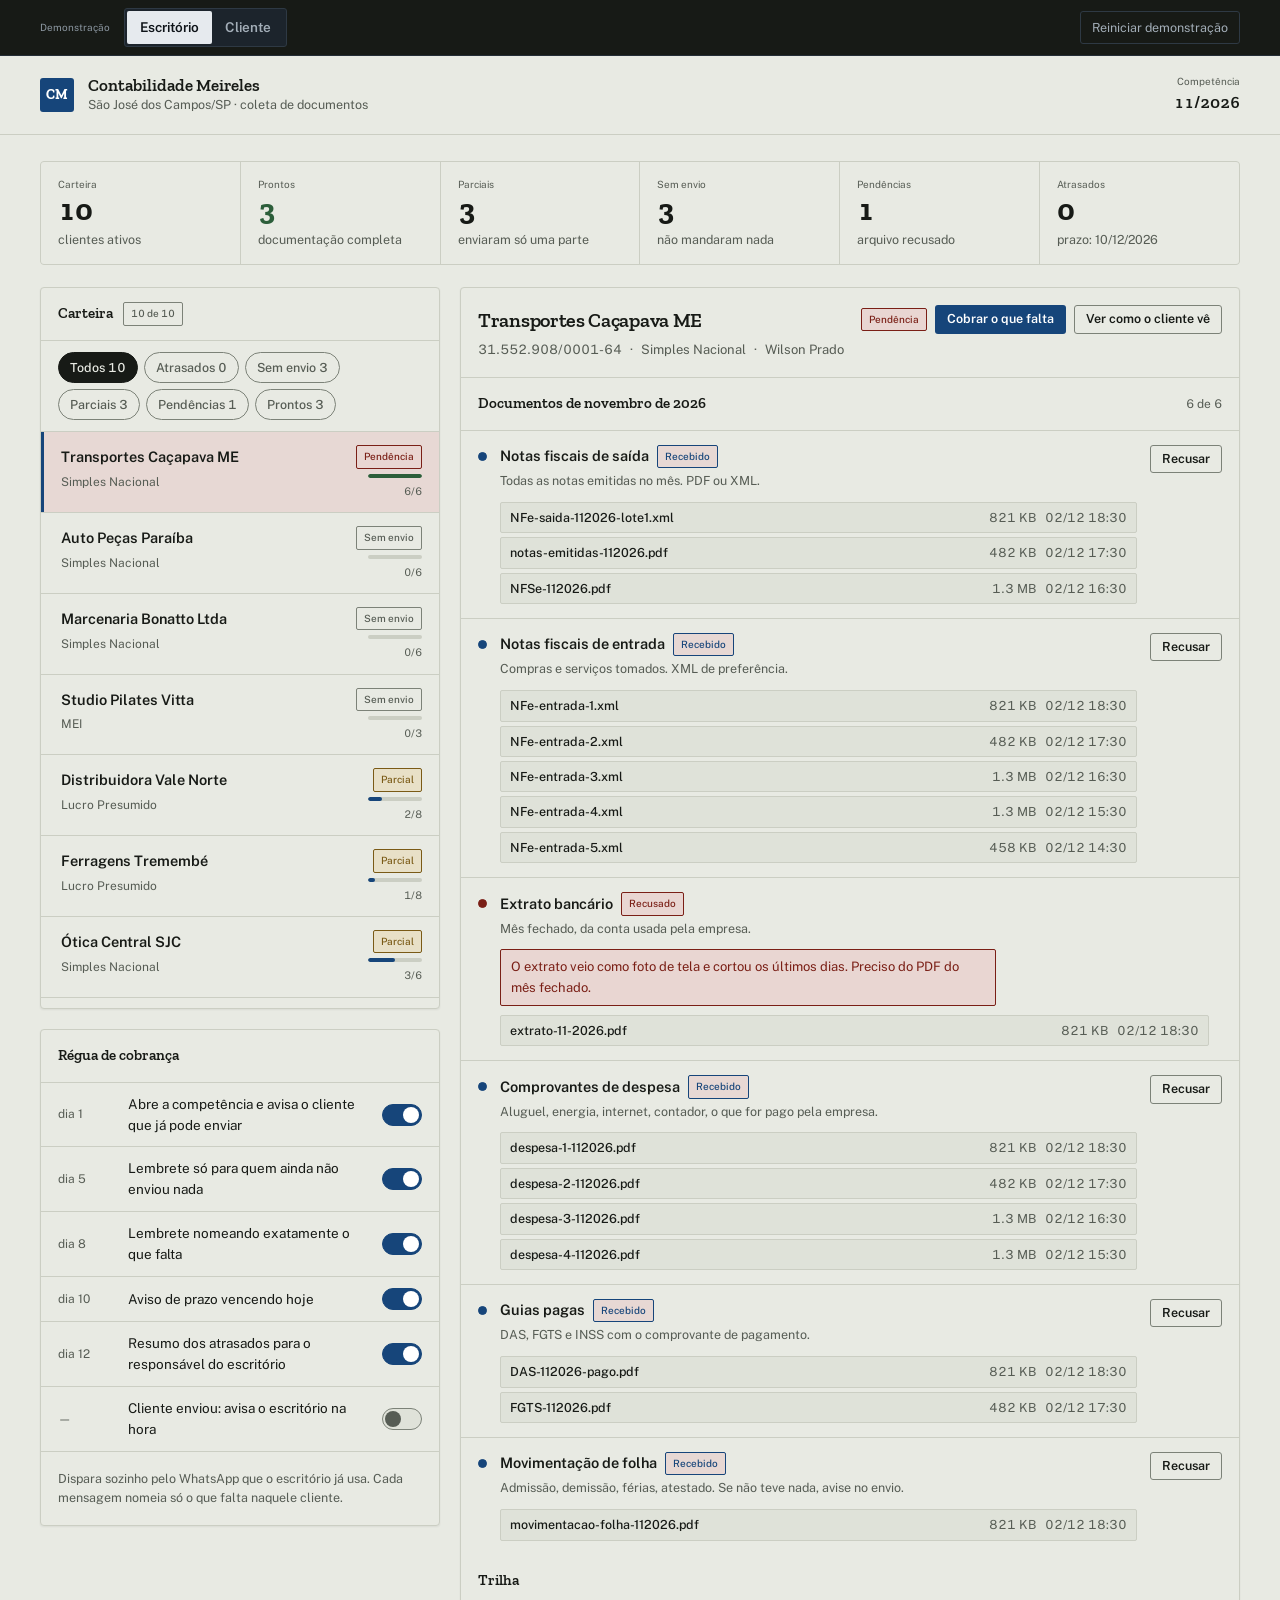
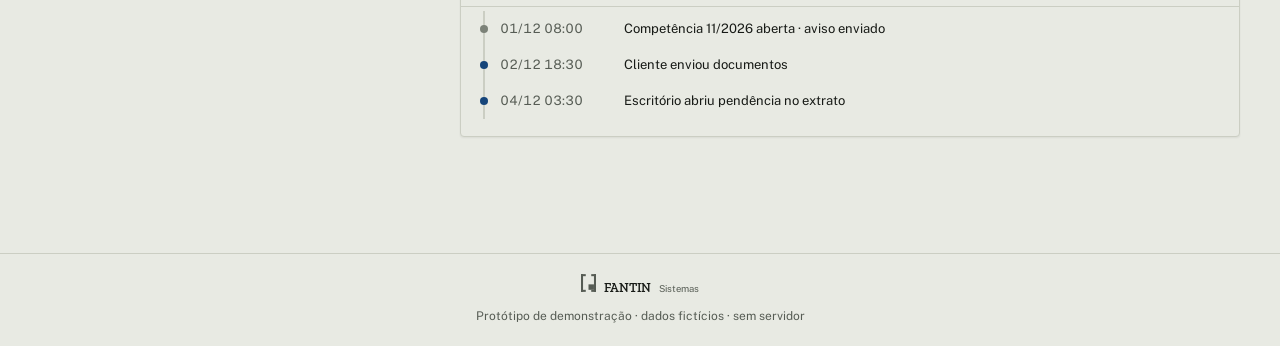
<file: demo/portal-contabil/index.html>
<!doctype html>
<html lang="pt-BR">
<head>
<meta charset="utf-8">
<meta name="viewport" content="width=device-width, initial-scale=1">
<title>Portal de documentos — protótipo</title>
<meta name="description" content="Protótipo funcional: coleta mensal de documentos entre escritório de contabilidade e cliente.">


<link rel="preconnect" href="https://fonts.googleapis.com">
<link rel="preconnect" href="https://fonts.gstatic.com" crossorigin>
<link rel="stylesheet" href="https://fonts.googleapis.com/css2?family=Public+Sans:wght@400;500;600&family=Zilla+Slab:wght@500;600;700&display=swap">

<style>
/* ═══════════════════════════════════════════════════════════════════
   TOKENS — cópia do sistema (../../site/sistema/tokens.css)
   ═══════════════════════════════════════════════════════════════════
   Esta demonstração é UM arquivo só de propósito: abre local, vai por
   link, hospeda em qualquer lugar. Por isso os tokens moram aqui em
   vez de virem por <link>. É a quarta duplicação aceita do sistema —
   as outras são arte.js e story.js. Mudou lá, muda aqui.

   O ACENTO É DO CLIENTE, não meu: --acento vem de --org, que o JS
   injeta a partir de ?k=hex. A cor do texto em cima do acento é
   calculada por luminância, para não existir botão ilegível seja qual
   for a cor que o escritório usa.
   ═══════════════════════════════════════════════════════════════════ */
:root{
  --c-papel-0:#F2F3EE; --c-papel-1:#E8EAE3; --c-papel-2:#DFE2D9; --c-papel-3:#D2D6CA;
  --c-tinta-900:#171A16; --c-tinta-700:#2E332C; --c-tinta-500:#565C54;
  --c-tinta-300:#7C8278; --c-tinta-100:#CBCEC3;
  --c-oxido-600:#8A2B22; --c-oxido-500:#A33A2E; --c-oxido-300:#C2564A; --c-oxido-100:#E7D8D4;
  --c-ok-600:#2C5E3A; --c-ok-100:#D6E1D4;
  --c-aviso-600:#7A5A16; --c-aviso-100:#E8E0C7;
  --c-erro-600:#7A1F16; --c-erro-100:#E9D6D2;

  --fonte-titulo:"Zilla Slab",Georgia,"Times New Roman",serif;
  --fonte-texto:"Public Sans",system-ui,-apple-system,"Segoe UI",Roboto,sans-serif;

  --esp-1:4px; --esp-2:8px; --esp-3:12px; --esp-4:16px; --esp-5:20px;
  --esp-6:24px; --esp-8:32px; --esp-10:40px; --esp-12:48px;

  --raio-1:2px; --raio-2:3px; --raio-3:4px; --raio-4:6px; --raio-pilula:999px;
  --borda-fina:1px; --borda-forte:2px; --borda-margem:3px;

  --elev-1:0 1px 2px rgba(23,26,22,.07);
  --elev-2:0 2px 4px rgba(23,26,22,.07), 0 4px 12px -4px rgba(23,26,22,.12);
  --elev-3:0 2px 6px rgba(23,26,22,.08), 0 12px 32px -10px rgba(23,26,22,.20);

  /* movimento — mesmos valores de sistema/motion.css */
  --mov-instantaneo:90ms; --mov-rapido:140ms; --mov-padrao:200ms;
  --mov-calmo:300ms; --mov-entrada:440ms;
  --curva-saida:cubic-bezier(.22,.61,.36,1);
  --curva-suave:cubic-bezier(.4,0,.2,1);
  --curva-carimbo:cubic-bezier(.34,1.26,.64,1);

  /* semântico — tema papel */
  --org:#8A2B22;                    /* o JS troca por ?k=hex */
  --org-texto:#FFFFFF;              /* calculado por luminância */
  --fundo:var(--c-papel-1); --fundo-2:var(--c-papel-2); --fundo-3:var(--c-papel-3);
  --fundo-alto:var(--c-papel-0);  --fundo-inverso:var(--c-tinta-900);
  --texto:var(--c-tinta-900); --texto-2:var(--c-tinta-500); --texto-3:var(--c-tinta-300);
  --texto-inverso:var(--c-papel-1);
  --linha:var(--c-tinta-100); --linha-forte:var(--c-tinta-300);
  --acento:var(--org-legivel,var(--org)); --acento-hover:var(--org-legivel,var(--org)); --acento-suave:var(--c-oxido-100);
  --texto-sobre-acento:var(--org-texto);
  --ok:var(--c-ok-600); --ok-suave:var(--c-ok-100);
  --aviso:var(--c-aviso-600); --aviso-suave:var(--c-aviso-100);
  --erro:var(--c-erro-600); --erro-suave:var(--c-erro-100);
  --anel-foco:0 0 0 3px rgba(23,26,22,.22);
  color-scheme:light;
}
@media (prefers-color-scheme: dark){
  :root:not([data-tema="papel"]){
    --fundo:var(--c-tinta-900); --fundo-2:#1F231D; --fundo-3:#2B302A;
    --fundo-alto:#22271F; --fundo-inverso:var(--c-papel-1);
    --texto:var(--c-papel-1); --texto-2:#9AA294; --texto-3:#6F776B;
    --texto-inverso:var(--c-tinta-900);
    --linha:#2B302A; --linha-forte:#6A7267;
    --acento-suave:#2E241F;
    --ok:#6FA97D; --ok-suave:#1E2B21;
    --aviso:#C9A75A; --aviso-suave:#2B2617;
    --erro:#EFA093; --erro-suave:#2E241F;
    --elev-3:0 12px 32px -8px rgba(0,0,0,.6);
    --anel-foco:0 0 0 3px rgba(232,234,227,.28);
    color-scheme:dark;
  }
}
[data-tema="tinta"]{
  --fundo:var(--c-tinta-900); --fundo-2:#1F231D; --fundo-3:#2B302A;
  --fundo-alto:#22271F; --fundo-inverso:var(--c-papel-1);
  --texto:var(--c-papel-1); --texto-2:#9AA294; --texto-3:#6F776B;
  --texto-inverso:var(--c-tinta-900);
  --linha:#2B302A; --linha-forte:#6A7267;
  --acento-suave:#2E241F;
  --ok:#6FA97D; --ok-suave:#1E2B21;
  --aviso:#C9A75A; --aviso-suave:#2B2617;
  --erro:#EFA093; --erro-suave:#2E241F;
  --elev-3:0 12px 32px -8px rgba(0,0,0,.6);
  --anel-foco:0 0 0 3px rgba(232,234,227,.28);
  color-scheme:dark;
}

*{box-sizing:border-box;margin:0;padding:0}
body{background:var(--fundo);color:var(--texto);font-family:"Public Sans",system-ui,"Segoe UI",Roboto,sans-serif;font-size:16px;line-height:1.55;-webkit-font-smoothing:antialiased}
button,input,select{font:inherit;color:inherit}
:focus-visible{outline:2px solid var(--acento);outline-offset:2px;border-radius:var(--raio-1)}
@media (prefers-reduced-motion:reduce){*{animation:none!important;transition:none!important}}
.mono{font-variant-numeric:tabular-nums}
h1,h2,h3{font-family:var(--fonte-titulo);letter-spacing:-.015em;text-wrap:balance}

/* ── barra de demonstração (não faz parte do produto) ───────────── */
.demobar{position:sticky;top:0;z-index:60;background:var(--texto);color:#E6EAEE;border-bottom:1px solid #242D36}
.demobar .in{max-width:1240px;margin:0 auto;padding:8px 20px;display:flex;align-items:center;gap:14px;flex-wrap:wrap}
.demobar .tag{font-size:10px;color:#8C97A1;white-space:nowrap}
.seg{display:inline-flex;background:#1C242C;border:1px solid #2E3944;border-radius:var(--raio-2);padding:2px}
.seg button{background:transparent;border:0;color:#A3AEB8;font-size:13.5px;font-weight:600;padding:6px 13px;border-radius:var(--raio-1);cursor:pointer}
.seg button[aria-pressed="true"]{background:#E6EAEE;color:#0E1318}
.demobar select{background:#1C242C;border:1px solid #2E3944;color:#E6EAEE;border-radius:var(--raio-2);padding:6px 9px;font-size:13.5px;max-width:210px}
.demobar .feito{font-size:12.5px;color:#A3AEB8;line-height:1.35;min-width:0;overflow:hidden;text-overflow:ellipsis;white-space:nowrap}
.demobar .reset{margin-left:auto;background:transparent;border:1px solid #2E3944;color:#A3AEB8;font-size:12.5px;padding:6px 11px;border-radius:var(--raio-2);cursor:pointer}
.demobar .reset:hover{color:#E6EAEE;border-color:#4E5A66}
@media(max-width:680px){.demobar .tag{display:none}.demobar .reset{margin-left:0}.demobar .feito{flex-basis:100%;order:9;white-space:normal}}

/* ── cabeçalho do escritório ────────────────────────────────────── */
.top{border-bottom:1px solid var(--linha);background:var(--fundo)}
.top .in{max-width:1240px;margin:0 auto;padding:18px 20px;display:flex;align-items:center;gap:14px;flex-wrap:wrap}
.logo{width:34px;height:34px;border-radius:var(--raio-2);background:var(--org);color:var(--org-texto-cru,#fff);display:grid;place-items:center;font-family:var(--fonte-titulo);font-weight:700;font-size:14px;letter-spacing:.02em;flex:none}
.org-nome{font-family:var(--fonte-titulo);font-weight:600;font-size:17px;line-height:1.2}
.org-sub{font-size:12.5px;color:var(--texto-2)}
.comp{margin-left:auto;text-align:right}
.comp .k{font-size:10px;color:var(--texto-2)}
.comp .v{font-family:var(--fonte-titulo);font-weight:600;font-size:17px}
@media(max-width:680px){.comp{margin-left:0;text-align:left;width:100%}}

main{max-width:1240px;margin:0 auto;padding:26px 20px 72px}

/* ── tiles de resumo ────────────────────────────────────────────── */
.tiles{display:grid;grid-template-columns:repeat(auto-fit,minmax(150px,1fr));gap:1px;background:var(--linha);border:1px solid var(--linha);border-radius:var(--raio-3);overflow:hidden;margin-bottom:22px}
.tile{background:var(--fundo);padding:15px 17px;display:flex;flex-direction:column;gap:3px}
.tile .k{font-size:10px;color:var(--texto-2)}
.tile .n{font-family:var(--fonte-titulo);font-weight:700;font-size:30px;line-height:1.05;letter-spacing:-.02em;font-variant-numeric:tabular-nums}
.tile .s{font-size:12.5px;color:var(--texto-2)}
.tile.alerta{background:var(--erro-suave)}
.tile.alerta .n,.tile.alerta .k{color:var(--erro)}
.tile.ok .n{color:var(--ok)}

/* ── layout painel ──────────────────────────────────────────────── */
.painel{display:grid;grid-template-columns:minmax(320px,400px) 1fr;gap:20px;align-items:start}
@media(max-width:900px){.painel{grid-template-columns:1fr}}

.card{border:1px solid var(--linha);border-radius:var(--raio-3);background:var(--fundo);box-shadow:var(--elev-1)}
.card-h{padding:14px 17px;border-bottom:1px solid var(--linha);display:flex;align-items:center;gap:10px;flex-wrap:wrap}
.card-h h2{font-size:15px;font-weight:600;letter-spacing:0}
.card-b{padding:17px}

.chips{display:flex;gap:6px;flex-wrap:wrap;padding:11px 17px;border-bottom:1px solid var(--linha)}
.chip{background:transparent;border:1px solid var(--linha-forte);color:var(--texto-2);font-size:12.5px;font-weight:500;padding:5px 11px;border-radius:100px;cursor:pointer;white-space:nowrap;transition:all .14s var(--curva-saida)}
.chip:hover{border-color:var(--texto-2);color:var(--texto)}
.chip[aria-pressed="true"]{background:var(--texto);border-color:var(--texto);color:var(--fundo)}

/* ── lista de clientes ──────────────────────────────────────────── */
.lista{list-style:none;max-height:min(64vh,620px);overflow:auto}
.lista li+li{border-top:1px solid var(--linha)}
.row{width:100%;text-align:left;background:transparent;border:0;padding:13px 17px;display:flex;gap:12px;align-items:flex-start;cursor:pointer;border-left:3px solid transparent;transition:background .12s var(--curva-saida)}
.row:hover{background:var(--fundo-2)}
.row[aria-current="true"]{background:var(--acento-suave);border-left-color:var(--acento)}
.row .nm{font-weight:600;font-size:14.5px;line-height:1.3}
.row .mt{font-size:12px;color:var(--texto-2);margin-top:3px;display:flex;gap:9px;flex-wrap:wrap;align-items:center}
.row .rt{margin-left:auto;display:flex;flex-direction:column;align-items:flex-end;gap:5px;flex:none}
.prog{width:54px;height:4px;border-radius:100px;background:var(--linha);overflow:hidden}
.prog i{display:block;height:100%;background:var(--acento);border-radius:100px}
.prog.full i{background:var(--ok)}
.empty{padding:34px 17px;text-align:center;color:var(--texto-2);font-size:14px}

/* ── pills de estado ────────────────────────────────────────────── */
.pill{font-size:10px;font-weight:500;padding:3px 7px;border-radius:var(--raio-1);border:1px solid;white-space:nowrap;display:inline-block}
.p-vazio{color:var(--texto-2);border-color:var(--linha-forte)}
.p-parcial{color:var(--aviso);border-color:var(--aviso);background:var(--aviso-suave)}
.p-completo{color:var(--acento);border-color:var(--acento);background:var(--acento-suave)}
.p-ok{color:var(--ok);border-color:var(--ok);background:var(--ok-suave)}
.p-erro{color:var(--erro);border-color:var(--erro);background:var(--erro-suave)}
.atraso{color:var(--erro);font-weight:600}

/* ── detalhe ────────────────────────────────────────────────────── */
.det-h{padding:17px;border-bottom:1px solid var(--linha);display:flex;gap:14px;align-items:flex-start;flex-wrap:wrap}
.det-h h2{font-size:20px;font-weight:600}
.det-h .sub{font-size:13px;color:var(--texto-2);margin-top:4px;display:flex;gap:8px;flex-wrap:wrap}
.det-acoes{margin-left:auto;display:flex;gap:8px;flex-wrap:wrap}
.btn.fechar{display:none}
@media(max-width:900px){
  .det{position:fixed;inset:0;z-index:70;background:var(--fundo);overflow:auto;border-radius:0;border:0}
  .det[hidden]{display:none}
  .btn.fechar{display:inline-flex}
}

.btn{display:inline-flex;align-items:center;justify-content:center;gap:8px;font-size:14px;font-weight:600;line-height:1;padding:10px 15px;border-radius:var(--raio-2);border:1px solid transparent;cursor:pointer;text-decoration:none;transition:background .14s var(--curva-saida),border-color .14s var(--curva-saida)}
.btn-primary{background:var(--acento);color:var(--texto-sobre-acento)}
.btn-primary:hover{background:var(--acento-hover)}
.btn-ghost{border-color:var(--linha-forte);background:transparent;color:var(--texto)}
.btn-ghost:hover{background:var(--fundo-2)}
.btn-sm{font-size:12.5px;padding:7px 11px}
.btn-lg{font-size:16px;padding:14px 22px;width:100%}
.btn:disabled{opacity:.45;cursor:not-allowed}

/* ── checklist de documentos ────────────────────────────────────── */
.docs{list-style:none}
.docs>li{border-bottom:1px solid var(--linha);padding:14px 17px;display:flex;gap:13px;align-items:flex-start}
.docs>li:last-child{border-bottom:0}
.dot{width:9px;height:9px;border-radius:100px;flex:none;margin-top:7px;border:1.5px solid var(--linha-forte)}
.dot.recebido{background:var(--acento);border-color:var(--acento)}
.dot.aprovado{background:var(--ok);border-color:var(--ok)}
.dot.pendencia{background:var(--erro);border-color:var(--erro)}
.doc-nm{font-weight:600;font-size:14.5px;display:flex;gap:8px;align-items:center;flex-wrap:wrap}
.doc-dica{font-size:12.5px;color:var(--texto-2);margin-top:2px;max-width:60ch}
.doc-rt{margin-left:auto;display:flex;gap:7px;align-items:center;flex:none}
.arqs{list-style:none;margin-top:9px;display:flex;flex-direction:column;gap:4px}
.arq{display:flex;gap:9px;align-items:center;font-size:12.5px;color:var(--texto-2);background:var(--fundo-2);border:1px solid var(--linha);border-radius:var(--raio-1);padding:5px 9px}
.arq .fn{color:var(--texto);font-weight:500;overflow:hidden;text-overflow:ellipsis;white-space:nowrap}
.arq .sz{margin-left:auto;flex:none}
.nota-pend{margin-top:9px;font-size:13px;color:var(--erro);background:var(--erro-suave);border:1px solid var(--erro);border-radius:var(--raio-1);padding:7px 10px;max-width:62ch}

/* ── trilha ─────────────────────────────────────────────────────── */
.trilha{list-style:none;padding:4px 17px 17px}
.trilha li{display:flex;gap:12px;padding:8px 0;font-size:13px;border-left:2px solid var(--linha);margin-left:5px;padding-left:15px;position:relative}
.trilha li::before{content:"";position:absolute;left:-5px;top:14px;width:8px;height:8px;border-radius:100px;background:var(--linha-forte)}
.trilha li.on::before{background:var(--acento)}
.trilha .q{color:var(--texto-2);flex:none;width:112px}
@media(max-width:520px){.trilha .q{width:auto;display:block}.trilha li{flex-direction:column;gap:2px}}

/* ── régua de cobrança ──────────────────────────────────────────── */
.regua{list-style:none}
.regua li{display:flex;gap:12px;align-items:center;padding:11px 17px;border-bottom:1px solid var(--linha)}
.regua li:last-child{border-bottom:0}
.regua .d{font-size:12px;color:var(--texto-2);width:58px;flex:none}
.regua .t{font-size:13.5px}
.sw{margin-left:auto;flex:none;width:40px;height:22px;border-radius:100px;border:1px solid var(--linha-forte);background:var(--fundo-2);position:relative;cursor:pointer;transition:background .16s var(--curva-saida),border-color .16s var(--curva-saida)}
.sw::after{content:"";position:absolute;top:2px;left:2px;width:16px;height:16px;border-radius:100px;background:var(--texto-2);transition:transform .16s var(--curva-saida),background .16s var(--curva-saida)}
.sw[aria-checked="true"]{background:var(--acento);border-color:var(--acento)}
.sw[aria-checked="true"]::after{transform:translateX(18px);background:var(--texto-sobre-acento)}

/* ── modal ──────────────────────────────────────────────────────── */
.mask{position:fixed;inset:0;z-index:80;background:rgba(14,19,24,.5);display:grid;place-items:center;padding:20px}
.mask[hidden]{display:none}
.modal{background:var(--fundo);border:1px solid var(--linha);border-radius:var(--raio-3);box-shadow:var(--elev-3);width:min(560px,100%);max-height:90vh;overflow:auto}
.msg{font-size:13px;line-height:1.65;white-space:pre-wrap;background:var(--fundo-2);border:1px solid var(--linha);border-radius:var(--raio-2);padding:14px;color:var(--texto)}

/* ── portal do cliente ──────────────────────────────────────────── */
.cli{max-width:720px;margin:0 auto;padding:26px 20px 90px}
.cli-head{display:flex;flex-direction:column;gap:9px;margin-bottom:20px}
.cli-head h1{font-size:clamp(24px,4.2vw,32px);font-weight:600;line-height:1.12}
.barra{height:7px;border-radius:100px;background:var(--linha);overflow:hidden;margin-top:5px}
.barra i{display:block;height:100%;background:var(--acento);border-radius:100px;transition:width .3s var(--curva-saida)}
.barra.full i{background:var(--ok)}
.aviso{border:1px solid var(--aviso);background:var(--aviso-suave);color:var(--aviso);border-radius:var(--raio-2);padding:12px 14px;font-size:13.5px;display:flex;gap:10px;align-items:flex-start}
.aviso.grave{border-color:var(--erro);background:var(--erro-suave);color:var(--erro)}

.up{border:1px solid var(--linha);border-radius:var(--raio-3);margin-bottom:12px;background:var(--fundo);overflow:hidden}
.up.done{border-color:var(--ok)}
.up.pend{border-color:var(--erro)}
.up-h{padding:14px 16px;display:flex;gap:12px;align-items:flex-start}
.zona{margin:0 16px 16px;border:1.5px dashed var(--linha-forte);border-radius:var(--raio-2);padding:18px;text-align:center;cursor:pointer;color:var(--texto-2);font-size:13.5px;transition:all .14s var(--curva-saida)}
.zona:hover,.zona.over{border-color:var(--acento);background:var(--acento-suave);color:var(--acento)}
.zona b{display:block;color:var(--texto);font-size:14.5px;font-weight:600;margin-bottom:3px}
.zona.over b{color:var(--acento)}
.enviar{position:sticky;bottom:0;background:var(--fundo);border-top:1px solid var(--linha);padding:14px 0 0;margin-top:20px}

.recibo{border:1px solid var(--ok);background:var(--ok-suave);border-radius:var(--raio-3);padding:20px;text-align:center;display:flex;flex-direction:column;gap:7px;align-items:center}
.recibo .prot{font-size:20px;font-weight:500;color:var(--ok);letter-spacing:.02em}

/* ── rodapé ─────────────────────────────────────────────────────── */
.rod{border-top:1px solid var(--linha);margin-top:44px;padding:20px;text-align:center}
.rod .mk{display:inline-flex;align-items:baseline;gap:8px;color:var(--texto-2);text-decoration:none}
.rod .wordmark{font-family:var(--fonte-titulo);font-weight:600;font-size:13px;letter-spacing:-.01em;color:var(--texto)}
.rod .sub{font-size:9.5px;}
.rod p{font-size:12px;color:var(--texto-2);margin-top:7px}

/* ── toast ──────────────────────────────────────────────────────── */
.toast{position:fixed;left:50%;bottom:24px;transform:translateX(-50%);z-index:90;background:var(--texto);color:#E6EAEE;border-radius:var(--raio-2);padding:11px 17px;font-size:13.5px;box-shadow:var(--elev-3);max-width:min(420px,92vw)}
.toast[hidden]{display:none}

/* ── movimento do produto ────────────────────────────────────────
   Três momentos, todos resposta a uma ação: a barra que preenche
   enquanto envia, o carimbo do protocolo, e o número do painel que
   muda sozinho quando o documento chega. Nada entra animado por
   entrar — ver ../../marca/DESIGN-SYSTEM.md §4. */
@keyframes p-carimbo{
  from{ opacity:0; transform:translateX(-50%) scale(1.09) rotate(-1.6deg) }
  60% { opacity:1 }
  to  { opacity:1; transform:translateX(-50%) scale(1) rotate(0) }
}
@keyframes p-troca{
  0%  { transform:translateY(0);    opacity:1 }
  45% { transform:translateY(-7px); opacity:0 }
  55% { transform:translateY(7px);  opacity:0 }
  100%{ transform:translateY(0);    opacity:1 }
}
.toast{animation:p-carimbo var(--mov-padrao) var(--curva-carimbo) both}
.toast .hora{opacity:.68;font-variant-numeric:tabular-nums;margin-left:10px}
.tile .n{transition:color var(--mov-padrao) var(--curva-suave)}
.tile .n[data-mudou]{animation:p-troca var(--mov-calmo) var(--curva-suave)}
.envio{height:6px;background:var(--fundo-3);border-radius:var(--raio-pilula);overflow:hidden;margin-top:var(--esp-3)}
.envio[hidden]{display:none}
.envio > i{display:block;height:100%;background:var(--acento);transform:scaleX(0);
           transform-origin:left center;transition:transform var(--mov-calmo) var(--curva-suave)}
@media (prefers-reduced-motion:reduce){
  .toast,.tile .n[data-mudou]{animation:none!important}
  .envio > i{transition:none!important}
}
[hidden]{display:none!important}
</style>
</head>
<body>

<!-- ══ barra de demonstração ══════════════════════════════════════ -->
<div class="demobar">
  <div class="in">
    <span class="tag">Demonstração</span>
    <span class="feito" id="feito" hidden></span>
    <div class="seg" role="group" aria-label="Alternar visão">
      <button id="v-esc" aria-pressed="true">Escritório</button>
      <button id="v-cli" aria-pressed="false">Cliente</button>
    </div>
    <select id="sel-cli" hidden aria-label="Cliente que está vendo o portal"></select>
    <button class="reset" id="reset">Reiniciar demonstração</button>
  </div>
</div>

<!-- ══ VISÃO ESCRITÓRIO ═══════════════════════════════════════════ -->
<div id="view-esc">
  <header class="top">
    <div class="in">
      <div class="logo" id="logo-e"></div>
      <div>
        <div class="org-nome" id="org-e"></div>
        <div class="org-sub" id="orgsub-e"></div>
      </div>
      <div class="comp">
        <div class="k">Competência</div>
        <div class="v mono" id="comp-e"></div>
      </div>
    </div>
  </header>

  <main>
    <div class="tiles" id="tiles"></div>

    <div class="painel">
      <!-- coluna esquerda -->
      <div>
        <div class="card">
          <div class="card-h"><h2>Carteira</h2><span class="pill p-vazio mono" id="cont-lista"></span></div>
          <div class="chips" id="chips"></div>
          <ul class="lista" id="lista"></ul>
        </div>

        <div class="card" style="margin-top:20px">
          <div class="card-h"><h2>Régua de cobrança</h2></div>
          <ul class="regua" id="regua"></ul>
          <div class="card-b" style="border-top:1px solid var(--linha);font-size:12.5px;color:var(--texto-2)">
            Dispara sozinho pelo WhatsApp que o escritório já usa. Cada mensagem nomeia só o que falta naquele cliente.
          </div>
        </div>
      </div>

      <!-- coluna direita -->
      <div class="card det" id="det" hidden></div>
    </div>
  </main>

  <footer class="rod">
    <a class="mk" href="#" onclick="return false">
      <svg width="15" height="18" viewBox="0 0 22 26" aria-hidden="true"><g fill="currentColor"><rect x="0" y="0" width="3" height="26"/><rect x="0" y="0" width="7" height="3"/><rect x="0" y="23" width="7" height="3"/><rect x="19" y="0" width="3" height="26"/><rect x="15" y="0" width="7" height="3"/><rect x="15" y="23" width="7" height="3"/><rect x="11" y="15" width="8" height="8"/></g></svg>
      <span class="wordmark">FANTIN</span><span class="sub">Sistemas</span>
    </a>
    <p>Protótipo de demonstração · dados fictícios · sem servidor</p>
  </footer>
</div>

<!-- ══ VISÃO CLIENTE ══════════════════════════════════════════════ -->
<div id="view-cli" hidden>
  <header class="top">
    <div class="in">
      <div class="logo" id="logo-c"></div>
      <div>
        <div class="org-nome" id="org-c"></div>
        <div class="org-sub">Envio de documentos</div>
      </div>
    </div>
  </header>

  <div class="cli">
    <div class="cli-head">
      <span class="pill p-vazio mono" id="cli-cnpj"></span>
      <h1 id="cli-titulo"></h1>
      <p style="color:var(--texto-2);font-size:14.5px" id="cli-prazo"></p>
      <div>
        <div class="barra" id="cli-barra"><i style="width:0"></i></div>
        <p class="mono" style="font-size:12px;color:var(--texto-2);margin-top:6px" id="cli-cont"></p>
      </div>
    </div>

    <div id="cli-aviso"></div>
    <div id="cli-docs" style="margin-top:16px"></div>

    <div class="enviar">
      <button class="btn btn-primary btn-lg" id="cli-enviar">Enviar para o escritório</button>
      <div class="envio" id="envio-barra" hidden aria-hidden="true"><i></i></div>
      <p style="font-size:12.5px;color:var(--texto-2);text-align:center;margin-top:9px">
        Sem senha e sem instalar nada. O escritório vê a hora exata de cada arquivo.
      </p>
    </div>
  </div>

  <footer class="rod">
    <a class="mk" href="#" onclick="return false">
      <svg width="15" height="18" viewBox="0 0 22 26" aria-hidden="true"><g fill="currentColor"><rect x="0" y="0" width="3" height="26"/><rect x="0" y="0" width="7" height="3"/><rect x="0" y="23" width="7" height="3"/><rect x="19" y="0" width="3" height="26"/><rect x="15" y="0" width="7" height="3"/><rect x="15" y="23" width="7" height="3"/><rect x="11" y="15" width="8" height="8"/></g></svg>
      <span class="wordmark">FANTIN</span><span class="sub">Sistemas</span>
    </a>
    <p>Protótipo de demonstração · dados fictícios · sem servidor</p>
  </footer>
</div>

<!-- ══ modal de cobrança ══════════════════════════════════════════ -->
<div class="mask" id="mask" hidden>
  <div class="modal" role="dialog" aria-modal="true" aria-labelledby="mtit">
    <div class="card-h"><h2 id="mtit">Cobrança</h2>
      <button class="btn btn-ghost btn-sm" id="m-fechar" style="margin-left:auto">Fechar</button>
    </div>
    <div class="card-b" style="display:flex;flex-direction:column;gap:14px">
      <p style="font-size:13.5px;color:var(--texto-2)" id="m-para"></p>
      <div class="msg" id="m-texto"></div>
      <div style="display:flex;gap:9px;flex-wrap:wrap">
        <button class="btn btn-primary" id="m-copiar">Copiar mensagem</button>
        <a class="btn btn-ghost" id="m-wa" target="_blank" rel="noopener">Abrir no WhatsApp</a>
      </div>
      <p style="font-size:12px;color:var(--texto-2)">No sistema real isso sai sozinho pela régua. O botão existe para quando o escritório quiser cobrar antes da hora.</p>
    </div>
  </div>
</div>

<div class="toast" id="toast" role="status" aria-live="polite" hidden></div>
<input type="file" id="file-input" multiple hidden>

<script>
"use strict";

/* -- o escritorio que aparece na tela -----------------------------
   Sem nada na URL, roda com um escritorio ficticio. Para montar a
   mesma tela com o nome de um escritorio de verdade, use a URL:

     ?e=Contabilidade+Meireles&c=Sao+Jose+dos+Campos/SP&k=16457A

     e  nome do escritorio   (ate 48 caracteres)
     c  cidade/UF            (opcional)
     k  cor da marca em hex  (opcional, com ou sem #)
     s  sigla de 2-3 letras  (opcional; sai do nome sozinha)

   So entra texto: nada aqui vira HTML, e a cor so passa se for hex
   valido. Nome com aspas ou sinal nao quebra a pagina.
   ----------------------------------------------------------------- */
var ESCRITORIO = (function(){
  var pad = {
    nome:    "Contabilidade Meireles",
    sigla:   "CM",
    cidade:  "S\u00e3o Jos\u00e9 dos Campos/SP",
    cor:     "#16457A",
    proprio: false          // true = montado para um escritorio real
  };

  /* sigla a partir do nome: iniciais das palavras que contam.
     "Contabilidade Meireles" -> CM ; "IAPCONT" -> IA */
  function siglaDe(nome){
    var fora = {"de":1,"da":1,"do":1,"das":1,"dos":1,"e":1,"em":1,
                "ltda":1,"me":1,"epp":1,"eireli":1,"sa":1,"s":1};
    var ps = nome.toLowerCase()
                 .replace(/[^0-9a-z\u00c0-\u017f\s]/g, " ")
                 .split(/\s+/)
                 .filter(function(p){ return p && !fora[p]; });
    if (!ps.length)      return "ES";
    if (ps.length === 1) return ps[0].slice(0, 2).toUpperCase();
    return (ps[0].charAt(0) + ps[1].charAt(0)).toUpperCase();
  }

  function hexDe(v){
    if (!v) return null;
    v = String(v).trim().replace(/^#/, "");
    return /^[0-9a-fA-F]{6}$/.test(v) ? "#" + v : null;
  }

  try {
    var q = new URLSearchParams(location.search);
    var nome = (q.get("e") || "").trim().replace(/\s+/g, " ").slice(0, 48);
    if (nome){
      pad.nome    = nome;
      pad.sigla   = siglaDe(nome);
      pad.proprio = true;
      var cid = (q.get("c") || "").trim().slice(0, 40);
      if (cid) pad.cidade = cid;
      var cor = hexDe(q.get("k"));
      if (cor) pad.cor = cor;
      var sg = (q.get("s") || "").trim().replace(/[^0-9a-zA-Z\u00c0-\u017f]/g, "").slice(0, 3);
      if (sg) pad.sigla = sg.toUpperCase();
    }
  } catch (e){ /* URL estranha: fica no padrao */ }

  return pad;
})();

/* ── datas: competência = mês anterior, prazo = dia 10 ─────────── */
var MESES = ["janeiro","fevereiro","março","abril","maio","junho","julho","agosto","setembro","outubro","novembro","dezembro"];
var HOJE = new Date();
var COMP = new Date(HOJE.getFullYear(), HOJE.getMonth() - 1, 1);
var PRAZO = new Date(HOJE.getFullYear(), HOJE.getMonth(), 10, 23, 59);
var DIA = 86400000;
var ATRASO = Math.max(0, Math.floor((HOJE - PRAZO) / DIA));
var COMP_CURTA = String(COMP.getMonth() + 1).padStart(2, "0") + "/" + COMP.getFullYear();
var COMP_LONGA = MESES[COMP.getMonth()] + " de " + COMP.getFullYear();

function d2(n){ return String(n).padStart(2,"0"); }
function dataHora(d){ return d2(d.getDate())+"/"+d2(d.getMonth()+1)+" "+d2(d.getHours())+":"+d2(d.getMinutes()); }
function dataCurta(d){ return d2(d.getDate())+"/"+d2(d.getMonth()+1)+"/"+d.getFullYear(); }
function hAtras(h){ return new Date(HOJE.getTime() - h*3600000); }
function kb(b){ return b < 1024*1024 ? (b/1024).toFixed(0)+" KB" : (b/1048576).toFixed(1)+" MB"; }

/* ── catálogo de documentos por regime ─────────────────────────── */
var CATALOGO = {
  "Simples Nacional": [
    ["nfs",  "Notas fiscais de saída",        "Todas as notas emitidas no mês. PDF ou XML."],
    ["nfe",  "Notas fiscais de entrada",      "Compras e serviços tomados. XML de preferência."],
    ["ext",  "Extrato bancário",              "Mês fechado, da conta usada pela empresa."],
    ["desp", "Comprovantes de despesa",       "Aluguel, energia, internet, contador, o que for pago pela empresa."],
    ["guias","Guias pagas",                   "DAS, FGTS e INSS com o comprovante de pagamento."],
    ["folha","Movimentação de folha",         "Admissão, demissão, férias, atestado. Se não teve nada, avise no envio."]
  ],
  "Lucro Presumido": [
    ["nfs",  "Notas fiscais de saída",        "Todas as notas emitidas no mês. PDF ou XML."],
    ["nfe",  "Notas fiscais de entrada",      "Compras e serviços tomados. XML de preferência."],
    ["ext",  "Extratos bancários",            "Todas as contas da empresa, mês fechado."],
    ["desp", "Comprovantes de despesa",       "Despesas operacionais do mês com comprovante."],
    ["guias","Guias pagas",                   "DARF, PIS, COFINS, ISS, FGTS e INSS."],
    ["folha","Movimentação de folha",         "Admissão, demissão, férias, atestado."],
    ["est",  "Posição de estoque",            "Fechamento do mês, se houver movimentação de mercadoria."],
    ["pro",  "Pró-labore e retiradas",        "Valores retirados pelos sócios no mês."]
  ],
  "MEI": [
    ["rec",  "Relatório mensal de receitas",  "Quanto entrou no mês, separado entre com nota e sem nota."],
    ["nfe",  "Notas fiscais de entrada",      "Compras feitas no CNPJ."],
    ["guias","DAS pago",                      "Comprovante do DAS do mês."]
  ]
};

/* ── carteira fictícia ─────────────────────────────────────────── */
/* st: vazio | parcial | completo | analise | pendencia | fechado    */
var SEED = [
  { nm:"Marcenaria Bonatto Ltda",   cnpj:"12.345.678/0001-90", rg:"Simples Nacional", resp:"Sérgio Bonatto",  wa:"5512999990001", st:"vazio" },
  { nm:"Distribuidora Vale Norte",  cnpj:"09.876.543/0001-21", rg:"Lucro Presumido",  resp:"Márcia Toledo",   wa:"5512999990002", st:"parcial", tem:["nfs","ext"] },
  { nm:"Clínica Odonto Sorriso",    cnpj:"22.114.556/0001-08", rg:"Simples Nacional", resp:"Dra. Helena Cruz",wa:"5512999990003", st:"analise" },
  { nm:"Transportes Caçapava ME",   cnpj:"31.552.908/0001-64", rg:"Simples Nacional", resp:"Wilson Prado",    wa:"5512999990004", st:"pendencia", tem:["nfs","nfe","ext","desp","guias","folha"], erro:"ext", nota:"O extrato veio como foto de tela e cortou os últimos dias. Preciso do PDF do mês fechado." },
  { nm:"Padaria Estrela D'Alva",    cnpj:"44.019.337/0001-12", rg:"Simples Nacional", resp:"Ana Ferrari",     wa:"5512999990005", st:"fechado" },
  { nm:"Ferragens Tremembé",        cnpj:"18.700.221/0001-45", rg:"Lucro Presumido",  resp:"Otávio Lins",     wa:"5512999990006", st:"parcial", tem:["nfs"] },
  { nm:"Studio Pilates Vitta",      cnpj:"51.330.874/0001-77", rg:"MEI",              resp:"Camila Rezende",  wa:"5512999990007", st:"vazio" },
  { nm:"Metalúrgica Jatobá Ltda",   cnpj:"07.441.902/0001-30", rg:"Lucro Presumido",  resp:"Paulo Nakamura",  wa:"5512999990008", st:"fechado" },
  { nm:"Ótica Central SJC",         cnpj:"63.208.115/0001-59", rg:"Simples Nacional", resp:"Rita Camargo",    wa:"5512999990009", st:"parcial", tem:["nfs","nfe","guias"] },
  { nm:"Auto Peças Paraíba",        cnpj:"85.664.023/0001-86", rg:"Simples Nacional", resp:"Edson Moraes",    wa:"5512999990010", st:"vazio" }
];

var REGUA_PADRAO = [
  { d:"dia 1",  t:"Abre a competência e avisa o cliente que já pode enviar", on:true },
  { d:"dia 5",  t:"Lembrete só para quem ainda não enviou nada",             on:true },
  { d:"dia 8",  t:"Lembrete nomeando exatamente o que falta",                on:true },
  { d:"dia 10", t:"Aviso de prazo vencendo hoje",                            on:true },
  { d:"dia 12", t:"Resumo dos atrasados para o responsável do escritório",   on:true },
  { d:"—",      t:"Cliente enviou: avisa o escritório na hora",              on:false }
];

/* ── construção do estado ──────────────────────────────────────── */
function montar(){
  return {
    clientes: SEED.map(function(s, i){
      var catalogo = CATALOGO[s.rg];
      var arquivosPor = { nfs:3, nfe:5, ext:1, desp:4, guias:2, folha:1, est:1, pro:1, rec:1 };
      var enviouTudo = (s.st === "analise" || s.st === "fechado");
      var docs = catalogo.map(function(c){
        var id = c[0], temEste;
        if (enviouTudo) temEste = true;
        else if (s.tem) temEste = s.tem.indexOf(id) >= 0;
        else temEste = false;

        var st = "pendente";
        if (temEste) st = (s.st === "fechado") ? "aprovado" : "recebido";
        if (s.erro === id) st = "pendencia";

        var arqs = [];
        if (temEste){
          var n = arquivosPor[id] || 1;
          for (var k = 0; k < n; k++){
            arqs.push({
              nome: nomeArquivo(id, k, s.rg),
              tam: 90000 + Math.floor(Math.abs(Math.sin((i+1)*(k+3))) * 1400000),
              em: hAtras(30 + i*7 + k).toISOString()
            });
          }
        }
        return { id:id, nome:c[1], dica:c[2], status:st, arquivos:arqs,
                 nota: (s.erro === id ? s.nota : "") };
      });

      var ev = [{ q: new Date(HOJE.getFullYear(), HOJE.getMonth(), 1, 8, 0).toISOString(),
                  t: "Competência " + COMP_CURTA + " aberta · aviso enviado", on:false }];
      if (s.st !== "vazio"){
        ev.push({ q: hAtras(30 + i*7).toISOString(), t: "Cliente enviou documentos", on:true });
      } else {
        ev.push({ q: hAtras(24*(ATRASO+2)).toISOString(), t: "Lembrete automático enviado (dia 8)", on:false });
        ev.push({ q: hAtras(20).toISOString(), t: "Aviso de prazo vencido enviado", on:false });
      }
      if (s.st === "pendencia") ev.push({ q: hAtras(18).toISOString(), t: "Escritório abriu pendência no extrato", on:true });
      if (s.st === "analise")   ev.push({ q: hAtras(12).toISOString(), t: "Escritório iniciou a conferência", on:true });
      if (s.st === "fechado")   ev.push({ q: hAtras(40).toISOString(), t: "Escrituração fechada", on:true });

      return { id:"c"+i, nome:s.nm, cnpj:s.cnpj, regime:s.rg, resp:s.resp, wa:s.wa,
               fechado: s.st === "fechado", analise: s.st === "analise",
               docs:docs, eventos:ev, protocolo:"" };
    }),
    regua: REGUA_PADRAO.map(function(r){ return { d:r.d, t:r.t, on:r.on }; })
  };
}

function nomeArquivo(id, k, rg){
  var mm = d2(COMP.getMonth()+1), aa = COMP.getFullYear();
  var mapa = {
    nfs:   ["NFe-saida-"+mm+aa+"-lote"+(k+1)+".xml", "notas-emitidas-"+mm+aa+".pdf", "NFSe-"+mm+aa+".pdf"],
    nfe:   ["NFe-entrada-"+(k+1)+".xml"],
    ext:   ["extrato-"+mm+"-"+aa+".pdf"],
    desp:  ["despesa-"+(k+1)+"-"+mm+aa+".pdf"],
    guias: ["DAS-"+mm+aa+"-pago.pdf", "FGTS-"+mm+aa+".pdf"],
    folha: ["movimentacao-folha-"+mm+aa+".pdf"],
    est:   ["estoque-"+mm+aa+".xlsx"],
    pro:   ["pro-labore-"+mm+aa+".pdf"],
    rec:   ["relatorio-receitas-"+mm+aa+".pdf"]
  };
  var lista = mapa[id] || ["documento-"+mm+aa+".pdf"];
  return lista[k % lista.length];
}

/* ── persistência ──────────────────────────────────────────────── */
var CHAVE = "fs_proto_contabil_v2";
var S;
function carregar(){
  try {
    var raw = localStorage.getItem(CHAVE);
    if (raw){ var o = JSON.parse(raw); if (o && o.clientes && o.clientes.length) return o; }
  } catch(e){}
  return montar();
}
function salvar(){ try { localStorage.setItem(CHAVE, JSON.stringify(S)); } catch(e){} }
S = carregar();

/* ── derivados ─────────────────────────────────────────────────── */
function obrig(c){ return c.docs; }
function enviados(c){ return c.docs.filter(function(d){ return d.status !== "pendente"; }).length; }
function faltantes(c){ return c.docs.filter(function(d){ return d.status === "pendente"; }); }
function pendencias(c){ return c.docs.filter(function(d){ return d.status === "pendencia"; }); }
function estado(c){
  if (c.fechado) return { k:"fechado", rot:"Fechado", cls:"p-ok" };
  if (pendencias(c).length) return { k:"pendencia", rot:"Pendência", cls:"p-erro" };
  var e = enviados(c), t = c.docs.length;
  if (e === 0) return { k:"vazio", rot:"Sem envio", cls:"p-vazio" };
  if (e < t)   return { k:"parcial", rot:"Parcial", cls:"p-parcial" };
  if (c.analise) return { k:"analise", rot:"Em análise", cls:"p-completo" };
  return { k:"completo", rot:"Completo", cls:"p-completo" };
}
function atrasado(c){ var k = estado(c).k; return ATRASO > 0 && (k === "vazio" || k === "parcial" || k === "pendencia"); }

/* ── util de DOM ───────────────────────────────────────────────── */
function $(s){ return document.querySelector(s); }
function esc(s){ return String(s).replace(/[&<>"]/g, function(m){ return {"&":"&amp;","<":"&lt;",">":"&gt;",'"':"&quot;"}[m]; }); }
var tToast;
/* O protocolo do sistema: o que aconteceu, e quando. "Aconteceu" sem
   "quando" não é protocolo — e é o protocolo que o cliente cobra
   depois, no dia em que perguntar "eu mandei ou não mandei?". */
function toast(msg){
  var el = $("#toast"), agora = new Date();
  el.innerHTML = "";
  el.appendChild(document.createTextNode(msg));
  var h = document.createElement("span");
  h.className = "hora";
  h.textContent = d2(agora.getHours()) + ":" + d2(agora.getMinutes());
  el.appendChild(h);
  el.hidden = false;
  el.style.animation = "none"; void el.offsetWidth; el.style.animation = "";
  clearTimeout(tToast); tToast = setTimeout(function(){ el.hidden = true; }, 3600);
}

/* ── a cor do escritório vira o acento da interface ─────────────
   A cor vem de fora (?k=hex) e pode ser qualquer coisa: azul escuro,
   verde claro, amarelo. Então nada de chutar a cor do texto em cima
   dela — calcula-se por luminância, do mesmo jeito que a WCAG faz.
   É esse cuidado que separa "trocou a cor" de "montou pra mim". */
/* aceita "#8A2B22" e "rgb(232, 234, 227)" — o segundo é o que o
   navegador devolve quando se lê uma cor já computada */
function canais(cor){
  var m = String(cor).match(/rgba?\(([^)]+)\)/);
  if (m) return m[1].split(",").slice(0,3).map(Number);
  var v = String(cor).trim().replace("#","");
  if (v.length === 3) v = v.split("").map(function(x){ return x+x; }).join("");
  return [0,2,4].map(function(i){ return parseInt(v.substr(i,2),16); });
}
function luminancia(cor){
  var c = canais(cor).map(function(n){
    var x = n / 255;
    return x <= 0.03928 ? x/12.92 : Math.pow((x+0.055)/1.055, 2.4);
  });
  return 0.2126*c[0] + 0.7152*c[1] + 0.0722*c[2];
}
function contraste(a, b){
  var la = luminancia(a), lb = luminancia(b);
  return (Math.max(la,lb) + 0.05) / (Math.min(la,lb) + 0.05);
}
/* Aproxima a cor do escritório do contraste mínimo contra o fundo.
   Escurecer sempre estaria errado: no tema escuro, escurecer um azul
   marinho leva ao preto e o contraste PIORA. A direção sai da
   luminância do fundo. */
function ajustarParaContraste(cor, fundo, alvo){
  var claro = luminancia(fundo) > 0.4;     /* fundo claro → escurecer a cor */
  var rgb = canais(cor), hex = cor, t = 0;
  while (contraste(hex, fundo) < alvo && t < 40){
    rgb = rgb.map(claro
      ? function(x){ return Math.max(0, Math.round(x * 0.86)); }
      : function(x){ return Math.min(255, Math.round(x * 1.12) + 6); });
    hex = "#" + rgb.map(function(x){ return ("0"+x.toString(16)).slice(-2); }).join("");
    t++;
  }
  return hex;
}

/* ── cabeçalhos ────────────────────────────────────────────────── */
function aplicarCorDoEscritorio(){
  var raiz = document.documentElement;
  var cor  = ESCRITORIO.cor;
  var fundo = getComputedStyle(document.body).backgroundColor || "#E8EAE3";

  /* --org: a cor crua. Só o quadrado da sigla usa, que é onde a
     fidelidade de marca importa e o contraste é resolvido à parte. */
  raiz.style.setProperty("--org", cor);

  /* --acento: a mesma cor, puxada até dar 4,5:1 contra o fundo atual.
     É ela que vira botão, link e barra. */
  var acento = ajustarParaContraste(cor, fundo, 4.5);
  raiz.style.setProperty("--org-legivel", acento);

  /* o texto em cima do preenchido, medido contra a cor JÁ ajustada */
  raiz.style.setProperty("--org-texto",
    contraste(acento, "#FFFFFF") >= contraste(acento, "#171A16") ? "#FFFFFF" : "#171A16");

  /* O quadrado da sigla é o único que usa a cor CRUA, e por isso
     precisa do próprio texto: medir contra o acento ajustado dava
     branco sobre amarelo (1,4:1, ilegível) quando a marca é clara. */
  raiz.style.setProperty("--org-texto-cru",
    contraste(cor, "#FFFFFF") >= contraste(cor, "#171A16") ? "#FFFFFF" : "#171A16");
}
aplicarCorDoEscritorio();

/* se a pessoa trocar o tema do sistema operacional com a demo aberta,
   a cor tem que ser recalculada — senão o botão some no escuro */
if (window.matchMedia){
  var mq = window.matchMedia("(prefers-color-scheme: dark)");
  if (mq.addEventListener) mq.addEventListener("change", aplicarCorDoEscritorio);
}
if (ESCRITORIO.proprio){
  var elFeito = $("#feito");
  elFeito.textContent = "Montado para " + ESCRITORIO.nome +
    " · os clientes desta tela são fictícios";
  elFeito.hidden = false;
  document.title = "Portal de documentos — " + ESCRITORIO.nome;
}
$("#logo-e").textContent = ESCRITORIO.sigla;
$("#logo-c").textContent = ESCRITORIO.sigla;
$("#org-e").textContent  = ESCRITORIO.nome;
$("#org-c").textContent  = ESCRITORIO.nome;
$("#orgsub-e").textContent = ESCRITORIO.cidade + " · coleta de documentos";
$("#comp-e").textContent = COMP_CURTA;

/* ── tiles ─────────────────────────────────────────────────────── */
function pintarTiles(){
  var cs = S.clientes;
  var vazios = cs.filter(function(c){ return estado(c).k === "vazio"; }).length;
  var parc   = cs.filter(function(c){ return estado(c).k === "parcial"; }).length;
  var pend   = cs.filter(function(c){ return estado(c).k === "pendencia"; }).length;
  var prontos= cs.filter(function(c){ var k = estado(c).k; return k === "completo" || k === "analise" || k === "fechado"; }).length;
  var atras  = cs.filter(atrasado).length;

  var t = [
    { k:"Carteira",      n:cs.length, s:"clientes ativos" },
    { k:"Prontos",       n:prontos,   s:"documentação completa", cls:"ok" },
    { k:"Parciais",      n:parc,      s:"enviaram só uma parte" },
    { k:"Sem envio",     n:vazios,    s:"não mandaram nada" },
    { k:"Pendências",    n:pend,      s:"arquivo recusado" },
    { k:"Atrasados",     n:atras,     s: ATRASO > 0 ? ("prazo venceu há " + ATRASO + (ATRASO === 1 ? " dia" : " dias")) : ("prazo: " + dataCurta(PRAZO)), cls: atras ? "alerta" : "" }
  ];
  /* Guardamos o valor anterior de cada tile para marcar só o que
     MUDOU. É o momento que o post 7 grava: o cliente envia e o número
     do painel muda sozinho, sem ninguém digitar nada. Animar tudo a
     cada repintura destruiria justamente esse sinal. */
  var antes = $("#tiles").__valores || {};
  var agora = {};
  t.forEach(function(x){ agora[x.k] = x.n; });

  $("#tiles").innerHTML = t.map(function(x){
    var mudou = antes.hasOwnProperty(x.k) && antes[x.k] !== x.n;
    return '<div class="tile ' + (x.cls||"") + '"><span class="k">' + x.k +
           '</span><span class="n"' + (mudou ? " data-mudou" : "") + '>' + x.n +
           '</span><span class="s">' + esc(x.s) + '</span></div>';
  }).join("");
  $("#tiles").__valores = agora;
}

/* ── lista ─────────────────────────────────────────────────────── */
var FILTROS = [
  { id:"todos",     rot:"Todos",      f:function(){ return true; } },
  { id:"atrasados", rot:"Atrasados",  f:atrasado },
  { id:"vazio",     rot:"Sem envio",  f:function(c){ return estado(c).k === "vazio"; } },
  { id:"parcial",   rot:"Parciais",   f:function(c){ return estado(c).k === "parcial"; } },
  { id:"pendencia", rot:"Pendências", f:function(c){ return estado(c).k === "pendencia"; } },
  { id:"prontos",   rot:"Prontos",    f:function(c){ var k = estado(c).k; return k === "completo" || k === "analise" || k === "fechado"; } }
];
var filtro = "todos", selecionado = null;

function pintarChips(){
  $("#chips").innerHTML = FILTROS.map(function(f){
    var n = S.clientes.filter(f.f).length;
    return '<button class="chip" data-f="' + f.id + '" aria-pressed="' + (filtro === f.id) + '">' + f.rot + ' <span class="mono">' + n + '</span></button>';
  }).join("");
}

var ORDEM = { pendencia:0, vazio:1, parcial:2, analise:3, completo:4, fechado:5 };
function pintarLista(){
  var f = FILTROS.filter(function(x){ return x.id === filtro; })[0];
  var cs = S.clientes.filter(f.f).slice().sort(function(a,b){
    return ORDEM[estado(a).k] - ORDEM[estado(b).k] || a.nome.localeCompare(b.nome);
  });
  $("#cont-lista").textContent = cs.length + " de " + S.clientes.length;

  if (!cs.length){ $("#lista").innerHTML = '<li class="empty">Nada nesse filtro.</li>'; return; }

  $("#lista").innerHTML = cs.map(function(c){
    var e = estado(c), env = enviados(c), tot = c.docs.length;
    var pct = Math.round(env / tot * 100);
    return '<li><button class="row" data-id="' + c.id + '" aria-current="' + (selecionado === c.id) + '">' +
      '<span><span class="nm">' + esc(c.nome) + '</span>' +
        '<span class="mt"><span class="mono">' + esc(c.regime) + '</span>' +
          (atrasado(c) ? '<span class="atraso">' + ATRASO + 'd de atraso</span>' : '') +
        '</span></span>' +
      '<span class="rt"><span class="pill ' + e.cls + '">' + e.rot + '</span>' +
        '<span class="prog' + (env === tot ? ' full' : '') + '"><i style="width:' + pct + '%"></i></span>' +
        '<span class="mono" style="font-size:10.5px;color:var(--texto-2)">' + env + '/' + tot + '</span>' +
      '</span></button></li>';
  }).join("");
}

/* ── detalhe ───────────────────────────────────────────────────── */
function pintarDetalhe(){
  var el = $("#det");
  if (!selecionado){ el.hidden = true; return; }
  var c = S.clientes.filter(function(x){ return x.id === selecionado; })[0];
  if (!c){ el.hidden = true; return; }
  el.hidden = false;
  var e = estado(c), falta = faltantes(c);

  var docsHTML = c.docs.map(function(d){
    var cls = d.status === "pendente" ? "" : d.status;
    var pill = d.status === "pendente" ? '<span class="pill p-vazio">Falta</span>'
             : d.status === "pendencia" ? '<span class="pill p-erro">Recusado</span>'
             : d.status === "aprovado" ? '<span class="pill p-ok">Conferido</span>'
             : '<span class="pill p-completo">Recebido</span>';
    var arq = d.arquivos.length ? '<ul class="arqs">' + d.arquivos.map(function(a){
        return '<li class="arq"><span class="fn">' + esc(a.nome) + '</span><span class="mono sz">' + kb(a.tam) + '</span><span class="mono">' + dataHora(new Date(a.em)) + '</span></li>';
      }).join("") + '</ul>' : '';
    var acao = (d.status === "recebido" || d.status === "aprovado")
      ? '<button class="btn btn-ghost btn-sm" data-recusar="' + d.id + '">Recusar</button>' : '';
    return '<li><span class="dot ' + cls + '"></span><span style="min-width:0;flex:1">' +
      '<span class="doc-nm">' + esc(d.nome) + ' ' + pill + '</span>' +
      '<span class="doc-dica">' + esc(d.dica) + '</span>' +
      (d.nota ? '<div class="nota-pend">' + esc(d.nota) + '</div>' : '') + arq +
      '</span><span class="doc-rt">' + acao + '</span></li>';
  }).join("");

  var trilha = c.eventos.slice().sort(function(a,b){ return new Date(a.q) - new Date(b.q); }).map(function(v){
    return '<li class="' + (v.on ? "on" : "") + '"><span class="q mono">' + dataHora(new Date(v.q)) + '</span><span>' + esc(v.t) + '</span></li>';
  }).join("");

  el.innerHTML =
    '<div class="det-h">' +
      '<div><h2>' + esc(c.nome) + '</h2>' +
        '<div class="sub"><span class="mono">' + esc(c.cnpj) + '</span><span>·</span><span>' + esc(c.regime) + '</span><span>·</span><span>' + esc(c.resp) + '</span></div>' +
      '</div>' +
      '<div class="det-acoes">' +
        '<span class="pill ' + e.cls + '" style="align-self:center">' + e.rot + '</span>' +
        (falta.length || pendencias(c).length ? '<button class="btn btn-primary btn-sm" id="cobrar">Cobrar o que falta</button>' : '') +
        '<button class="btn btn-ghost btn-sm" id="abrir-portal">Ver como o cliente vê</button>' +
        '<button class="btn btn-ghost btn-sm fechar" id="det-fechar">Voltar</button>' +
      '</div>' +
    '</div>' +
    '<div class="card-h" style="border-top:0"><h2>Documentos de ' + COMP_LONGA + '</h2>' +
      '<span class="mono" style="margin-left:auto;font-size:12px;color:var(--texto-2)">' + enviados(c) + ' de ' + c.docs.length + '</span></div>' +
    '<ul class="docs">' + docsHTML + '</ul>' +
    '<div class="card-h"><h2>Trilha</h2>' + (c.protocolo ? '<span class="pill p-ok mono" style="margin-left:auto">' + esc(c.protocolo) + '</span>' : '') + '</div>' +
    '<ul class="trilha">' + trilha + '</ul>';
}

/* ── régua ─────────────────────────────────────────────────────── */
function pintarRegua(){
  $("#regua").innerHTML = S.regua.map(function(r, i){
    return '<li><span class="d">' + esc(r.d) + '</span><span class="t">' + esc(r.t) + '</span>' +
      '<button class="sw" role="switch" data-r="' + i + '" aria-checked="' + !!r.on + '" aria-label="Ativar: ' + esc(r.t) + '"></button></li>';
  }).join("");
}

function pintarPainel(){ pintarTiles(); pintarChips(); pintarLista(); pintarDetalhe(); pintarRegua(); }

/* ── mensagem de cobrança ──────────────────────────────────────── */
function textoCobranca(c){
  var falta = faltantes(c), recusados = pendencias(c);
  var linhas = falta.map(function(d){ return "• " + d.nome; })
    .concat(recusados.map(function(d){ return "• " + d.nome + " (reenviar — " + d.nota + ")"; }));
  var abertura = ATRASO > 0
    ? "Faltam documentos de " + COMP_LONGA + " para fecharmos a escrituração. O prazo era " + dataCurta(PRAZO) + "."
    : "Faltam documentos de " + COMP_LONGA + ". O prazo é " + dataCurta(PRAZO) + ".";
  return "Olá, " + c.resp + ". Aqui é do escritório " + ESCRITORIO.nome + ".\n\n" +
    abertura + "\n\n" + linhas.join("\n") +
    "\n\nDá para enviar por aqui, direto do celular:\n" +
    "portal." + ESCRITORIO.nome.toLowerCase().replace(/[^a-z0-9]+/g, "") + ".com.br/" + c.id +
    "\n\nNão precisa de senha. Qualquer dúvida é só responder nesta conversa.";
}

function abrirCobranca(c){
  var t = textoCobranca(c);
  $("#m-para").textContent = "Para " + c.resp + " · " + c.nome;
  $("#m-texto").textContent = t;
  $("#m-wa").href = "https://wa.me/" + c.wa + "?text=" + encodeURIComponent(t);
  $("#mask").hidden = false;
  $("#m-copiar").onclick = function(){
    var ok = function(){ toast("Mensagem copiada."); registrar(c, "Cobrança enviada pelo escritório", true); };
    if (navigator.clipboard && navigator.clipboard.writeText){
      navigator.clipboard.writeText(t).then(ok, function(){ toast("Não consegui copiar — selecione o texto acima."); });
    } else { toast("Não consegui copiar — selecione o texto acima."); }
  };
}
$("#m-fechar").onclick = function(){ $("#mask").hidden = true; };
$("#mask").addEventListener("click", function(ev){ if (ev.target === this) this.hidden = true; });

function registrar(c, texto, on){
  c.eventos.push({ q: new Date().toISOString(), t: texto, on: !!on });
  salvar(); pintarPainel();
}

/* ── eventos do painel ─────────────────────────────────────────── */
$("#chips").addEventListener("click", function(ev){
  var b = ev.target.closest("[data-f]"); if (!b) return;
  filtro = b.dataset.f; pintarChips(); pintarLista();
});
$("#lista").addEventListener("click", function(ev){
  var b = ev.target.closest("[data-id]"); if (!b) return;
  selecionado = b.dataset.id; pintarLista(); pintarDetalhe();
  if (window.matchMedia("(max-width:900px)").matches) window.scrollTo(0,0);
});
$("#det").addEventListener("click", function(ev){
  var c = S.clientes.filter(function(x){ return x.id === selecionado; })[0]; if (!c) return;
  if (ev.target.closest("#cobrar")) return abrirCobranca(c);
  if (ev.target.closest("#abrir-portal")) return irCliente(c.id);
  if (ev.target.closest("#det-fechar")){ selecionado = null; pintarLista(); pintarDetalhe(); return; }
  var r = ev.target.closest("[data-recusar]");
  if (r){
    var d = c.docs.filter(function(x){ return x.id === r.dataset.recusar; })[0];
    var nota = prompt("O que está errado nesse documento?\nO cliente vê exatamente este texto.", "Arquivo ilegível. Preciso do PDF do mês fechado.");
    if (nota === null) return;
    d.status = "pendencia"; d.nota = nota || "Reenviar.";
    c.fechado = false; c.analise = false;
    registrar(c, "Escritório recusou: " + d.nome, true);
    toast("Pendência aberta. O cliente vê o motivo no portal dele.");
  }
});
$("#regua").addEventListener("click", function(ev){
  var b = ev.target.closest("[data-r]"); if (!b) return;
  var r = S.regua[+b.dataset.r]; r.on = !r.on; salvar(); pintarRegua();
});

/* ── portal do cliente ─────────────────────────────────────────── */
var clienteAtual = S.clientes[0].id;

function pintarSelect(){
  $("#sel-cli").innerHTML = S.clientes.map(function(c){
    return '<option value="' + c.id + '"' + (c.id === clienteAtual ? " selected" : "") + '>' + esc(c.nome) + '</option>';
  }).join("");
}

function pintarCliente(){
  var c = S.clientes.filter(function(x){ return x.id === clienteAtual; })[0];
  if (!c) return;
  var env = enviados(c), tot = c.docs.length, pct = Math.round(env/tot*100);

  $("#cli-cnpj").textContent = c.nome + " · " + c.cnpj;
  $("#cli-titulo").textContent = "Documentos de " + COMP_LONGA;
  $("#cli-prazo").textContent = ATRASO > 0
    ? "O prazo era " + dataCurta(PRAZO) + ". O escritório precisa disso para fechar o mês."
    : "Prazo de envio: " + dataCurta(PRAZO) + ".";
  var barra = $("#cli-barra");
  barra.className = "barra" + (env === tot ? " full" : "");
  barra.firstElementChild.style.width = pct + "%";
  $("#cli-cont").textContent = env + " de " + tot + " enviados";

  var pend = pendencias(c);
  var avisoEl = $("#cli-aviso");
  if (pend.length){
    avisoEl.innerHTML = '<div class="aviso grave"><b>!</b><span>O escritório pediu para reenviar ' +
      (pend.length === 1 ? "1 documento" : pend.length + " documentos") + '. O motivo está escrito abaixo, no item marcado.</span></div>';
  } else if (ATRASO > 0 && env < tot){
    avisoEl.innerHTML = '<div class="aviso"><b>!</b><span>Prazo vencido há ' + ATRASO + (ATRASO === 1 ? " dia" : " dias") + '. Faltam ' + (tot-env) + ' ' + (tot-env === 1 ? "item" : "itens") + '.</span></div>';
  } else if (c.protocolo && env === tot){
    avisoEl.innerHTML = '<div class="recibo"><span style="font-size:13px;color:var(--ok)">Recebido pelo escritório</span>' +
      '<span class="prot">' + esc(c.protocolo) + '</span>' +
      '<span style="font-size:12.5px;color:var(--texto-2)">Guarde este número. Ele prova a data e a hora do envio.</span></div>';
  } else { avisoEl.innerHTML = ""; }

  $("#cli-docs").innerHTML = c.docs.map(function(d){
    var cls = d.status === "pendencia" ? "pend" : (d.status !== "pendente" ? "done" : "");
    var pill = d.status === "pendente" ? '<span class="pill p-vazio">Falta enviar</span>'
             : d.status === "pendencia" ? '<span class="pill p-erro">Reenviar</span>'
             : d.status === "aprovado" ? '<span class="pill p-ok">Conferido</span>'
             : '<span class="pill p-completo">Enviado</span>';
    var arq = d.arquivos.length ? '<ul class="arqs" style="margin:0 16px 14px">' + d.arquivos.map(function(a, ai){
        return '<li class="arq"><span class="fn">' + esc(a.nome) + '</span><span class="mono sz">' + kb(a.tam) + '</span>' +
          (d.status === "aprovado" ? '' : '<button class="btn btn-ghost btn-sm" style="padding:2px 7px;font-size:11px" data-rm="' + d.id + '|' + ai + '">remover</button>') + '</li>';
      }).join("") + '</ul>' : '';
    var zona = '<div class="zona" data-up="' + d.id + '" tabindex="0" role="button">' +
      '<b>' + (d.arquivos.length ? "Adicionar mais arquivos" : "Escolher arquivos") + '</b>' +
      'ou arraste aqui · PDF, XML, foto ou planilha</div>';
    return '<div class="up ' + cls + '"><div class="up-h">' +
        '<span class="dot ' + (d.status === "pendente" ? "" : d.status) + '"></span>' +
        '<span style="min-width:0;flex:1"><span class="doc-nm">' + esc(d.nome) + ' ' + pill + '</span>' +
        '<span class="doc-dica">' + esc(d.dica) + '</span>' +
        (d.nota ? '<div class="nota-pend">' + esc(d.nota) + '</div>' : '') + '</span>' +
      '</div>' + arq + zona + '</div>';
  }).join("");

  var btn = $("#cli-enviar");
  btn.disabled = (env === 0);
  btn.textContent = env === tot ? "Confirmar envio ao escritório" : "Enviar o que já anexei (" + env + " de " + tot + ")";
}

/* upload */
var docAlvo = null;
var fileInput = $("#file-input");
fileInput.addEventListener("change", function(){
  if (docAlvo && this.files.length) anexar(docAlvo, this.files);
  this.value = ""; docAlvo = null;
});
function anexar(docId, files){
  var c = S.clientes.filter(function(x){ return x.id === clienteAtual; })[0];
  var d = c.docs.filter(function(x){ return x.id === docId; })[0];
  var agora = new Date();
  for (var i = 0; i < files.length; i++){
    d.arquivos.push({ nome: files[i].name, tam: files[i].size, em: agora.toISOString() });
  }
  if (d.status === "pendente" || d.status === "pendencia"){ d.status = "recebido"; d.nota = ""; }
  c.fechado = false;
  c.eventos.push({ q: agora.toISOString(), t: "Cliente anexou " + files.length + " arquivo(s) em " + d.nome, on:true });
  salvar(); pintarCliente(); pintarPainel();
  toast(files.length + " arquivo(s) anexado(s).");
}

$("#cli-docs").addEventListener("click", function(ev){
  var rm = ev.target.closest("[data-rm]");
  if (rm){
    var p = rm.dataset.rm.split("|");
    var c = S.clientes.filter(function(x){ return x.id === clienteAtual; })[0];
    var d = c.docs.filter(function(x){ return x.id === p[0]; })[0];
    d.arquivos.splice(+p[1], 1);
    if (!d.arquivos.length) d.status = "pendente";
    salvar(); pintarCliente(); pintarPainel(); return;
  }
  var z = ev.target.closest("[data-up]");
  if (z){ docAlvo = z.dataset.up; fileInput.click(); }
});
$("#cli-docs").addEventListener("keydown", function(ev){
  var z = ev.target.closest("[data-up]");
  if (z && (ev.key === "Enter" || ev.key === " ")){ ev.preventDefault(); docAlvo = z.dataset.up; fileInput.click(); }
});
["dragenter","dragover"].forEach(function(t){
  $("#cli-docs").addEventListener(t, function(ev){
    var z = ev.target.closest("[data-up]"); if (!z) return;
    ev.preventDefault(); z.classList.add("over");
  });
});
["dragleave","drop"].forEach(function(t){
  $("#cli-docs").addEventListener(t, function(ev){
    var z = ev.target.closest("[data-up]"); if (!z) return;
    z.classList.remove("over");
    if (t === "drop"){ ev.preventDefault(); if (ev.dataTransfer && ev.dataTransfer.files.length) anexar(z.dataset.up, ev.dataTransfer.files); }
  });
});

$("#cli-enviar").addEventListener("click", function(){
  var botao = this;
  if (botao.disabled) return;
  var barra = $("#envio-barra"), tira = barra.firstElementChild;
  var poucoMovimento = window.matchMedia("(prefers-reduced-motion: reduce)").matches;

  /* Enviar documento leva tempo de verdade. Fingir que é instantâneo
     é mentira de demonstração; mostrar a barra é o que faz o contador
     reconhecer o próprio upload. Com movimento reduzido, direto ao fim. */
  if (poucoMovimento){ concluirEnvio(); return; }
  botao.disabled = true;
  barra.hidden = false;
  tira.style.transform = "scaleX(0)";
  requestAnimationFrame(function(){ tira.style.transform = "scaleX(1)"; });
  setTimeout(function(){
    barra.hidden = true;
    botao.disabled = false;
    concluirEnvio();
  }, 620);
});

function concluirEnvio(){
  var c = S.clientes.filter(function(x){ return x.id === clienteAtual; })[0];
  var agora = new Date();
  c.protocolo = "#" + d2(COMP.getMonth()+1) + String(COMP.getFullYear()).slice(2) + "-" + String(1000 + Math.floor(Math.random()*8999));
  c.analise = true;
  c.eventos.push({ q: agora.toISOString(), t: "Envio confirmado pelo cliente · protocolo " + c.protocolo, on:true });
  salvar(); pintarCliente(); pintarPainel();
  toast("Enviado. Protocolo " + c.protocolo + " emitido.");
  window.scrollTo({ top:0, behavior:"smooth" });
}

/* ── troca de visão ────────────────────────────────────────────── */
function irCliente(id){
  if (id) clienteAtual = id;
  pintarSelect(); pintarCliente();
  $("#view-esc").hidden = true; $("#view-cli").hidden = false;
  $("#v-esc").setAttribute("aria-pressed","false");
  $("#v-cli").setAttribute("aria-pressed","true");
  $("#sel-cli").hidden = false;
  window.scrollTo(0,0);
}
function irEscritorio(){
  pintarPainel();
  $("#view-cli").hidden = true; $("#view-esc").hidden = false;
  $("#v-esc").setAttribute("aria-pressed","true");
  $("#v-cli").setAttribute("aria-pressed","false");
  $("#sel-cli").hidden = true;
  window.scrollTo(0,0);
}
$("#v-esc").onclick = irEscritorio;
$("#v-cli").onclick = function(){ irCliente(selecionado || clienteAtual); };
$("#sel-cli").onchange = function(){ clienteAtual = this.value; pintarCliente(); };
$("#reset").onclick = function(){
  try { localStorage.removeItem(CHAVE); } catch(e){}
  S = montar(); selecionado = null; filtro = "todos"; clienteAtual = S.clientes[0].id;
  irEscritorio(); toast("Demonstração reiniciada.");
};
document.addEventListener("keydown", function(ev){ if (ev.key === "Escape") $("#mask").hidden = true; });

/* ── início ────────────────────────────────────────────────────── */
selecionado = S.clientes.filter(function(c){ return estado(c).k === "pendencia"; })[0];
selecionado = selecionado ? selecionado.id : S.clientes[0].id;
pintarSelect();
pintarPainel();
</script>
</body>
</html>
</file>
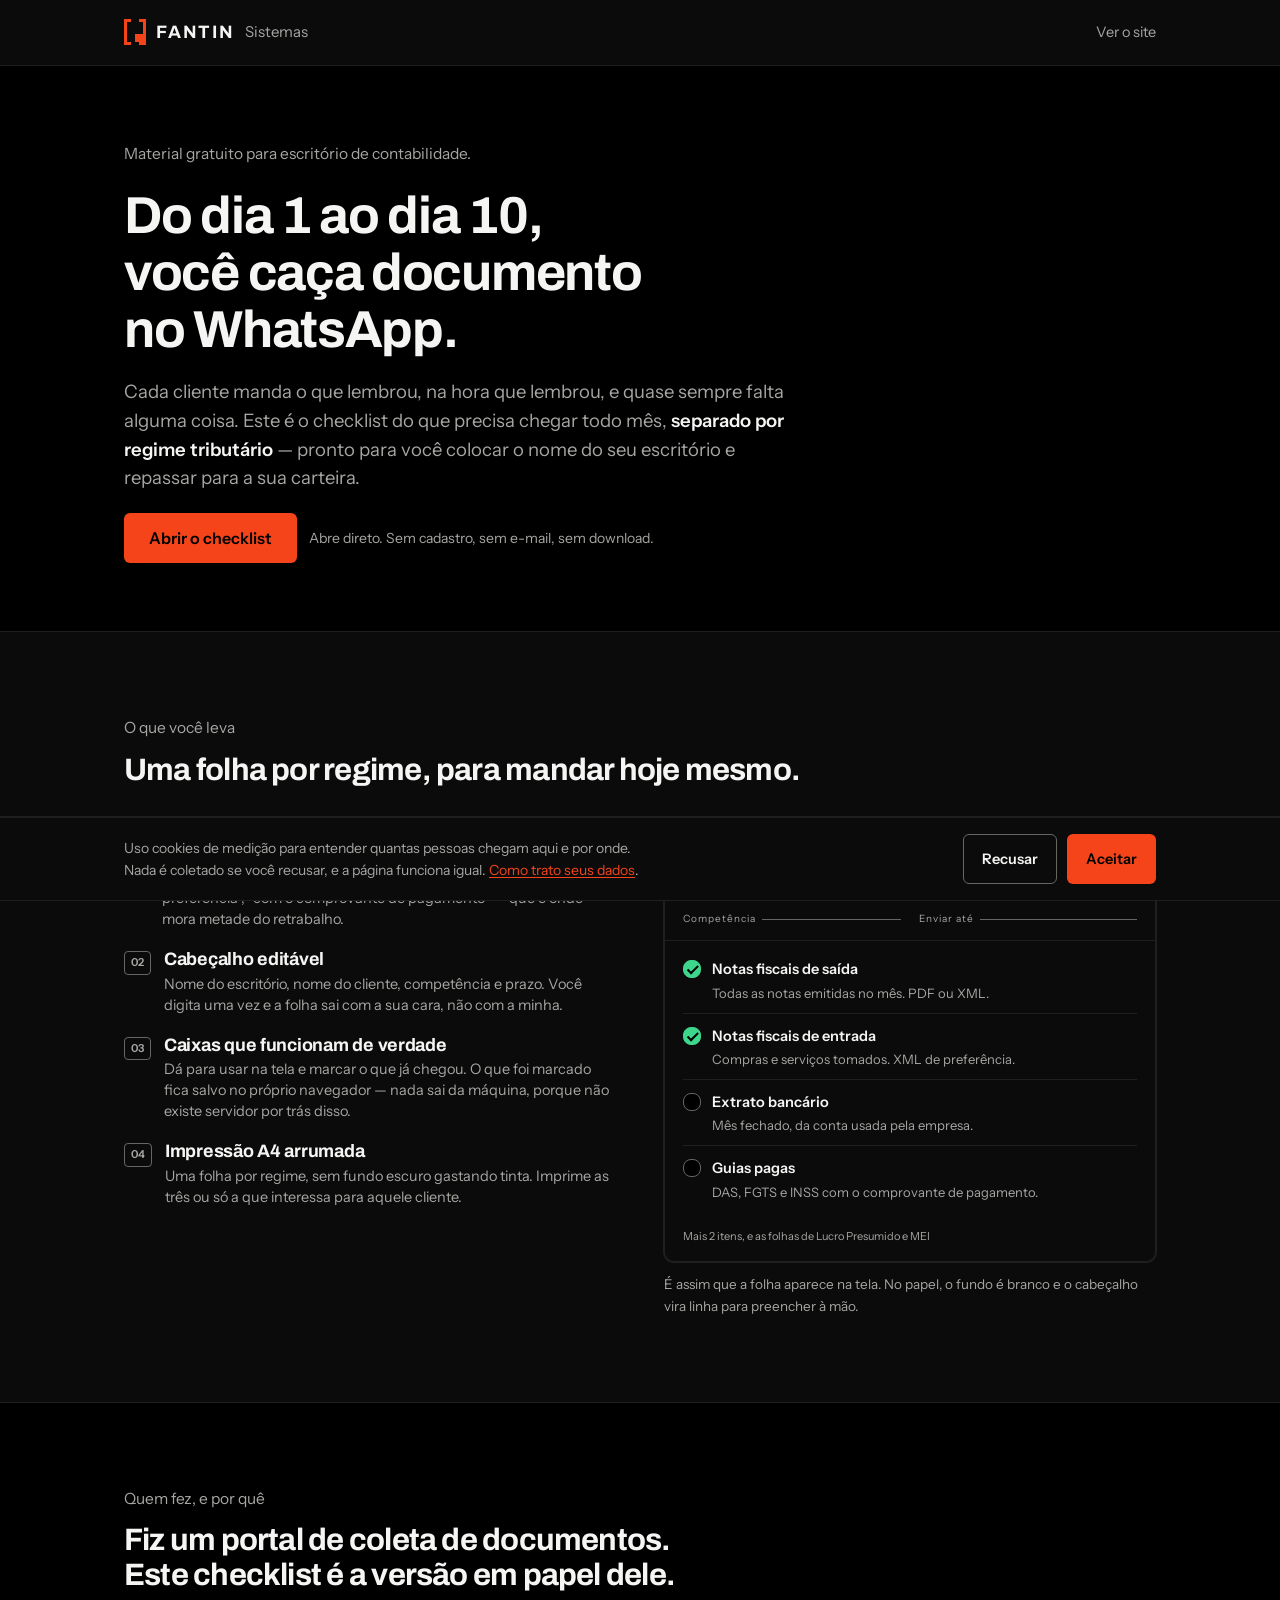
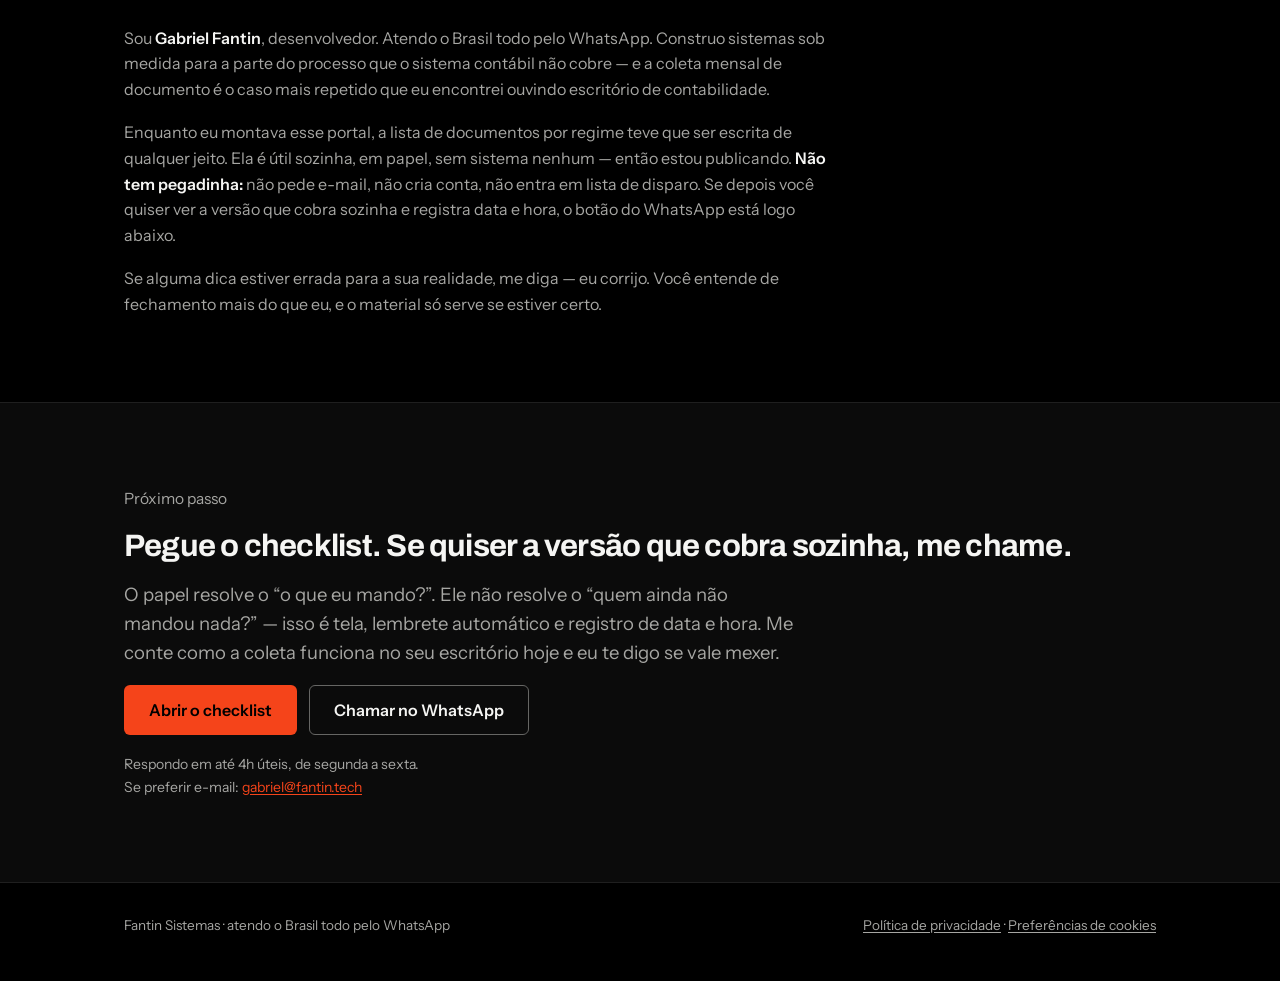
<file: checklist.html>
<!doctype html>
<html lang="pt-BR" data-tema="papel">
<head>
<meta charset="utf-8">
<meta name="theme-color" content="#000000">
<meta name="color-scheme" content="dark">
<meta name="viewport" content="width=device-width, initial-scale=1">
<title>Checklist de documentos do mês, por regime — Fantin Sistemas</title>
<meta name="description" content="A folha que diz ao cliente exatamente o que mandar todo mês, por regime tributário. Imprima, personalize com o nome do seu escritório e repasse. Sem cadastro.">


<link rel="canonical" href="https://fantin.tech/checklist.html">
<link rel="icon" href="favicon.svg" type="image/svg+xml">
<link rel="apple-touch-icon" href="apple-touch-icon.png">
<meta property="og:type" content="website">
<meta property="og:site_name" content="Fantin Sistemas">
<meta property="og:locale" content="pt_BR">
<meta property="og:url" content="https://fantin.tech/checklist.html">
<meta property="og:title" content="Checklist de documentos do mês, por regime tributário">
<meta property="og:description" content="A folha que diz ao cliente exatamente o que mandar todo mês. Simples Nacional, Lucro Presumido e MEI. Sem cadastro.">
<meta property="og:image" content="https://fantin.tech/og.png">
<meta property="og:image:type" content="image/png">
<meta property="og:image:width" content="1200">
<meta property="og:image:height" content="630">
<meta property="og:image:alt" content="Fantin Sistemas: o título Seu cliente te acha no Instagram e não tem onde comprar, em branco sobre fundo preto, com a palavra comprar em laranja.">
<meta name="twitter:card" content="summary_large_image">


<link rel="stylesheet" href="sistema/tokens.css">
<link rel="stylesheet" href="sistema/motion.css">
<link rel="stylesheet" href="ponte.css">

<style>
/* Paleta e movimento vêm de sistema/. Aqui só o que é desta página. */
/* ── tokens: mesmos de index.html ───────────────────────────────── */

*{box-sizing:border-box;margin:0;padding:0}
html{scroll-behavior:smooth}
body{
  background:var(--fundo); color:var(--texto);
  font-family:var(--f-sans);
  font-size:16px; line-height:1.6; -webkit-font-smoothing:antialiased;
  overflow-wrap:anywhere;
}
img{max-width:100%;display:block}
a{color:var(--acento);text-underline-offset:2px}
:focus-visible{outline:2px solid var(--acento);outline-offset:3px;border-radius:var(--raio-1)}
@media (prefers-reduced-motion:reduce){*{animation:none!important;transition:none!important;scroll-behavior:auto!important}}

.wrap{max-width:1080px;margin:0 auto;padding:0 24px}
@media(max-width:600px){.wrap{padding:0 16px}}

/* ── marca ──────────────────────────────────────────────────────── */
.mark{display:inline-flex;align-items:baseline;gap:10px;text-decoration:none;color:var(--texto)}
.mark svg{flex:none}
.mark .wordmark{font-weight:600;font-size:18px;letter-spacing:.07em}
.mark .sub{font-size:15px;color:var(--texto-2)}

header{border-bottom:1px solid var(--linha)}
header .wrap{display:flex;align-items:center;justify-content:space-between;gap:16px;padding-top:18px;padding-bottom:18px}
header .volta{font-size:14.5px;color:var(--texto-2);text-decoration:none;white-space:nowrap}
header .volta:hover{color:var(--texto)}

/* ── tipografia ─────────────────────────────────────────────────── */
.eyebrow{font-size:15.5px;color:var(--texto-2)}
h1{font-family:var(--f-display);font-weight:600;font-size:clamp(31px,4.9vw,52px);line-height:1.05;letter-spacing:-.025em;text-wrap:balance;max-width:18ch}
h2{font-family:var(--f-display);font-weight:600;font-size:clamp(23px,3vw,31px);line-height:1.18;letter-spacing:-.018em;text-wrap:balance}
h3{font-size:18px;font-weight:600;letter-spacing:-.005em;line-height:1.35}
.lede{font-size:clamp(16.5px,2vw,18.5px);line-height:1.55;color:var(--texto-2);max-width:56ch}
p{max-width:64ch}

section{padding:clamp(48px,7vw,84px) 0;border-bottom:1px solid var(--linha)}
section.alt{background:var(--fundo-2)}
.sec-head{display:flex;flex-direction:column;gap:12px;margin-bottom:34px;max-width:62ch}

/* ── hero ───────────────────────────────────────────────────────── */
.hero{padding-top:clamp(40px,6vw,76px);padding-bottom:clamp(40px,6vw,68px)}
.hero-copy{display:flex;flex-direction:column;gap:20px;align-items:flex-start}
.hl{color:var(--texto);box-shadow:inset 0 -.1em 0 var(--acento)}

/* ── botões ─────────────────────────────────────────────────────── */
.btn{display:inline-flex;align-items:center;gap:9px;font-family:var(--f-sans);font-size:16px;font-weight:600;line-height:1;padding:15px 22px;border-radius:var(--raio-2);text-decoration:none;border:1px solid transparent;cursor:pointer;transition:background .16s var(--curva-saida),border-color .16s var(--curva-saida)}
.btn-primary{background:var(--acento);color:var(--texto-sobre-acento)}
.btn-primary:hover{background:var(--acento-hover)}
.btn-primary:focus-visible{box-shadow:var(--anel-foco);outline:none}
.btn-ghost{border-color:var(--linha-forte);color:var(--texto);background:transparent}
.btn-ghost:hover{background:var(--fundo-2)}
.btn-row{display:flex;flex-wrap:wrap;gap:12px;align-items:center}
.btn-note{font-size:14px;color:var(--texto-2);max-width:44ch}

/* ── o que você leva + prévia ───────────────────────────────────── */
.duo{display:grid;grid-template-columns:1fr;gap:34px;align-items:start}
@media(min-width:900px){.duo{grid-template-columns:1fr 1fr;gap:48px}}

.leva{list-style:none;display:flex;flex-direction:column;gap:18px;margin:0}
.leva li{display:flex;gap:13px;align-items:flex-start}
.leva .n{font-size:11px;color:var(--texto-2);border:1px solid var(--linha-forte);border-radius:var(--raio-1);padding:2px 6px;flex:none;margin-top:3px;font-variant-numeric:tabular-nums}
.leva .d{display:flex;flex-direction:column;gap:3px;min-width:0}
.leva .d span{font-size:14.5px;color:var(--texto-2);line-height:1.45}

/* ── prévia visual do checklist (decorativa) ────────────────────── */
.previa{border:1px solid var(--linha);border-radius:var(--raio-3);background:var(--fundo);box-shadow:var(--elev-2);overflow:hidden;max-width:100%}
.previa .barra{display:flex;justify-content:space-between;align-items:baseline;gap:12px;flex-wrap:wrap;padding:14px 18px;border-bottom:1px solid var(--linha);background:var(--fundo-2)}
.previa .barra strong{font-family:var(--f-display);font-size:16px;font-weight:600}
.previa .barra em{font-style:normal;font-size:11px;color:var(--texto-2)}
.previa .campos{display:flex;flex-wrap:wrap;gap:6px 18px;padding:13px 18px;border-bottom:1px solid var(--linha)}
.previa .campos span{font-size:10px;letter-spacing:.1em;color:var(--texto-2);display:flex;align-items:baseline;gap:6px;flex:1 1 40%;min-width:0}
.previa .campos span::after{content:"";flex:1;border-bottom:1px solid var(--linha-forte);min-width:36px;transform:translateY(-2px)}
.previa ul{list-style:none;padding:6px 18px 16px;margin:0}
.previa li{display:flex;gap:11px;align-items:flex-start;padding:11px 0;border-bottom:1px solid var(--linha)}
.previa li:last-child{border-bottom:0}
.previa .cx{width:18px;height:18px;flex:none;margin-top:2px;border:1.5px solid var(--linha-forte);border-radius:var(--raio-1);position:relative;background:var(--fundo)}
.previa .cx.on{background:var(--acento);border-color:var(--acento)}
.previa .cx.on::after{content:"";position:absolute;left:5.5px;top:2px;width:4px;height:8.5px;border:solid var(--texto-sobre-acento);border-width:0 2px 2px 0;transform:rotate(45deg)}
.previa .li-txt{display:flex;flex-direction:column;gap:2px;min-width:0}
.previa .li-txt b{font-size:14.5px;font-weight:600}
.previa .li-txt i{font-style:normal;font-size:13px;color:var(--texto-2);line-height:1.4}
.previa .mais{padding:0 18px 16px;font-size:11px;color:var(--texto-2)}
.previa-cap{font-size:13.5px;color:var(--texto-2);margin-top:12px}

/* ── quem fez ───────────────────────────────────────────────────── */
.quem{display:grid;grid-template-columns:1fr;gap:18px;max-width:72ch}
.quem p{font-size:16px;color:var(--texto-2)}
.quem p strong{color:var(--texto);font-weight:600}

/* ── cta final ──────────────────────────────────────────────────── */
.cta{display:flex;flex-direction:column;gap:18px;align-items:flex-start}

footer{padding:32px 0 44px;font-size:13.5px;color:var(--texto-2)}
footer .wrap{display:flex;flex-wrap:wrap;gap:16px;justify-content:space-between;align-items:baseline}
footer a{color:var(--texto-2)}

/* ── banner de consentimento (LGPD) ─────────────────────────────── */
#consent{position:fixed;left:0;right:0;bottom:0;z-index:50;background:var(--fundo);border-top:1px solid var(--linha-forte);box-shadow:var(--elev-2);padding:16px 0}
#consent .wrap{display:flex;flex-wrap:wrap;gap:16px;align-items:center;justify-content:space-between}
#consent p{font-size:14px;color:var(--texto-2);max-width:58ch;margin:0}
#consent .acts{display:flex;gap:10px;flex-wrap:wrap}
#consent .btn{padding:11px 18px;font-size:14.5px}

/* paleta e tipografia da pagina de venda, para o site falar uma lingua so.
   Fica no fim do bloco de propósito: vence por ordem, sem !important. */
body{font-family:var(--f-sans)}
h1,h2,h3{font-family:var(--f-display);letter-spacing:-.025em;line-height:1.1}
h1{font-weight:700}
h2,h3{font-weight:700}
h3{letter-spacing:-.015em;line-height:1.25}
.mark svg{color:var(--acento)}
.mark{align-items:center;gap:10px}
.mark .wordmark{font-family:var(--f-display);font-weight:700;letter-spacing:.1em}
header{background:var(--fundo-2)}

body{font-size:17px}
.hl{color:var(--texto);box-shadow:none;font-weight:600}
.btn{border-radius:6px;min-height:50px;padding:0 24px;font-family:inherit}
.btn-primary{background:var(--acento);color:var(--texto-sobre-acento)}
.btn-primary:hover{background:var(--acento-hover)}
.btn-ghost{border-color:var(--linha-forte)}
.btn-ghost:hover{background:var(--fundo-2);border-color:var(--texto-3)}
.previa{background:var(--fundo-2);border-radius:10px}
.previa .barra strong{font-family:var(--f-display);font-weight:700}
.previa .cx.on{background:var(--verde);border-color:var(--verde)}
.leva .n{border-radius:4px;font-weight:600}
#consent{background:var(--fundo-2);border-top:1px solid var(--linha)}
</style>
</head>
<body>

<header>
  <div class="wrap">
    <a class="mark" href="index.html" aria-label="Fantin Sistemas, in&iacute;cio">
      <svg width="22" height="26" viewBox="0 0 22 26" role="img" aria-hidden="true">
        <g fill="currentColor">
          <rect x="0" y="0" width="3" height="26"/><rect x="0" y="0" width="7" height="3"/><rect x="0" y="23" width="7" height="3"/>
          <rect x="19" y="0" width="3" height="26"/><rect x="15" y="0" width="7" height="3"/><rect x="15" y="23" width="7" height="3"/>
          <rect x="11" y="15" width="8" height="8"/>
        </g>
      </svg>
      <span class="wordmark">FANTIN</span>
      <span class="sub">Sistemas</span>
    </a>
    <a class="volta" href="index.html">Ver o site</a>
  </div>
</header>

<main id="top">

<section class="hero">
  <div class="wrap hero-copy">
    <p class="eyebrow">Material gratuito para escrit&oacute;rio de contabilidade.</p>
    <h1>Do dia 1 ao dia 10, voc&ecirc; ca&ccedil;a documento no WhatsApp.</h1>
    <p class="lede">
      Cada cliente manda o que lembrou, na hora que lembrou, e quase sempre falta
      alguma coisa. Este &eacute; o checklist do que precisa chegar todo m&ecirc;s,
      <span class="hl">separado por regime tribut&aacute;rio</span> — pronto para voc&ecirc; colocar o
      nome do seu escrit&oacute;rio e repassar para a sua carteira.
    </p>
    <div class="btn-row">
      <a class="btn btn-primary"
         href="checklist-documentos/index.html"
         data-isca data-evt="checklist-abrir">Abrir o checklist</a>
      <span class="btn-note">Abre direto. Sem cadastro, sem e-mail, sem download.</span>
    </div>
  </div>
</section>

<section class="alt">
  <div class="wrap">
    <div class="sec-head">
      <p class="eyebrow">O que voc&ecirc; leva</p>
      <h2>Uma folha por regime, para mandar hoje mesmo.</h2>
    </div>

    <div class="duo">

      <ul class="leva">
        <li>
          <span class="n">01</span>
          <span class="d"><h3>Tr&ecirc;s listas prontas</h3>
          <span>Simples Nacional, Lucro Presumido e MEI. Cada documento vem com a dica
          do que exatamente mandar — &ldquo;m&ecirc;s fechado&rdquo;, &ldquo;XML de prefer&ecirc;ncia&rdquo;, &ldquo;com o
          comprovante de pagamento&rdquo; — que &eacute; onde mora metade do retrabalho.</span></span>
        </li>
        <li>
          <span class="n">02</span>
          <span class="d"><h3>Cabe&ccedil;alho edit&aacute;vel</h3>
          <span>Nome do escrit&oacute;rio, nome do cliente, compet&ecirc;ncia e prazo. Voc&ecirc; digita
          uma vez e a folha sai com a sua cara, n&atilde;o com a minha.</span></span>
        </li>
        <li>
          <span class="n">03</span>
          <span class="d"><h3>Caixas que funcionam de verdade</h3>
          <span>D&aacute; para usar na tela e marcar o que j&aacute; chegou. O que foi marcado fica
          salvo no pr&oacute;prio navegador — nada sai da m&aacute;quina, porque n&atilde;o existe servidor
          por tr&aacute;s disso.</span></span>
        </li>
        <li>
          <span class="n">04</span>
          <span class="d"><h3>Impress&atilde;o A4 arrumada</h3>
          <span>Uma folha por regime, sem fundo escuro gastando tinta. Imprime as tr&ecirc;s
          ou s&oacute; a que interessa para aquele cliente.</span></span>
        </li>
      </ul>

      <div>
        <div class="previa" aria-hidden="true">
          <div class="barra"><strong>Simples Nacional</strong><em>2 de 6</em></div>
          <div class="campos">
            <span>Escrit&oacute;rio</span><span>Cliente</span>
            <span>Compet&ecirc;ncia</span><span>Enviar at&eacute;</span>
          </div>
          <ul>
            <li><span class="cx on"></span><span class="li-txt"><b>Notas fiscais de sa&iacute;da</b><i>Todas as notas emitidas no m&ecirc;s. PDF ou XML.</i></span></li>
            <li><span class="cx on"></span><span class="li-txt"><b>Notas fiscais de entrada</b><i>Compras e servi&ccedil;os tomados. XML de prefer&ecirc;ncia.</i></span></li>
            <li><span class="cx"></span><span class="li-txt"><b>Extrato banc&aacute;rio</b><i>M&ecirc;s fechado, da conta usada pela empresa.</i></span></li>
            <li><span class="cx"></span><span class="li-txt"><b>Guias pagas</b><i>DAS, FGTS e INSS com o comprovante de pagamento.</i></span></li>
          </ul>
          <div class="mais">Mais 2 itens, e as folhas de Lucro Presumido e MEI</div>
        </div>
        <p class="previa-cap">
          &Eacute; assim que a folha aparece na tela. No papel, o fundo &eacute; branco e o
          cabe&ccedil;alho vira linha para preencher &agrave; m&atilde;o.
        </p>
      </div>

    </div>
  </div>
</section>

<section>
  <div class="wrap">
    <div class="sec-head">
      <p class="eyebrow">Quem fez, e por qu&ecirc;</p>
      <h2>Fiz um portal de coleta de documentos. Este checklist &eacute; a vers&atilde;o em papel dele.</h2>
    </div>
    <div class="quem">
      <p>
        Sou <strong>Gabriel Fantin</strong>, desenvolvedor. Atendo o Brasil todo pelo WhatsApp. Construo sistemas sob
        medida para a parte do processo que o sistema cont&aacute;bil n&atilde;o cobre — e a coleta
        mensal de documento &eacute; o caso mais repetido que eu encontrei ouvindo escrit&oacute;rio
        de contabilidade.
      </p>
      <p>
        Enquanto eu montava esse portal, a lista de documentos por regime teve que ser
        escrita de qualquer jeito. Ela &eacute; &uacute;til sozinha, em papel, sem sistema nenhum —
        ent&atilde;o estou publicando. <strong>N&atilde;o tem pegadinha:</strong> n&atilde;o pede e-mail, n&atilde;o cria
        conta, n&atilde;o entra em lista de disparo. Se depois voc&ecirc; quiser ver a vers&atilde;o que
        cobra sozinha e registra data e hora, o bot&atilde;o do WhatsApp est&aacute; logo abaixo.
      </p>
      <p>
        Se alguma dica estiver errada para a sua realidade, me diga — eu corrijo. Voc&ecirc;
        entende de fechamento mais do que eu, e o material s&oacute; serve se estiver certo.
      </p>
    </div>
  </div>
</section>

<section class="alt" id="contato">
  <div class="wrap cta">
    <p class="eyebrow">Pr&oacute;ximo passo</p>
    <h2>Pegue o checklist. Se quiser a vers&atilde;o que cobra sozinha, me chame.</h2>
    <p class="lede">
      O papel resolve o &ldquo;o que eu mando?&rdquo;. Ele n&atilde;o resolve o &ldquo;quem ainda n&atilde;o mandou
      nada?&rdquo; — isso &eacute; tela, lembrete autom&aacute;tico e registro de data e hora. Me conte como
      a coleta funciona no seu escrit&oacute;rio hoje e eu te digo se vale mexer.
    </p>
    <div class="btn-row">
      <a class="btn btn-primary"
         href="checklist-documentos/index.html"
         data-isca data-evt="checklist-abrir">Abrir o checklist</a>
      <a class="btn btn-ghost"
         href="https://wa.me/5527992864820?text=Oi%20Gabriel%2C%20vi%20a%20p%C3%A1gina%20do%20checklist%20de%20documentos.%20Sou%20do%20escrit%C3%B3rio%20%5Bnome%5D%20e%20queria%20entender%20a%20vers%C3%A3o%20que%20cobra%20sozinha."
         target="_blank" rel="noopener" data-evt="whatsapp">Chamar no WhatsApp</a>
    </div>
    <p class="btn-note">
      Respondo em at&eacute; 4h &uacute;teis, de segunda a sexta.<br>
      Se preferir e-mail: <a href="mailto:gabriel@fantin.tech">gabriel@fantin.tech</a>
    </p>
  </div>
</section>

</main>

<footer>
  <div class="wrap">
    <span>Fantin Sistemas &middot; atendo o Brasil todo pelo WhatsApp</span>
    <span><a href="privacidade.html">Pol&iacute;tica de privacidade</a> &middot; <a href="#" id="reconsent">Prefer&ecirc;ncias de cookies</a></span>
  </div>
</footer>

<!-- ── Consentimento LGPD: pixel só dispara depois do aceite ──────── -->
<div id="consent" hidden>
  <div class="wrap">
    <p>Uso cookies de medi&ccedil;&atilde;o para entender quantas pessoas chegam aqui e por onde.
       Nada &eacute; coletado se voc&ecirc; recusar, e a p&aacute;gina funciona igual.
       <a href="privacidade.html">Como trato seus dados</a>.</p>
    <div class="acts">
      <button class="btn btn-ghost" id="deny" type="button">Recusar</button>
      <button class="btn btn-primary" id="allow" type="button">Aceitar</button>
    </div>
  </div>
</div>

<script>
(function () {
  "use strict";

  
  var PIXEL_ID = "TODO_PIXEL_ID";
  var CAPI_URL = "";               // ex: https://n8n.seudominio.com.br/webhook/capi
  var KEY = "fs_consent";

  var consented = false;
  try { consented = localStorage.getItem(KEY) === "1"; } catch (e) {}

  var banner = document.getElementById("consent");

  function showBanner() { if (banner) banner.hidden = false; }
  function hideBanner() { if (banner) banner.hidden = true; }

  function uid() {
    return "e-" + Date.now().toString(36) + "-" + Math.random().toString(36).slice(2, 10);
  }

  function loadPixel() {
    if (window.fbq || PIXEL_ID.indexOf("TODO") === 0) return;
    /* snippet oficial da Meta */
    !function(f,b,e,v,n,t,s){if(f.fbq)return;n=f.fbq=function(){n.callMethod?
    n.callMethod.apply(n,arguments):n.queue.push(arguments)};if(!f._fbq)f._fbq=n;
    n.push=n;n.loaded=!0;n.version='2.0';n.queue=[];t=b.createElement(e);t.async=!0;
    t.src=v;s=b.getElementsByTagName(e)[0];s.parentNode.insertBefore(t,s)}
    (window,document,'script','https://connect.facebook.net/en_US/fbevents.js');
    window.fbq('init', PIXEL_ID);
    track("PageView");
  }

  /* dispara o mesmo evento no navegador e no servidor, com event_id comum */
  function track(name, params) {
    if (!consented) return;
    var id = uid();
    var data = params || {};
    if (window.fbq) window.fbq("track", name, data, { eventID: id });
    if (CAPI_URL) {
      try {
        navigator.sendBeacon(CAPI_URL, new Blob([JSON.stringify({
          event_name: name, event_id: id, event_source_url: location.href,
          event_time: Math.floor(Date.now() / 1000), custom_data: data
        })], { type: "application/json" }));
      } catch (e) {}
    }
  }

  function enable() {
    consented = true;
    try { localStorage.setItem(KEY, "1"); } catch (e) {}
    hideBanner();
    loadPixel();
    armScrollEvent();
  }

  function disable() {
    consented = false;
    try { localStorage.setItem(KEY, "0"); } catch (e) {}
    hideBanner();
  }

  /* ViewContent: 50% de rolagem na página */
  function armScrollEvent() {
    var fired = false;
    function onScroll() {
      if (fired) return;
      var h = document.documentElement;
      var pct = (h.scrollTop + window.innerHeight) / h.scrollHeight;
      if (pct >= 0.5) {
        fired = true;
        track("ViewContent", { content_name: "landing-checklist" });
        window.removeEventListener("scroll", onScroll);
      }
    }
    window.addEventListener("scroll", onScroll, { passive: true });
    onScroll();
  }

  /* Contact: clique no WhatsApp — mesmo evento de otimização do site */
  document.addEventListener("click", function (ev) {
    var t = ev.target;
    if (!t || typeof t.closest !== "function") return;
    var el = t.closest("[data-evt]");
    if (!el) return;
    var kind = el.getAttribute("data-evt");
    if (kind === "whatsapp") track("Contact", { content_name: "whatsapp" });
    else track("ViewContent", { content_name: kind });
  });

  var bAllow = document.getElementById("allow");
  var bDeny  = document.getElementById("deny");
  var bRecon = document.getElementById("reconsent");
  if (bAllow) bAllow.addEventListener("click", enable);
  if (bDeny)  bDeny.addEventListener("click", disable);
  if (bRecon) bRecon.addEventListener("click", function (ev) {
    ev.preventDefault();
    try { localStorage.removeItem(KEY); } catch (e) {}
    showBanner();
  });

  /* estado inicial */
  var stored = null;
  try { stored = localStorage.getItem(KEY); } catch (e) {}
  if (stored === "1") { loadPixel(); armScrollEvent(); }
  else if (stored !== "0") { showBanner(); }
})();
</script>

</body>
</html>
</file>
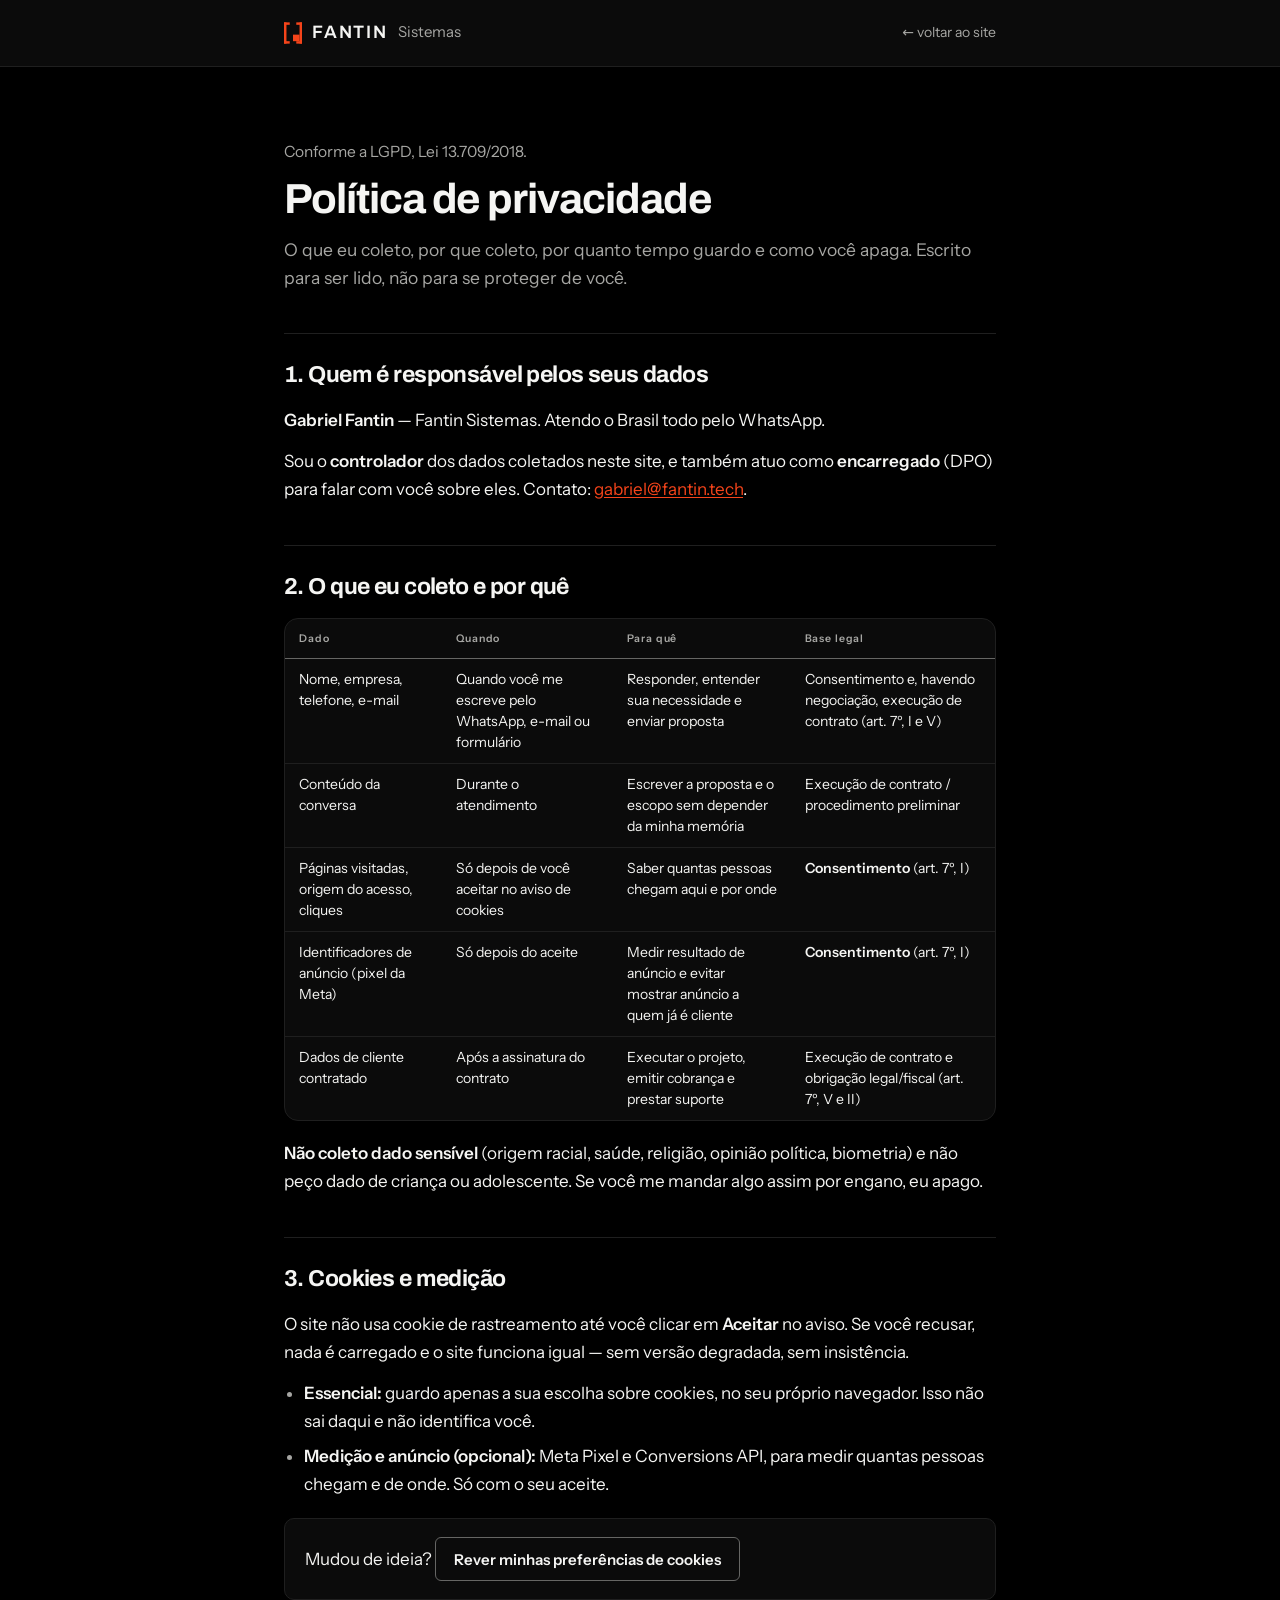
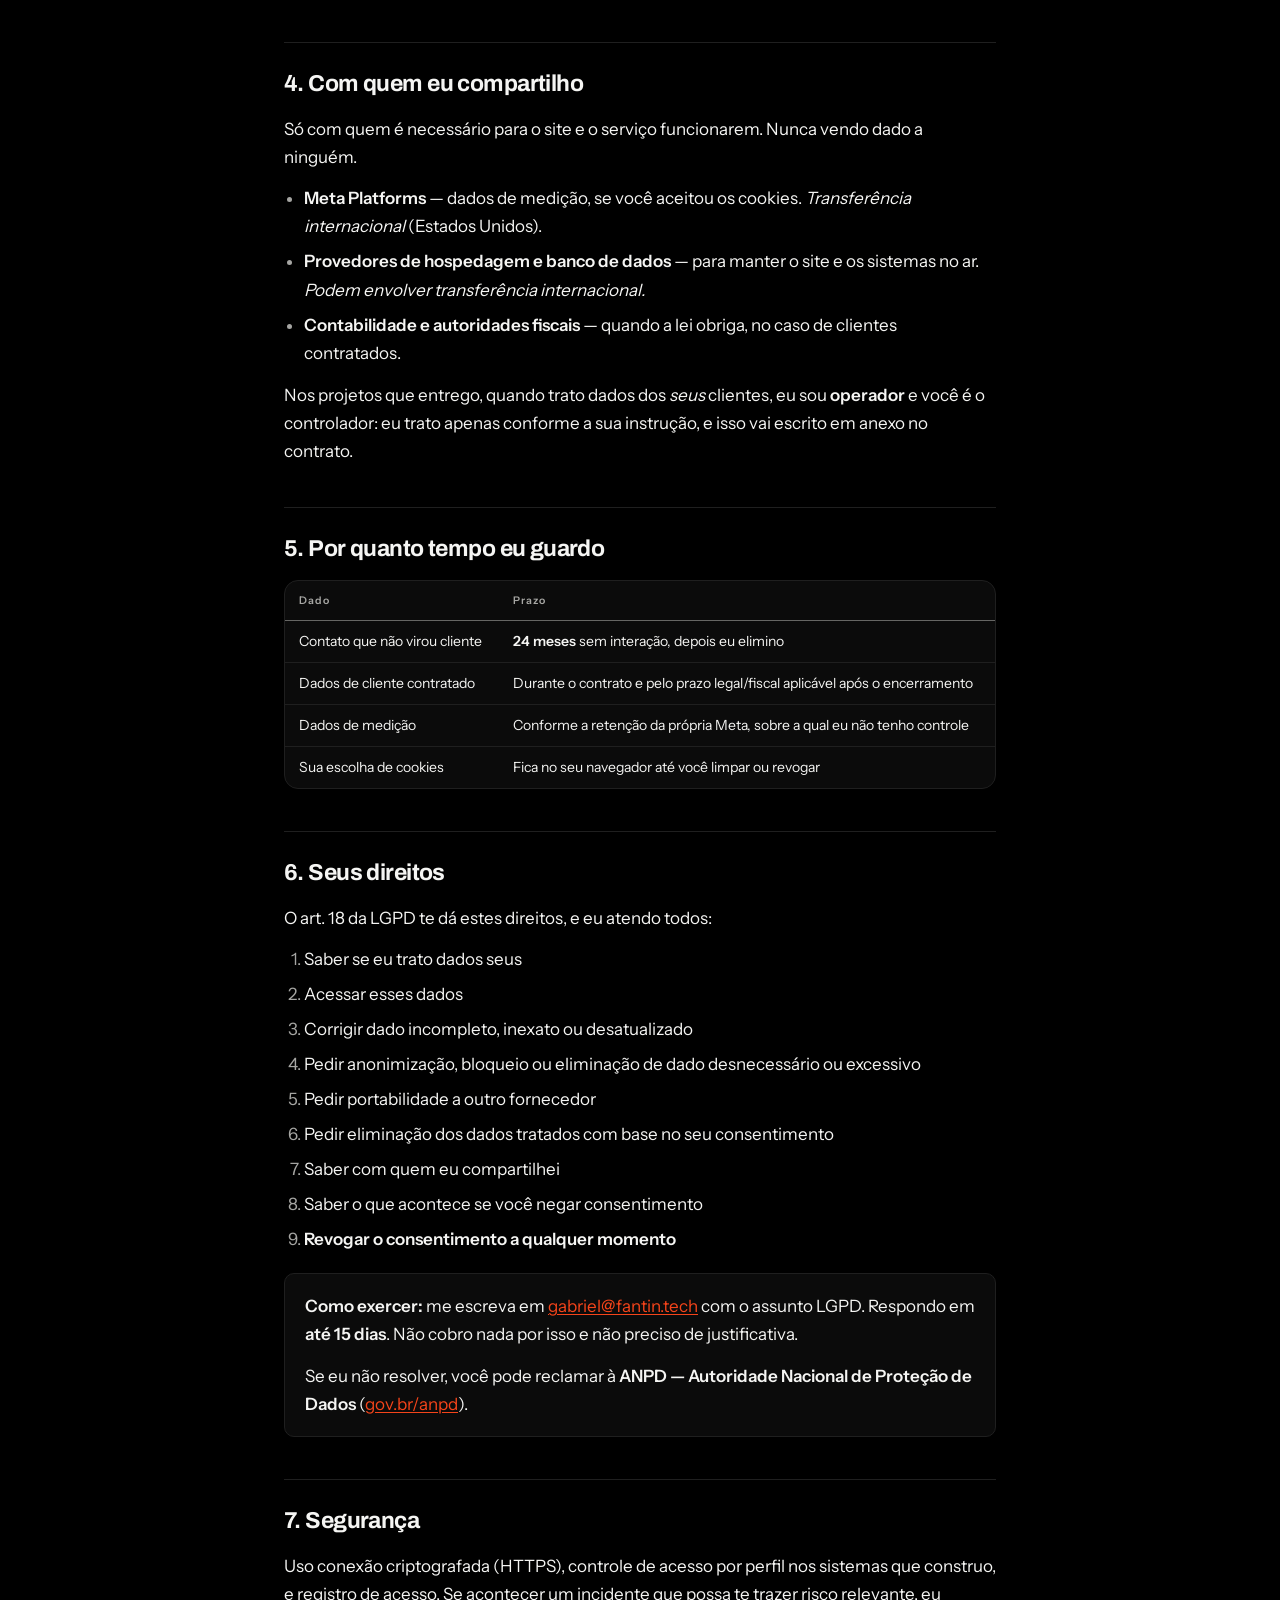
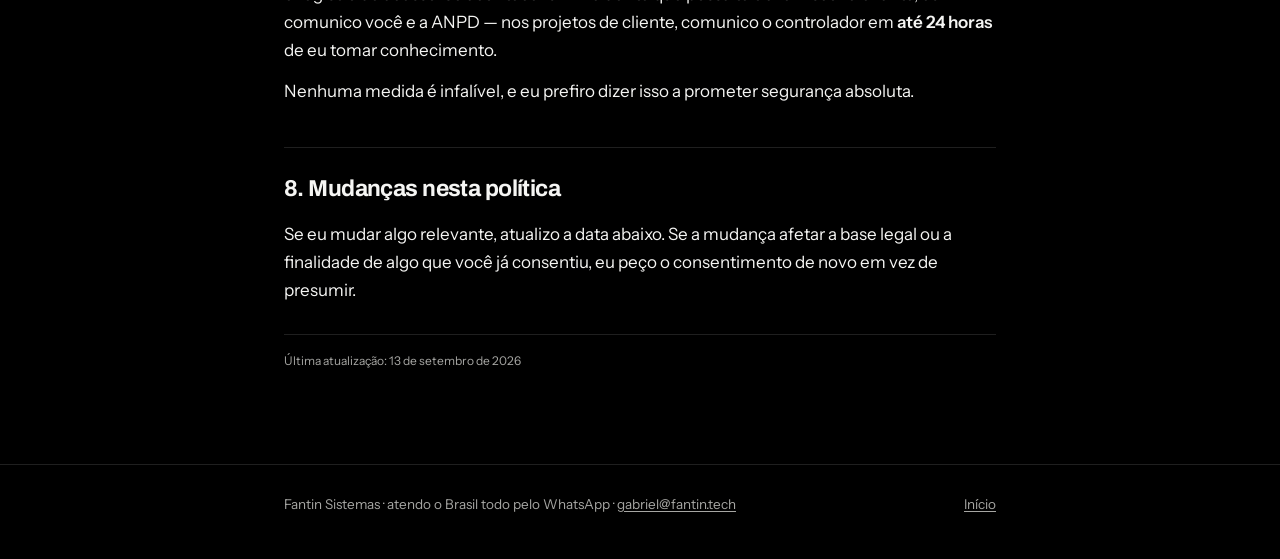
<file: privacidade.html>
<!doctype html>
<html lang="pt-BR" data-tema="papel">
<head>
<meta charset="utf-8">
<meta name="theme-color" content="#000000">
<meta name="color-scheme" content="dark">
<meta name="viewport" content="width=device-width, initial-scale=1">
<title>Política de privacidade — Fantin Sistemas</title>
<meta name="robots" content="index,follow">
<meta name="description" content="Como a Fantin Sistemas trata dados pessoais: o que coleta, por quê, por quanto tempo e como você exclui.">


<link rel="canonical" href="https://fantin.tech/privacidade.html">
<link rel="icon" href="favicon.svg" type="image/svg+xml">
<link rel="apple-touch-icon" href="apple-touch-icon.png">


<link rel="stylesheet" href="sistema/tokens.css">
<link rel="stylesheet" href="sistema/motion.css">
<link rel="stylesheet" href="ponte.css">

<style>
/* Paleta e movimento vêm de sistema/. Aqui só o que é desta página. */
*{box-sizing:border-box;margin:0;padding:0}
body{background:var(--fundo);color:var(--texto);font-family:var(--f-sans);font-size:16px;line-height:1.65;-webkit-font-smoothing:antialiased}
a{color:var(--acento);text-underline-offset:2px}
:focus-visible{outline:2px solid var(--acento);outline-offset:3px;border-radius:var(--raio-1)}
@media (prefers-reduced-motion:reduce){*{animation:none!important;transition:none!important}}

.wrap{max-width:760px;margin:0 auto;padding:0 24px}
@media(max-width:600px){.wrap{padding:0 16px}}

header{border-bottom:1px solid var(--linha)}
header .wrap{display:flex;align-items:center;justify-content:space-between;gap:16px;padding:18px 24px}
.mark{display:inline-flex;align-items:baseline;gap:10px;text-decoration:none;color:var(--texto)}
.mark .wordmark{font-weight:600;font-size:18px;letter-spacing:.07em}
.mark .sub{font-size:15px;color:var(--texto-2)}
.back{font-size:14px;color:var(--texto-2);text-decoration:none}
.back:hover{color:var(--texto)}

main{padding:clamp(40px,6vw,72px) 0 80px}
.eyebrow{font-size:15.5px;color:var(--texto-2);margin-bottom:12px}
h1{font-family:var(--f-display);font-weight:600;font-size:clamp(30px,4.4vw,42px);line-height:1.1;letter-spacing:-.022em;margin-bottom:14px;text-wrap:balance}
.lede{font-size:17.5px;color:var(--texto-2);line-height:1.55;margin-bottom:34px}
h2{font-family:var(--f-display);font-weight:600;font-size:21px;letter-spacing:-.012em;margin:42px 0 12px;padding-top:22px;border-top:1px solid var(--linha)}
h3{font-size:16px;font-weight:600;margin:22px 0 8px}
p{margin-bottom:13px}
ul,ol{margin:0 0 14px;padding-left:20px}
li{margin-bottom:7px}
li::marker{color:var(--texto-2)}
strong{font-weight:600}
.mono{}

.tw{overflow-x:auto;margin:0 0 18px;border:1px solid var(--linha);border-radius:var(--raio-3)}
table{border-collapse:collapse;width:100%;font-size:14px;min-width:520px}
th{text-align:left;font-size:10.5px;letter-spacing:.08em;color:var(--texto-2);font-weight:600;padding:11px 14px;border-bottom:1px solid var(--linha-forte);vertical-align:bottom}
td{padding:10px 14px;border-bottom:1px solid var(--linha);vertical-align:top;line-height:1.5}
tbody tr:last-child td{border-bottom:0}

.note{border-left:3px solid var(--acento);background:var(--acento-suave);padding:14px 16px;border-radius:0 var(--raio-2) var(--raio-2) 0;margin:20px 0;font-size:14.5px}
.note b{color:var(--texto)}
.note p:last-child{margin-bottom:0}

.box{background:var(--fundo-2);border:1px solid var(--linha);border-radius:var(--raio-3);padding:18px 20px;margin:20px 0}
.box p:last-child{margin-bottom:0}

.btn{display:inline-flex;align-items:center;gap:8px;font-size:15px;font-weight:600;line-height:1;padding:12px 18px;border-radius:var(--raio-2);border:1px solid var(--linha-forte);background:transparent;color:var(--texto);cursor:pointer;text-decoration:none;font-family:inherit}
.btn:hover{background:var(--fundo-2)}

footer{border-top:1px solid var(--linha);padding:28px 0 44px;font-size:13.5px;color:var(--texto-2)}
footer .wrap{display:flex;flex-wrap:wrap;gap:16px;justify-content:space-between}
footer a{color:var(--texto-2)}
.upd{font-size:12px;color:var(--texto-2);margin-top:30px;padding-top:16px;border-top:1px solid var(--linha)}

/* paleta e tipografia da pagina de venda, para o site falar uma lingua so */
body{font-family:var(--f-sans);font-size:17px}
h1,h2,h3,.mark .wordmark{font-family:var(--f-display);letter-spacing:-.025em}
h1{font-weight:700}
h2{font-weight:700;font-size:23px}
h3{font-weight:700;letter-spacing:-.015em}
header{background:var(--fundo-2);border-bottom:1px solid var(--linha)}
.mark .wordmark{letter-spacing:.1em}
.mark svg{color:var(--acento)}
.mark{align-items:center;gap:10px}
.btn{border-radius:6px;min-height:44px;border-color:var(--linha-forte)}
.btn:hover{background:var(--fundo-2);border-color:var(--texto-3)}
.note{border-left:3px solid var(--acento);background:var(--acento-suave);border-radius:0 6px 6px 0}
.box{background:var(--fundo-2);border-radius:10px}
.tw{background:var(--fundo-2)}
</style>
</head>
<body>

<header>
  <div class="wrap">
    <a class="mark" href="index.html">
      <svg width="18" height="22" viewBox="0 0 22 26" role="img" aria-hidden="true"><g fill="currentColor">
        <rect x="0" y="0" width="3" height="26"/><rect x="0" y="0" width="7" height="3"/><rect x="0" y="23" width="7" height="3"/>
        <rect x="19" y="0" width="3" height="26"/><rect x="15" y="0" width="7" height="3"/><rect x="15" y="23" width="7" height="3"/>
        <rect x="11" y="15" width="8" height="8"/>
      </g></svg>
      <span class="wordmark">FANTIN</span><span class="sub">Sistemas</span>
    </a>
    <a class="back" href="index.html">&larr; voltar ao site</a>
  </div>
</header>

<main>
<div class="wrap">

<p class="eyebrow">Conforme a LGPD, Lei 13.709/2018.</p>
<h1>Política de privacidade</h1>
<p class="lede">
  O que eu coleto, por que coleto, por quanto tempo guardo e como você apaga.
  Escrito para ser lido, não para se proteger de você.
</p>

<h2>1. Quem é responsável pelos seus dados</h2>
<p>
  <strong>Gabriel Fantin</strong> — Fantin Sistemas. Atendo o Brasil todo pelo WhatsApp.
</p>
<p>
  Sou o <strong>controlador</strong> dos dados coletados neste site, e também atuo como
  <strong>encarregado</strong> (DPO) para falar com você sobre eles.
  Contato: <a href="mailto:gabriel@fantin.tech">gabriel@fantin.tech</a>.
</p>

<h2>2. O que eu coleto e por quê</h2>
<div class="tw">
<table>
<thead><tr><th>Dado</th><th>Quando</th><th>Para quê</th><th>Base legal</th></tr></thead>
<tbody>
<tr><td>Nome, empresa, telefone, e-mail</td><td>Quando você me escreve pelo WhatsApp, e-mail ou formulário</td><td>Responder, entender sua necessidade e enviar proposta</td><td>Consentimento e, havendo negociação, execução de contrato (art. 7º, I e V)</td></tr>
<tr><td>Conteúdo da conversa</td><td>Durante o atendimento</td><td>Escrever a proposta e o escopo sem depender da minha memória</td><td>Execução de contrato / procedimento preliminar</td></tr>
<tr><td>Páginas visitadas, origem do acesso, cliques</td><td>Só depois de você aceitar no aviso de cookies</td><td>Saber quantas pessoas chegam aqui e por onde</td><td><strong>Consentimento</strong> (art. 7º, I)</td></tr>
<tr><td>Identificadores de anúncio (pixel da Meta)</td><td>Só depois do aceite</td><td>Medir resultado de anúncio e evitar mostrar anúncio a quem já é cliente</td><td><strong>Consentimento</strong> (art. 7º, I)</td></tr>
<tr><td>Dados de cliente contratado</td><td>Após a assinatura do contrato</td><td>Executar o projeto, emitir cobrança e prestar suporte</td><td>Execução de contrato e obrigação legal/fiscal (art. 7º, V e II)</td></tr>
</tbody>
</table>
</div>
<p>
  <strong>Não coleto dado sensível</strong> (origem racial, saúde, religião, opinião política,
  biometria) e não peço dado de criança ou adolescente. Se você me mandar algo assim por
  engano, eu apago.
</p>

<h2>3. Cookies e medição</h2>
<p>
  O site não usa cookie de rastreamento até você clicar em <strong>Aceitar</strong> no aviso.
  Se você recusar, nada é carregado e o site funciona igual — sem versão degradada, sem
  insistência.
</p>
<ul>
<li><strong>Essencial:</strong> guardo apenas a sua escolha sobre cookies, no seu próprio
navegador. Isso não sai daqui e não identifica você.</li>
<li><strong>Medição e anúncio (opcional):</strong> Meta Pixel e Conversions API, para medir
quantas pessoas chegam e de onde. Só com o seu aceite.</li>
</ul>
<div class="box">
  <p>Mudou de ideia? <button class="btn" id="reabrir" type="button">Rever minhas preferências de cookies</button></p>
</div>

<h2>4. Com quem eu compartilho</h2>
<p>Só com quem é necessário para o site e o serviço funcionarem. Nunca vendo dado a ninguém.</p>
<ul>
<li><strong>Meta Platforms</strong> — dados de medição, se você aceitou os cookies.
<em>Transferência internacional</em> (Estados Unidos).</li>
<li><strong>Provedores de hospedagem e banco de dados</strong> — para manter o site e os
sistemas no ar. <em>Podem envolver transferência internacional.</em></li>
<li><strong>Contabilidade e autoridades fiscais</strong> — quando a lei obriga, no caso de
clientes contratados.</li>
</ul>
<p>
  Nos projetos que entrego, quando trato dados dos <em>seus</em> clientes, eu sou
  <strong>operador</strong> e você é o controlador: eu trato apenas conforme a sua instrução,
  e isso vai escrito em anexo no contrato.
</p>

<h2>5. Por quanto tempo eu guardo</h2>
<div class="tw">
<table>
<thead><tr><th>Dado</th><th>Prazo</th></tr></thead>
<tbody>
<tr><td>Contato que não virou cliente</td><td><strong>24 meses</strong> sem interação, depois eu elimino</td></tr>
<tr><td>Dados de cliente contratado</td><td>Durante o contrato e pelo prazo legal/fiscal aplicável após o encerramento</td></tr>
<tr><td>Dados de medição</td><td>Conforme a retenção da própria Meta, sobre a qual eu não tenho controle</td></tr>
<tr><td>Sua escolha de cookies</td><td>Fica no seu navegador até você limpar ou revogar</td></tr>
</tbody>
</table>
</div>

<h2>6. Seus direitos</h2>
<p>O art. 18 da LGPD te dá estes direitos, e eu atendo todos:</p>
<ol>
<li>Saber se eu trato dados seus</li>
<li>Acessar esses dados</li>
<li>Corrigir dado incompleto, inexato ou desatualizado</li>
<li>Pedir anonimização, bloqueio ou eliminação de dado desnecessário ou excessivo</li>
<li>Pedir portabilidade a outro fornecedor</li>
<li>Pedir eliminação dos dados tratados com base no seu consentimento</li>
<li>Saber com quem eu compartilhei</li>
<li>Saber o que acontece se você negar consentimento</li>
<li><strong>Revogar o consentimento a qualquer momento</strong></li>
</ol>
<div class="box">
  <p>
    <strong>Como exercer:</strong> me escreva em
    <a href="mailto:gabriel@fantin.tech">gabriel@fantin.tech</a> com o assunto
    <span class="mono">LGPD</span>. Respondo em <strong>até 15 dias</strong>.
    Não cobro nada por isso e não preciso de justificativa.
  </p>
  <p style="margin-top:10px">
    Se eu não resolver, você pode reclamar à
    <strong>ANPD — Autoridade Nacional de Proteção de Dados</strong>
    (<a href="https://www.gov.br/anpd" target="_blank" rel="noopener">gov.br/anpd</a>).
  </p>
</div>

<h2>7. Segurança</h2>
<p>
  Uso conexão criptografada (HTTPS), controle de acesso por perfil nos sistemas que
  construo, e registro de acesso. Se acontecer um incidente que possa te trazer risco
  relevante, eu comunico você e a ANPD — nos projetos de cliente, comunico o controlador
  em <strong>até 24 horas</strong> de eu tomar conhecimento.
</p>
<p>
  Nenhuma medida é infalível, e eu prefiro dizer isso a prometer segurança absoluta.
</p>

<h2>8. Mudanças nesta política</h2>
<p>
  Se eu mudar algo relevante, atualizo a data abaixo. Se a mudança afetar a base legal
  ou a finalidade de algo que você já consentiu, eu peço o consentimento de novo em vez
  de presumir.
</p>

<p class="upd">Última atualização: 13 de setembro de 2026</p>

</div>
</main>

<footer>
  <div class="wrap">
    <span>Fantin Sistemas &middot; atendo o Brasil todo pelo WhatsApp &middot; <a href="mailto:gabriel@fantin.tech">gabriel@fantin.tech</a></span>
    <span><a href="index.html">Início</a></span>
  </div>
</footer>

<script>
(function(){
  "use strict";
  var b = document.getElementById("reabrir");
  if (!b) return;
  b.addEventListener("click", function(){
    try { localStorage.removeItem("fs_consent"); } catch(e){}
    b.textContent = "Preferência apagada — escolha de novo na página inicial";
    b.disabled = true;
  });
})();
</script>

</body>
</html>
</file>
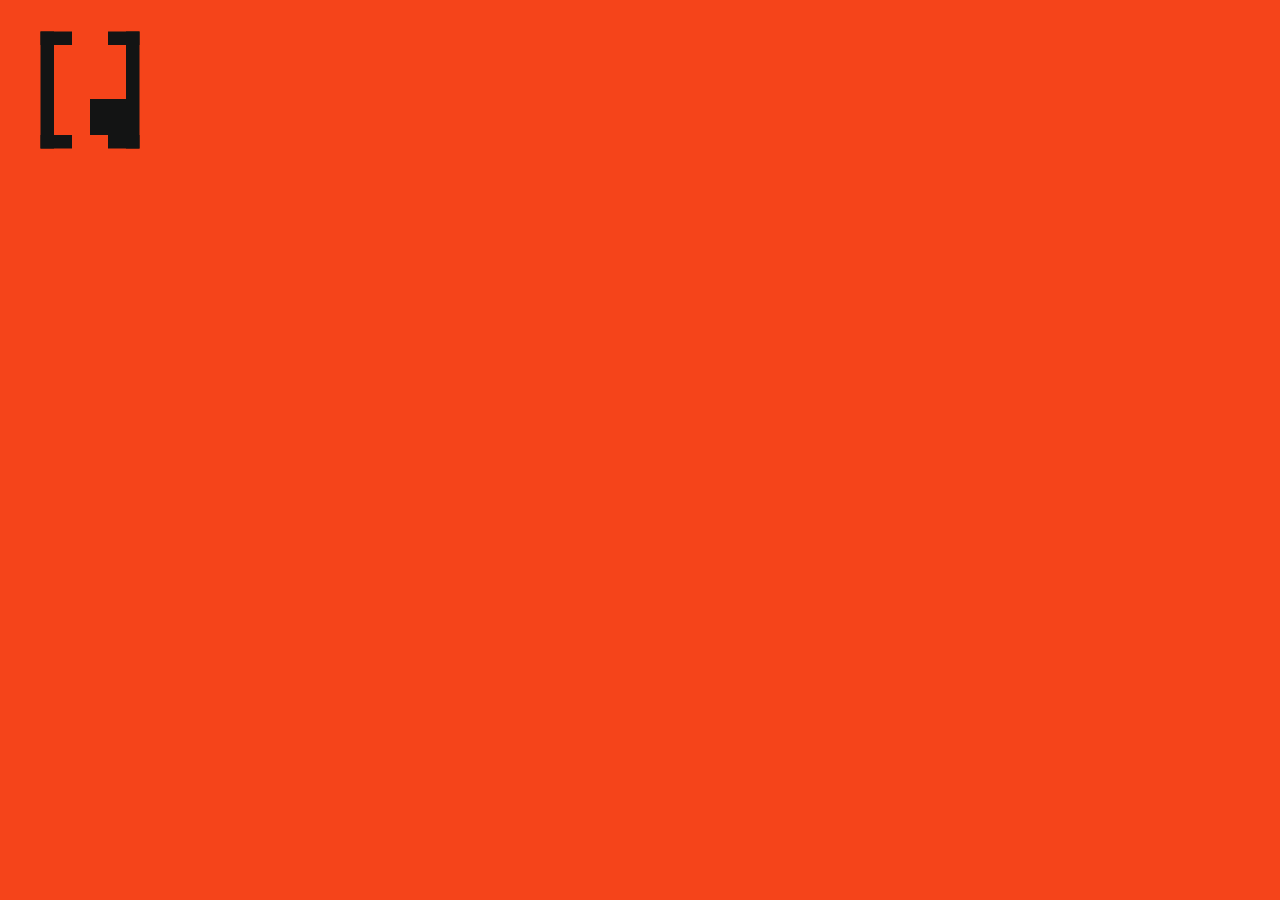
<file: tools/icone.html>
<!doctype html>
<html lang="pt-BR">
<head>
<meta charset="utf-8">
<meta name="robots" content="noindex">
<title>Ícone de tela inicial</title>
<!-- Fonte do apple-touch-icon.png (180x180). O iOS arredonda sozinho, então aqui
     o fundo vai até a borda, sem raio. Para gerar de novo, com o site servido:
     chrome --headless --hide-scrollbars --window-size=180,180 --screenshot=apple-touch-icon.png http://127.0.0.1:8082/tools/icone.html
     As cores são as do favicon.svg: --marca de fundo, --marca-tinta no símbolo. -->
<style>
  html, body { margin: 0; width: 180px; height: 180px; overflow: hidden; background: #f5441a; }
  svg { display: block; width: 180px; height: 180px; }
</style>
</head>
<body>
<svg viewBox="0 0 32 32" aria-hidden="true">
  <g transform="translate(7.2 5.6) scale(.8)" fill="#131414">
    <rect x="0" y="0" width="3" height="26"/><rect x="0" y="0" width="7" height="3"/><rect x="0" y="23" width="7" height="3"/>
    <rect x="19" y="0" width="3" height="26"/><rect x="15" y="0" width="7" height="3"/><rect x="15" y="23" width="7" height="3"/>
    <rect x="11" y="15" width="8" height="8"/>
  </g>
</svg>
</body>
</html>
</file>
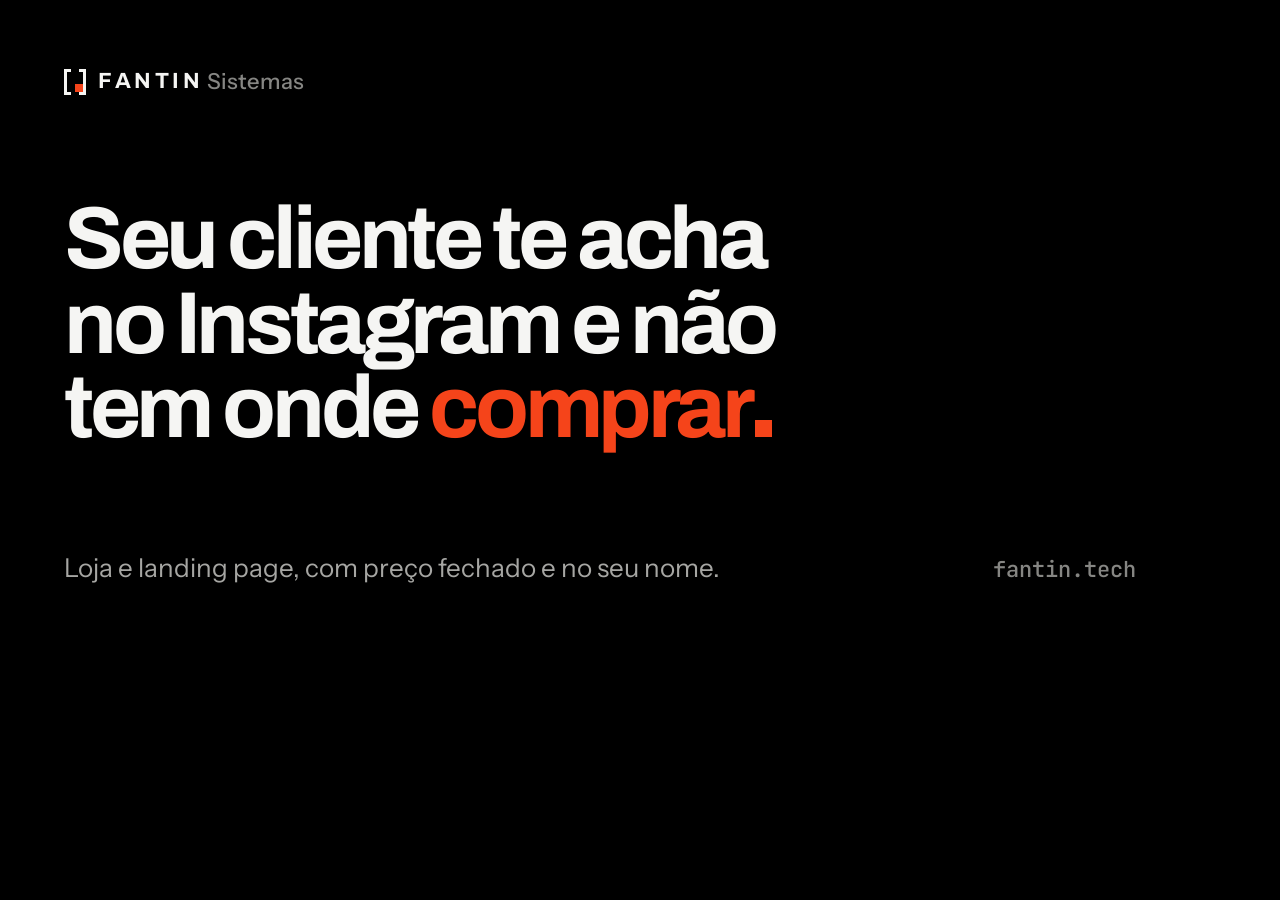
<file: tools/og.html>
<!doctype html>
<html lang="pt-BR">
<head>
<meta charset="utf-8">
<meta name="robots" content="noindex">
<title>Imagem de compartilhamento</title>
<!-- Fonte da imagem og.png (1200x630). Para gerar de novo, com o site servido:
     chrome --headless --hide-scrollbars --window-size=1200,630 --screenshot=og.png http://127.0.0.1:8080/tools/og.html
     Precisa ficar abaixo de 300 KB (acima disso o WhatsApp não mostra imagem). -->
<link rel="stylesheet" href="../style.css">
<style>
  html, body { width: 1200px; height: 630px; overflow: hidden; }
  .og {
    display: flex;
    flex-direction: column;
    justify-content: space-between;
    width: 1200px;
    height: 630px;
    padding: var(--s-6) var(--s-6) var(--s-5);
    background: var(--breu);
  }
  .og .heroi-titulo { max-width: 16ch; font-size: 88px; }
  .og .marca { font-size: 20px; }
  .og .marca-nome, .og .marca-sub { font-size: 22px; }
  .og-pe { display: flex; justify-content: space-between; align-items: center; color: var(--luz-2); font-size: 26px; }
  .og-pe span:last-child { font-family: var(--f-mono); font-size: 22px; color: var(--luz-3); }
</style>
</head>
<body>
<div class="og">
  <p class="marca">
    <svg class="marca-simbolo" width="22" height="26" viewBox="0 0 22 26" aria-hidden="true"><g fill="currentColor">
      <rect x="0" y="0" width="3" height="26"/><rect x="0" y="0" width="7" height="3"/><rect x="0" y="23" width="7" height="3"/>
      <rect x="19" y="0" width="3" height="26"/><rect x="15" y="0" width="7" height="3"/><rect x="15" y="23" width="7" height="3"/></g>
      <rect class="marca-ponto" x="11" y="15" width="8" height="8"/></svg>
    <span class="marca-nome">FANTIN</span><span class="marca-sub">Sistemas</span>
  </p>
  <h1 class="heroi-titulo">Seu cliente te acha no Instagram e não tem onde <span class="destaque">comprar</span><span class="ponto-final">.</span></h1>
  <p class="og-pe"><span>Loja e landing page, com preço fechado e no seu nome.</span><span>fantin.tech</span></p>
</div>
</body>
</html>
</file>
<file: tokens.css>
/* =========================================================
   FANTIN — TOKENS OFICIAIS  (v3 — breu)
   Esta é a ÚNICA fonte de verdade de cor, tipografia,
   espaçamento, raio e movimento do site.

   Um modo só: preto. Fundo #000, texto quase branco e o
   laranja da marca como única cor. Não existe tema claro.

   PROIBIDO escrever cor, raio, sombra ou espaçamento
   solto no CSS. Sempre var(--...).

   Contraste conferido por cálculo (tools/contraste-pares.mjs).
   ========================================================= */

:root{
  color-scheme: dark;

  /* --- fundo: preto de verdade, e dois degraus quase invisíveis --- */
  --breu:      #000000;  /* fundo da página */
  --breu-2:    #0b0b0b;  /* card, superfície */
  --breu-3:    #161616;  /* campo, hover, balão */

  /* --- texto --- */
  --luz:       #f5f5f3;  /* título e texto principal */
  --luz-2:     #a6a6a3;  /* texto de apoio */
  --luz-3:     #868683;  /* legenda, meta, rótulo */
  --sombra-texto: #1a1a1a; /* palavra ainda apagada na frase que acende (enfeite) */
  --eco:       #0c0c0c;  /* letreiro gigante do rodapé: preto no preto, enfeite */

  /* --- linhas --- */
  --fio:       #1f1f1f;  /* divisória, borda de card */
  --fio-2:     #666664;  /* borda de campo e de botão (>= 3:1, obrigatório) */

  /* --- marca --- */
  --marca:     #f5441a;  /* laranja: botão, destaque, número (texto ou fundo) */
  --marca-2:   #ff6a42;  /* laranja do hover */
  --sobre-marca: #000000;/* texto em cima do laranja */
  --marca-fundo: #1c0c06;/* fundo de etiqueta e do card em destaque */

  /* --- estado --- */
  --sucesso:   #3dd68c;  /* "no ar", campo pronto */
  --atencao:   #f5a524;

  /* --- vidro do topo: o preto com um pouco de transparência --- */
  --vidro:     rgba(0, 0, 0, .86);

  /* --- tipografia --- */
  --f-display: Archivo, system-ui, sans-serif;                   /* títulos */
  --f-sans:    "Instrument Sans", Inter, system-ui, sans-serif;  /* texto */
  --f-mono:    "JetBrains Mono", ui-monospace, monospace;        /* preço, rótulo */

  --t-xs:  .875rem;   /* menor texto do site: nada de letra miúda */
  --t-sm:  1rem;
  --t-md:  1.125rem;
  --t-lg:  1.375rem;
  --t-xl:  1.875rem;
  --t-2xl: clamp(2.125rem, 8.4vw, 2.75rem);
  --t-3xl: clamp(2.625rem, 11.6vw, 4.25rem);
  --t-gigante: 26vw;  /* o FANTIN do rodapé */

  /* --- espaçamento --- */
  --s-1: .5rem;  --s-2: .75rem; --s-3: 1rem;  --s-4: 1.5rem;
  --s-5: 2.5rem; --s-6: 4rem;   --s-7: 6rem;  --s-8: 8rem;

  /* --- raio --- */
  --r-sm:   8px;
  --r-md:   14px;
  --r-lg:   22px;
  --r-pill: 999px;   /* só botão e etiqueta */

  /* --- sombra: no preto não aparece; o relevo é feito com fio --- */
  --sh-1: 0 0 0 1px var(--fio);
  --sh-2: 0 0 0 1px var(--fio);
  --sh-3: 0 0 0 1px var(--fio);

  --maxw: 1180px;

  /* --- movimento --- */
  --motion-ui: .2s;
  --motion-enter: .7s;
  --motion-ease: cubic-bezier(.22, 1, .36, 1);
}

/* --- computador: a página ocupa a tela e o texto cresce junto --- */
@media (min-width: 1000px) {
  :root {
    --t-xs:  .9375rem;
    --t-sm:  1.0625rem;
    --t-md:  1.25rem;
    --t-lg:  1.625rem;
    --t-xl:  2.375rem;
    --t-2xl: clamp(3rem, 4.6vw, 4.25rem);
    --t-3xl: clamp(4.5rem, 7.4vw, 7.75rem);
    --s-7: 8rem;  --s-8: 11rem;
    --maxw: 1360px;
  }
}
</file>
<file: fontes.css>
/* ==========================================================================
   Fantin Sistemas — fontes.css

   As três famílias do design system, servidas pelo próprio site (sem
   conexão com terceiro) e cortadas nos caracteres que o site usa.
   Importado por style.css (página principal) e ponte.css (secundárias).
   ========================================================================== */

@font-face {
  font-family: "Archivo";
  src: url("assets/fontes/archivo.woff2") format("woff2");
  font-weight: 600 700;
  font-style: normal;
  font-display: swap;
}
@font-face {
  font-family: "Instrument Sans";
  src: url("assets/fontes/instrument-sans.woff2") format("woff2");
  font-weight: 400 600;
  font-style: normal;
  font-display: swap;
}
@font-face {
  font-family: "JetBrains Mono";
  src: url("assets/fontes/jetbrains-mono.woff2") format("woff2");
  /* arquivo fixo no peso 500 (só rótulos e preços): serve 400 e 500 */
  font-weight: 400 500;
  font-style: normal;
  font-display: swap;
}
</file>
<file: style.css>
/* ==========================================================================
   Fantin Sistemas — style.css  (breu)

   Preto de verdade no fundo, texto quase branco, o laranja da marca como
   única cor. O relevo é feito com fio (borda de 1px), não com sombra: no
   preto, sombra não aparece.

   Cor, tipografia, espaçamento e raio vêm SÓ de tokens.css. Aqui dentro
   não existe #hex, rgb(), nem px/rem solto de espaço, raio ou sombra:
   tudo é var(--...). O bloco "medidas" guarda só tamanho de peça (altura
   do topo, alvo de toque, espessura de borda) — num lugar só, com nome.

   A ordem é garantida por @layer, não pela especificidade: uma regra de
   "secoes" sempre vence uma de "componentes", sem seletor forçado.
   ========================================================================== */

@layer tokens, base, componentes, secoes, utilitarios;

@import url("tokens.css?v=202610061800") layer(tokens);
@import url("fontes.css") layer(tokens);

/* ═══ TOKENS: medidas de peça (não são cor, espaço, raio nem sombra) ════════ */
@layer tokens {
  :root {
    --topo-h: 68px;       /* altura do cabeçalho */
    --alvo: 44px;         /* menor alvo de toque */
    --alvo-g: 54px;       /* botão grande */
    --borda: 1px;         /* fio comum */
    --foco: 2px;          /* espessura do contorno de foco */
    --ponto: 6px;         /* quadradinho da lista e bolinha do "no ar" */
    --icone: 28px;        /* ícone das garantias */
    --polegar: 22px;      /* bolinha das barras da conta */
    --regua-h: 4px;       /* trilha das barras da conta */
    --zap-foto: 36px;     /* foto no balão do WhatsApp */
    --foto-max: 460px;    /* retrato em "quem sou eu" */
    --aviso-max: 640px;   /* aviso de cookies */
    --sobe: 28px;         /* quanto a peça sobe ao entrar */
    --esq-linha: 8px;     /* espessura dos traços nos esquemas dos trabalhos */
    --bala-y: .62em;      /* altura do quadradinho da lista, no meio da 1ª linha */
    --ponto-folga: .05em; /* folga entre a palavra e o ponto quadrado do título */
    --moeda-folga: .12em; /* "R$" pequeno, alinhado ao topo do preço */
  }
}

/* ═══ BASE ═════════════════════════════════════════════════════════════════ */
@layer base {
  *, *::before, *::after { box-sizing: border-box; }

  html {
    -webkit-text-size-adjust: 100%;
    text-size-adjust: 100%;
    background: var(--breu);
    scroll-padding-top: calc(var(--topo-h) + var(--s-4));
  }
  @media (prefers-reduced-motion: no-preference) {
    html { scroll-behavior: smooth; }
  }

  body {
    margin: 0;
    background: var(--breu);
    color: var(--luz);
    font-family: var(--f-sans);
    font-size: var(--t-sm);
    line-height: 1.6;
    -webkit-font-smoothing: antialiased;
    -moz-osx-font-smoothing: grayscale;
    overflow-x: clip;
  }

  h1, h2, h3, p, ol, ul, dl, dd, figure { margin: 0; }
  ol, ul { padding: 0; list-style: none; }

  h1, h2, h3 {
    font-family: var(--f-display);
    font-weight: 700;
    line-height: 1.05;
    letter-spacing: -.03em;
    text-wrap: balance;
  }
  p { text-wrap: pretty; }

  img, svg, picture { display: block; max-width: 100%; }
  img { height: auto; }

  a { color: inherit; text-decoration-thickness: var(--borda); text-underline-offset: .2em; }
  b, strong { font-weight: 600; color: var(--luz); }

  button, input, select, textarea { font: inherit; color: inherit; }
  button { cursor: pointer; }

  ::selection { background: var(--marca); color: var(--sobre-marca); }

  :focus-visible {
    outline: var(--foco) solid var(--marca);
    outline-offset: var(--foco);
  }

  [hidden] { display: none !important; }

  @media (prefers-reduced-motion: reduce) {
    *, *::before, *::after {
      animation-duration: .01ms !important;
      animation-iteration-count: 1 !important;
      transition-duration: .01ms !important;
    }
  }
}

/* ═══ COMPONENTES ══════════════════════════════════════════════════════════ */
@layer componentes {

  /* --- caixa: a largura da página --- */
  .caixa {
    width: 100%;
    max-width: calc(var(--maxw) + var(--s-5) * 2);
    margin-inline: auto;
    padding-inline: var(--s-4);
  }
  @media (min-width: 1000px) {
    .caixa { padding-inline: var(--s-5); }
  }

  /* --- pular para o conteúdo --- */
  .pular {
    position: absolute;
    left: var(--s-3);
    top: var(--s-3);
    z-index: 100;
    padding: var(--s-2) var(--s-4);
    border-radius: var(--r-pill);
    background: var(--marca);
    color: var(--sobre-marca);
    font-weight: 600;
    text-decoration: none;
    transform: translateY(-200%);
  }
  .pular:focus { transform: none; }

  /* --- marca: colchetes e o quadrado laranja --- */
  .marca {
    display: inline-flex;
    align-items: center;
    gap: var(--s-2);
    color: var(--luz);
    text-decoration: none;
  }
  .marca-simbolo { flex: none; }
  .marca-ponto { fill: var(--marca); }
  .marca-nome {
    font-family: var(--f-display);
    font-weight: 700;
    font-size: var(--t-sm);
    letter-spacing: .16em;
  }
  .marca-sub {
    margin-left: calc(var(--s-1) * -1);
    color: var(--luz-3);
    font-size: var(--t-sm);
    font-weight: 500;
  }

  /* --- botão --- */
  .botao {
    display: inline-flex;
    align-items: center;
    justify-content: center;
    gap: var(--s-1);
    min-height: var(--alvo);
    padding: 0 var(--s-4);
    border: var(--borda) solid transparent;
    border-radius: var(--r-pill);
    font-family: var(--f-sans);
    font-size: var(--t-sm);
    font-weight: 600;
    line-height: 1.1;
    text-align: center;
    text-decoration: none;
    white-space: nowrap;
    transition: background-color var(--motion-ui), border-color var(--motion-ui), color var(--motion-ui), transform var(--motion-ui) var(--motion-ease);
  }
  .botao:active { transform: scale(.98); }
  .botao--marca { background: var(--marca); color: var(--sobre-marca); }
  .botao--marca:hover { background: var(--marca-2); }
  .botao--linha { border-color: var(--fio-2); color: var(--luz); }
  .botao--linha:hover { border-color: var(--luz); background: var(--breu-3); }
  .botao--g { min-height: var(--alvo-g); padding: 0 var(--s-5); font-size: var(--t-md); }
  .botao--bloco { width: 100%; }
  .botao[disabled] { cursor: progress; }

  .seta { display: inline-block; transition: transform var(--motion-ui) var(--motion-ease); }
  .botao:hover .seta { transform: translateX(.2em); }

  /* --- rótulo de seção: número laranja + nome, em mono --- */
  .rotulo {
    display: flex;
    align-items: center;
    gap: var(--s-2);
    font-family: var(--f-mono);
    font-size: var(--t-xs);
    font-weight: 500;
    letter-spacing: .08em;
    text-transform: uppercase;
    color: var(--luz-3);
  }
  .rotulo-num { color: var(--marca); }
  .rotulo-num::after {
    content: "";
    display: inline-block;
    width: var(--s-4);
    height: var(--borda);
    margin-left: var(--s-2);
    vertical-align: middle;
    background: var(--fio-2);
  }

  /* --- etiqueta --- */
  .etiqueta {
    display: inline-flex;
    align-items: center;
    padding: var(--s-1) var(--s-3);
    border: var(--borda) solid var(--marca);
    border-radius: var(--r-pill);
    color: var(--marca);
    font-family: var(--f-mono);
    font-size: var(--t-xs);
    font-weight: 500;
    line-height: 1;
    white-space: nowrap;
  }

  /* --- "no ar": bolinha verde que respira --- */
  .no-ar {
    display: inline-flex;
    align-items: center;
    gap: var(--s-1);
    color: var(--sucesso);
  }
  .no-ar::before {
    content: "";
    width: var(--ponto);
    height: var(--ponto);
    border-radius: var(--r-pill);
    background: currentColor;
  }
  @media (prefers-reduced-motion: no-preference) {
    .no-ar::before { animation: respira 2.4s ease-in-out infinite; }
  }

  /* --- lista com o quadradinho da marca --- */
  .lista li {
    position: relative;
    padding: var(--s-2) 0 var(--s-2) var(--s-4);
    border-top: var(--borda) solid var(--fio);
    color: var(--luz-2);
  }
  .lista li::before {
    content: "";
    position: absolute;
    left: 0;
    top: calc(var(--s-2) + var(--bala-y));
    width: var(--ponto);
    height: var(--ponto);
    background: var(--marca);
  }

  /* --- link com seta --- */
  .link-seta {
    display: inline-flex;
    align-items: center;
    gap: var(--s-1);
    min-height: var(--alvo);
    color: var(--luz);
    font-weight: 600;
    text-decoration: underline;
    text-decoration-color: var(--fio-2);
    transition: text-decoration-color var(--motion-ui), color var(--motion-ui);
  }
  .link-seta:hover { color: var(--marca); text-decoration-color: var(--marca); }

  /* --- janela de navegador (moldura dos trabalhos) --- */
  .janela {
    min-width: 0;
    overflow: hidden;
    border: var(--borda) solid var(--fio);
    border-radius: var(--r-md);
    background: var(--breu);
  }
  .janela-barra {
    display: flex;
    align-items: center;
    gap: var(--s-3);
    padding: var(--s-2) var(--s-3);
    border-bottom: var(--borda) solid var(--fio);
    background: var(--breu-2);
  }
  .janela-pontos { display: flex; gap: var(--s-1); flex: none; }
  .janela-pontos i {
    width: var(--s-2);
    height: var(--s-2);
    border-radius: var(--r-pill);
    background: var(--fio);
  }
  .janela-url {
    min-width: 0;
    overflow: hidden;
    padding: var(--s-1) var(--s-3);
    border-radius: var(--r-pill);
    background: var(--breu-3);
    color: var(--luz-3);
    font-family: var(--f-mono);
    font-size: var(--t-xs);
    line-height: 1.2;
    white-space: nowrap;
    text-overflow: ellipsis;
  }
  .janela-print img { width: 100%; aspect-ratio: 16 / 10; object-fit: cover; object-position: top; }

  /* --- seção --- */
  .secao {
    padding-block: var(--s-7);
    border-top: var(--borda) solid var(--fio);
  }
  .secao-cabeca { display: grid; gap: var(--s-4); margin-bottom: var(--s-6); }
  .secao-cabeca h2 {
    max-width: 22ch;
    font-size: var(--t-2xl);
    line-height: 1.02;
    letter-spacing: -.04em;
  }
  .secao-lead { max-width: 46ch; color: var(--luz-2); font-size: var(--t-md); }
}

/* ═══ SEÇÕES ═══════════════════════════════════════════════════════════════ */
@layer secoes {

  /* ─── topo ────────────────────────────────────────────────────────────── */
  .topo {
    position: fixed;
    inset: 0 0 auto;
    z-index: 50;
    height: var(--topo-h);
    border-bottom: var(--borda) solid transparent;
    background: var(--vidro);
    -webkit-backdrop-filter: blur(16px) saturate(140%);
    backdrop-filter: blur(16px) saturate(140%);
    transition: border-color var(--motion-ui);
  }
  .topo[data-rolou] { border-bottom-color: var(--fio); }
  .topo-linha {
    display: flex;
    align-items: center;
    justify-content: space-between;
    gap: var(--s-4);
    height: 100%;
  }

  .menu-lista a {
    color: var(--luz-2);
    text-decoration: none;
    transition: color var(--motion-ui);
  }
  .menu-lista a:hover { color: var(--luz); }

  /* botão do menu: duas linhas que viram um X */
  .menu-botao {
    display: inline-grid;
    place-items: center;
    width: var(--alvo);
    height: var(--alvo);
    margin-right: calc(var(--s-1) * -1);
    padding: 0;
    border: 0;
    border-radius: var(--r-pill);
    background: transparent;
  }
  .menu-botao-linhas { display: grid; gap: var(--s-1); width: var(--s-4); }
  .menu-botao-linhas i {
    display: block;
    height: var(--foco);
    background: var(--luz);
    transition: transform var(--motion-ui) var(--motion-ease);
  }
  .menu-botao[aria-expanded="true"] .menu-botao-linhas i:first-child { transform: translateY(calc(var(--s-1) / 2 + var(--foco) / 2)) rotate(45deg); }
  .menu-botao[aria-expanded="true"] .menu-botao-linhas i:last-child { transform: translateY(calc(var(--s-1) / -2 - var(--foco) / 2)) rotate(-45deg); }

  /* celular: o menu é uma tela preta inteira com os links grandes */
  @media (max-width: 999px) {
    .menu { display: none; }
    .menu[data-aberto] {
      position: fixed;
      inset: var(--topo-h) 0 0;
      display: flex;
      flex-direction: column;
      gap: var(--s-5);
      padding: var(--s-4) var(--s-4) calc(var(--s-5) + env(safe-area-inset-bottom));
      overflow-y: auto;
      background: var(--breu);
      animation: menu-entra var(--motion-enter) var(--motion-ease);
    }
    .menu-lista a {
      display: block;
      padding: var(--s-3) 0;
      border-bottom: var(--borda) solid var(--fio);
      color: var(--luz);
      font-family: var(--f-display);
      font-size: var(--t-xl);
      font-weight: 700;
      letter-spacing: -.03em;
    }
    .menu .botao { min-height: var(--alvo-g); font-size: var(--t-md); }
    .menu-aberto { overflow: hidden; }
    /* o desfoque do topo faria dele a caixa do painel fixo (que ficaria com
       a altura do topo): com o menu aberto, o topo é preto liso */
    .menu-aberto .topo {
      border-bottom-color: var(--fio);
      background: var(--breu);
      -webkit-backdrop-filter: none;
      backdrop-filter: none;
    }
    /* sem JavaScript o botão não teria o que abrir */
    html:not(.js) .menu-botao { display: none; }
  }
  @media (min-width: 1000px) {
    .menu { display: flex; align-items: center; gap: var(--s-5); }
    .menu-lista { display: flex; gap: var(--s-4); font-size: var(--t-xs); font-weight: 500; }
    .menu-botao { display: none; }
  }

  /* ─── herói ───────────────────────────────────────────────────────────── */
  .heroi {
    padding-top: calc(var(--topo-h) + var(--s-6));
    padding-bottom: var(--s-5);
  }
  .heroi-titulo {
    max-width: 15ch;
    font-size: var(--t-3xl);
    line-height: .96;
    letter-spacing: -.05em;
  }
  .heroi .rotulo { margin-bottom: var(--s-4); }
  .destaque { color: var(--marca); }
  /* o ponto final é o quadrado da marca: o "." continua no texto (cópia e
     leitor de tela), só fica transparente em cima do quadrado */
  .ponto-final {
    display: inline-block;
    width: .19em;
    height: .19em;
    margin-left: var(--ponto-folga);
    overflow: hidden;
    background: var(--marca);
    color: transparent;
    line-height: 0;
    vertical-align: baseline;
  }
  .heroi-base { display: grid; gap: var(--s-5); margin-top: var(--s-5); }
  .heroi-lead { max-width: 40ch; color: var(--luz-2); font-size: var(--t-lg); line-height: 1.45; }
  .heroi-acoes { display: flex; flex-wrap: wrap; gap: var(--s-2); }

  .provas { margin-top: var(--s-6); border-top: var(--borda) solid var(--fio); }
  .provas div {
    display: flex;
    justify-content: space-between;
    align-items: baseline;
    gap: var(--s-3);
    padding: var(--s-3) 0;
    border-bottom: var(--borda) solid var(--fio);
  }
  .provas dt {
    font-family: var(--f-mono);
    font-size: var(--t-xs);
    font-weight: 500;
    letter-spacing: .08em;
    text-transform: uppercase;
    color: var(--luz-3);
  }
  .provas dd { color: var(--luz); font-weight: 500; text-align: right; }

  @media (min-width: 760px) {
    .provas { display: grid; grid-template-columns: repeat(3, 1fr); }
    .provas div { flex-direction: column; gap: var(--s-1); padding: var(--s-4) var(--s-4) 0; border-bottom: 0; }
    .provas div:first-child { padding-left: 0; }
    .provas div + div { border-left: var(--borda) solid var(--fio); }
    .provas dd { text-align: left; }
  }
  @media (min-width: 1000px) {
    .heroi { padding-top: calc(var(--topo-h) + var(--s-8)); }
    .heroi-base { grid-template-columns: minmax(0, 1fr) auto; align-items: end; gap: var(--s-6); margin-top: var(--s-6); }
  }

  @media (prefers-reduced-motion: no-preference) {
    .heroi-titulo, .heroi-base, .provas { animation: entra 1s var(--motion-ease) both; }
    .heroi-base { animation-delay: .15s; }
    .provas { animation-delay: .3s; }
  }

  /* ─── 01 · o problema ─────────────────────────────────────────────────── */
  /* quatro células num fio só: o fundo cinza aparece entre elas como linha */
  .dores {
    display: grid;
    gap: var(--borda);
    overflow: hidden;
    border: var(--borda) solid var(--fio);
    border-radius: var(--r-lg);
    background: var(--fio);
  }
  .dor {
    display: flex;
    flex-direction: column;
    gap: var(--s-2);
    padding: var(--s-4);
    background: var(--breu);
    transition: background-color var(--motion-ui);
  }
  .dor:hover { background: var(--breu-2); }
  .dor-num { font-family: var(--f-mono); font-size: var(--t-xs); font-weight: 500; color: var(--marca); }
  .dor h3 { margin-top: var(--s-2); font-size: var(--t-lg); letter-spacing: -.025em; }
  .dor p { color: var(--luz-2); }
  @media (min-width: 700px) {
    .dores { grid-template-columns: repeat(2, 1fr); }
    .dor { padding: var(--s-5) var(--s-4); }
    .dor h3 { margin-top: var(--s-4); }
  }
  @media (min-width: 1100px) {
    .dores { grid-template-columns: repeat(4, 1fr); }
    .dor { padding: var(--s-5) var(--s-4) var(--s-6); }
    .dor h3 { margin-top: var(--s-6); }
  }

  .frase {
    max-width: 22ch;
    margin-top: var(--s-7);
    font-family: var(--f-display);
    font-size: var(--t-2xl);
    font-weight: 700;
    line-height: 1.05;
    letter-spacing: -.04em;
    text-wrap: balance;
  }
  .frase b { color: var(--marca); font-weight: 700; }

  /* cada palavra acende com a rolagem (o JS só liga onde há suporte) */
  .frase--acende .palavra {
    animation: acende linear both;
    animation-timeline: view();
    animation-range: entry calc(60% + var(--i) / var(--n) * 40%) cover calc(30% + var(--i) / var(--n) * 25%);
  }
  .frase--acende b .palavra { animation-name: acende-marca; }

  /* ─── 02 · trabalhos ──────────────────────────────────────────────────── */
  .trabalhos { display: grid; gap: var(--s-3); }
  .trabalho {
    min-width: 0;
    display: flex;
    flex-direction: column;
    gap: var(--s-4);
    padding: var(--s-2);
    border: var(--borda) solid var(--fio);
    border-radius: var(--r-lg);
    background: var(--breu-2);
  }
  .trabalho-texto { display: flex; flex-direction: column; align-items: flex-start; gap: var(--s-2); padding: 0 var(--s-3) var(--s-2); }
  .trabalho-texto h3 { font-size: var(--t-xl); letter-spacing: -.035em; }
  .trabalho-texto > p:not(.trabalho-tipo) { color: var(--luz-2); max-width: 46ch; }
  .trabalho-tipo {
    display: flex;
    flex-wrap: wrap;
    align-items: center;
    gap: var(--s-1) var(--s-3);
    font-family: var(--f-mono);
    font-size: var(--t-xs);
    font-weight: 500;
    letter-spacing: .04em;
    color: var(--luz-3);
  }
  .duas-visoes { color: var(--marca); }

  @media (min-width: 900px) {
    .trabalhos { grid-template-columns: repeat(2, 1fr); }
    .trabalho--grande {
      grid-column: 1 / -1;
      display: grid;
      grid-template-columns: minmax(0, 7fr) minmax(0, 5fr);
      align-items: end;
      gap: var(--s-5);
    }
    .trabalho--grande .trabalho-texto { padding: var(--s-4) var(--s-4) var(--s-4) 0; }
    .trabalho--grande h3 { font-size: var(--t-2xl); }
  }

  /* esquemas desenhados (no lugar de print que não existe) */
  .esquema {
    display: grid;
    gap: var(--s-2);
    aspect-ratio: 16 / 10;
    padding: var(--s-4);
    background: var(--breu);
  }
  .esq-bloco {
    display: grid;
    grid-template-columns: 8.5em minmax(0, 1fr);
    align-items: center;
    gap: var(--s-3);
    padding: var(--s-2) var(--s-3);
    border: var(--borda) solid var(--fio);
    border-radius: var(--r-sm);
  }
  .esq-nome { font-family: var(--f-mono); font-size: var(--t-xs); color: var(--luz-3); white-space: nowrap; }
  .esq-corpo { display: grid; gap: var(--s-1); }
  .esq-corpo--itens { grid-template-columns: repeat(3, 1fr); }
  .esq-traco { display: block; height: var(--esq-linha); border-radius: var(--r-pill); background: var(--breu-3); }
  .esq-traco--forte { width: 80%; background: var(--fio-2); }
  .esq-traco--curto { width: 55%; }
  .esq-item { display: block; height: calc(var(--esq-linha) * 3); border-radius: var(--r-sm); background: var(--breu-3); }
  .esq-botao { display: block; width: 50%; height: calc(var(--esq-linha) * 3); border-radius: var(--r-pill); background: var(--marca); }

  .esquema--portal { grid-template-rows: auto 1fr; }
  .esq-abas { display: flex; gap: var(--s-1); }
  .esq-aba {
    padding: var(--s-1) var(--s-3);
    border: var(--borda) solid var(--fio);
    border-radius: var(--r-pill);
    font-family: var(--f-mono);
    font-size: var(--t-xs);
    line-height: 1.2;
    color: var(--luz-3);
  }
  .esq-aba--ativa { border-color: var(--luz); color: var(--luz); }
  .esq-visoes { display: grid; grid-template-columns: 1fr 1fr; gap: var(--s-2); }
  .esq-visao {
    display: grid;
    align-content: start;
    gap: var(--s-2);
    padding: var(--s-3);
    border: var(--borda) solid var(--fio);
    border-radius: var(--r-sm);
  }
  .esq-fila { display: flex; align-items: center; gap: var(--s-2); }
  .esq-fila .esq-traco { flex: 1; }
  .esq-selo { flex: none; width: var(--s-4); height: var(--esq-linha); border-radius: var(--r-pill); background: var(--sucesso); }
  .esq-selo--falta { background: var(--marca); }
  .esq-caixa { flex: none; width: var(--s-3); height: var(--s-3); border: var(--borda) solid var(--fio-2); border-radius: var(--r-sm); }
  .esq-caixa--ok { border-color: var(--sucesso); background: var(--sucesso); }
  .esq-enviar { flex: none; width: var(--s-5); height: calc(var(--esq-linha) * 2); border-radius: var(--r-pill); background: var(--marca); }

  /* ─── 03 · preços ─────────────────────────────────────────────────────── */
  .garantias { display: grid; gap: var(--s-5); margin-bottom: var(--s-6); }
  .garantia { padding-top: var(--s-4); border-top: var(--borda) solid var(--fio); }
  .garantia-icone { width: var(--icone); height: var(--icone); color: var(--marca); }
  .garantia h3 { margin-top: var(--s-4); font-size: var(--t-md); letter-spacing: -.02em; }
  .garantia p { margin-top: var(--s-1); color: var(--luz-2); }
  @media (min-width: 900px) { .garantias { grid-template-columns: repeat(3, 1fr); gap: var(--s-4); } }

  .planos { display: grid; gap: var(--s-3); }
  .plano {
    display: flex;
    flex-direction: column;
    padding: var(--s-5) var(--s-4) var(--s-4);
    border: var(--borda) solid var(--fio);
    border-radius: var(--r-lg);
    background: var(--breu-2);
  }
  .plano--destaque {
    border-color: var(--marca);
    background: linear-gradient(180deg, var(--marca-fundo), var(--breu-2) 45%);
  }
  .plano-topo { display: flex; flex-wrap: wrap; align-items: center; justify-content: space-between; gap: var(--s-2); }
  .plano-topo h3 { font-size: var(--t-lg); letter-spacing: -.025em; }
  .plano-rotulo {
    margin-top: var(--s-5);
    font-family: var(--f-mono);
    font-size: var(--t-xs);
    font-weight: 500;
    letter-spacing: .08em;
    text-transform: uppercase;
    color: var(--luz-3);
  }
  .plano-preco {
    display: flex;
    align-items: flex-start;
    gap: var(--moeda-folga);
    margin: var(--s-1) 0 var(--s-2);
    font-family: var(--f-display);
    font-size: var(--t-2xl);
    font-weight: 700;
    line-height: 1;
    letter-spacing: -.045em;
    font-variant-numeric: tabular-nums;
  }
  .plano-moeda { padding-top: var(--moeda-folga); font-size: .38em; letter-spacing: 0; color: var(--luz-3); }
  .plano-nota { font-family: var(--f-mono); font-size: var(--t-xs); color: var(--luz-2); }
  .plano .lista { margin: var(--s-4) 0 var(--s-5); }
  .plano .botao { margin-top: auto; }
  @media (min-width: 1000px) {
    .planos { grid-template-columns: repeat(3, 1fr); }
    .plano { padding: var(--s-5); }
  }

  .entrega {
    display: grid;
    gap: var(--s-4);
    margin-top: var(--s-3);
    padding: var(--s-5) var(--s-4);
    border: var(--borda) solid var(--fio);
    border-radius: var(--r-lg);
  }
  .entrega h3 { font-size: var(--t-lg); letter-spacing: -.025em; }
  .entrega-cabeca p { margin-top: var(--s-2); color: var(--luz-2); }
  @media (min-width: 1000px) {
    .entrega { grid-template-columns: minmax(0, 4fr) minmax(0, 8fr); gap: var(--s-6); padding: var(--s-5); }
    .lista--duas { columns: 2; column-gap: var(--s-5); }
    .lista--duas li { break-inside: avoid; }
  }

  /* ─── 04 · a conta ────────────────────────────────────────────────────── */
  .conta { display: grid; gap: var(--s-3); }
  @media (min-width: 1000px) { .conta { grid-template-columns: repeat(2, 1fr); } }
  .conta-cartao {
    padding: var(--s-5) var(--s-4);
    border: var(--borda) solid var(--fio);
    border-radius: var(--r-lg);
    background: var(--breu-2);
  }
  @media (min-width: 1000px) { .conta-cartao { padding: var(--s-5); } }

  .medida + .medida { margin-top: var(--s-5); padding-top: var(--s-5); border-top: var(--borda) solid var(--fio); }
  .medida label { display: block; font-weight: 500; }
  .medida-leitura { display: flex; align-items: baseline; gap: var(--s-2); margin-top: var(--s-2); }
  .medida-leitura span {
    font-family: var(--f-display);
    font-size: var(--t-xl);
    font-weight: 700;
    letter-spacing: -.035em;
    font-variant-numeric: tabular-nums;
  }
  .medida-leitura small { font-family: var(--f-mono); font-size: var(--t-xs); color: var(--luz-3); }
  .regua-pontas { display: flex; justify-content: space-between; font-family: var(--f-mono); font-size: var(--t-xs); color: var(--luz-3); }
  .conta-dica { margin-top: var(--s-5); color: var(--luz-3); font-size: var(--t-xs); }

  /* barra de arrastar: trilha fina, parte cheia em laranja, bolinha branca */
  .regua {
    -webkit-appearance: none;
    appearance: none;
    display: block;
    width: 100%;
    height: var(--alvo);
    margin: var(--s-1) 0 0;
    background: transparent;
    cursor: pointer;
    touch-action: pan-y;
  }
  .regua::-webkit-slider-runnable-track {
    height: var(--regua-h);
    border-radius: var(--r-pill);
    background: linear-gradient(90deg, var(--marca) calc(var(--fracao, .22) * 100%), var(--fio) 0);
  }
  .regua::-moz-range-track { height: var(--regua-h); border-radius: var(--r-pill); background: var(--fio); }
  .regua::-moz-range-progress { height: var(--regua-h); border-radius: var(--r-pill); background: var(--marca); }
  .regua::-webkit-slider-thumb {
    -webkit-appearance: none;
    appearance: none;
    width: var(--polegar);
    height: var(--polegar);
    margin-top: calc((var(--regua-h) - var(--polegar)) / 2);
    border: 0;
    border-radius: var(--r-pill);
    background: var(--luz);
    transition: transform var(--motion-ui) var(--motion-ease);
  }
  .regua::-moz-range-thumb {
    width: var(--polegar);
    height: var(--polegar);
    border: 0;
    border-radius: var(--r-pill);
    background: var(--luz);
    transition: transform var(--motion-ui) var(--motion-ease);
  }
  .regua[data-arrastando]::-webkit-slider-thumb { transform: scale(1.25); }
  .regua[data-arrastando]::-moz-range-thumb { transform: scale(1.25); }
  .regua:focus-visible { outline: none; }
  .regua:focus-visible::-webkit-slider-thumb { outline: var(--foco) solid var(--marca); outline-offset: var(--foco); }
  .regua:focus-visible::-moz-range-thumb { outline: var(--foco) solid var(--marca); outline-offset: var(--foco); }

  .conta-topo { color: var(--luz-2); }
  .conta-num {
    display: flex;
    align-items: baseline;
    gap: var(--s-2);
    margin-top: var(--s-2);
    font-family: var(--f-display);
    font-weight: 700;
    line-height: 1;
  }
  .conta-num b {
    color: var(--marca);
    font-size: var(--t-3xl);
    font-weight: 700;
    letter-spacing: -.05em;
    font-variant-numeric: tabular-nums;
  }
  .conta-num span { font-size: var(--t-xl); letter-spacing: -.03em; }

  .conta-grafico { margin-top: var(--s-4); }
  .conta-pontos { display: grid; grid-template-columns: repeat(20, 1fr); gap: calc(var(--s-1) / 2); }
  .conta-pontos i { aspect-ratio: 1; background: var(--breu-3); transition: background-color var(--motion-ui); }
  .conta-pontos i[data-cheio] { background: var(--marca); }
  .conta-legenda { display: flex; align-items: center; gap: var(--s-1); margin-top: var(--s-2); font-family: var(--f-mono); font-size: var(--t-xs); color: var(--luz-3); }
  .conta-legenda i { width: var(--s-2); height: var(--s-2); background: var(--marca); }
  .conta-exp { margin-top: var(--s-4); color: var(--luz-2); font-size: var(--t-xs); }
  .conta-saida .lista { margin-top: var(--s-3); }

  /* ─── 05 · quem sou eu ────────────────────────────────────────────────── */
  .quem { display: grid; gap: var(--s-5); }
  .quem-foto { width: 100%; max-width: var(--foto-max); }
  .quem-foto img {
    width: 100%;
    aspect-ratio: 4 / 5;
    object-fit: cover;
    border: var(--borda) solid var(--fio);
    border-radius: var(--r-lg);
  }
  .quem-texto { display: flex; flex-direction: column; align-items: flex-start; gap: var(--s-4); }
  .quem-texto h2 { max-width: 18ch; font-size: var(--t-2xl); line-height: 1.02; letter-spacing: -.04em; }
  .quem-lead { max-width: 40ch; color: var(--luz); font-size: var(--t-lg); line-height: 1.4; }
  .quem-texto > p:not([class]) { max-width: 52ch; color: var(--luz-2); }
  .quem-acoes { display: flex; flex-wrap: wrap; gap: var(--s-2); margin-top: var(--s-2); }
  @media (min-width: 1000px) {
    .quem { grid-template-columns: minmax(0, 5fr) minmax(0, 7fr); align-items: end; gap: var(--s-7); }
  }

  /* ─── 06 · contato ────────────────────────────────────────────────────── */
  .contato { display: grid; gap: var(--s-5); }
  .contato-texto { display: grid; align-content: start; gap: var(--s-4); }
  .contato-texto h2 { font-size: var(--t-2xl); line-height: 1.02; letter-spacing: -.04em; }
  .contato-resposta { font-family: var(--f-mono); font-size: var(--t-xs); }
  @media (min-width: 1000px) {
    .contato { grid-template-columns: minmax(0, 5fr) minmax(0, 7fr); gap: var(--s-7); align-items: start; }
    .contato-texto { position: sticky; top: calc(var(--topo-h) + var(--s-5)); }
  }

  .formulario {
    display: grid;
    gap: var(--s-4);
    padding: var(--s-5) var(--s-4);
    border: var(--borda) solid var(--fio);
    border-radius: var(--r-lg);
    background: var(--breu-2);
  }
  @media (min-width: 1000px) { .formulario { padding: var(--s-5); } }

  .campo label { display: flex; flex-wrap: wrap; align-items: center; gap: var(--s-1); margin-bottom: var(--s-1); font-weight: 500; }
  .campo-opcional { color: var(--luz-3); font-weight: 400; }
  /* campo obrigatório preenchido: o quadradinho verde de pronto */
  .campo[data-ok] > label::after {
    content: "";
    width: var(--ponto);
    height: var(--ponto);
    background: var(--sucesso);
  }
  .campo-controle {
    display: block;
    width: 100%;
    min-height: calc(var(--alvo) + var(--s-1));
    padding: var(--s-2) var(--s-3);
    border: var(--borda) solid var(--fio-2);
    border-radius: var(--r-md);
    background: var(--breu);
    color: var(--luz);
    font-size: var(--t-md);
    transition: border-color var(--motion-ui);
  }
  .campo-controle:hover { border-color: var(--luz-3); }
  .campo-controle:focus-visible { outline: none; border-color: var(--marca); }
  .campo-controle::placeholder { color: var(--luz-3); }
  .campo-controle[aria-invalid="true"] { border-color: var(--marca); }
  .campo-erro { margin-top: var(--s-1); color: var(--marca); font-size: var(--t-xs); }

  .seletor { position: relative; display: block; }
  .seletor select { -webkit-appearance: none; appearance: none; padding-right: var(--s-5); cursor: pointer; }
  .seletor::after {
    content: "";
    position: absolute;
    right: var(--s-4);
    top: 50%;
    width: var(--s-2);
    height: var(--s-2);
    border-right: var(--foco) solid var(--luz-2);
    border-bottom: var(--foco) solid var(--luz-2);
    transform: translateY(-70%) rotate(45deg);
    pointer-events: none;
  }
  .seletor option { background: var(--breu-2); color: var(--luz); }

  /* a mensagem aparece como vai chegar: o balão da conversa */
  .zap { overflow: hidden; border: var(--borda) solid var(--fio); border-radius: var(--r-md); }
  .zap-topo {
    display: flex;
    align-items: center;
    gap: var(--s-2);
    padding: var(--s-2) var(--s-3);
    border-bottom: var(--borda) solid var(--fio);
    background: var(--breu-3);
  }
  .zap-foto { width: var(--zap-foto); height: var(--zap-foto); border-radius: var(--r-pill); object-fit: cover; }
  .zap-quem { display: grid; line-height: 1.3; font-size: var(--t-xs); }
  .zap-quem small { color: var(--luz-3); font-size: var(--t-xs); }
  .zap-conversa { padding: var(--s-3); background: var(--breu); }
  .zap-balao {
    margin-left: auto;
    max-width: 92%;
    border-color: var(--fio);
    border-radius: var(--r-md) var(--r-sm) var(--r-md) var(--r-md);
    background: var(--breu-3);
    font-size: var(--t-sm);
    line-height: 1.5;
    resize: vertical;
  }
  @media (prefers-reduced-motion: no-preference) {
    .formulario[data-enviando] .zap-balao { animation: sai .9s var(--motion-ease); }
  }

  .form-status { font-size: var(--t-xs); color: var(--luz-2); }
  .form-status:empty { display: none; }
  .form-status a { color: var(--marca); font-weight: 600; }
  .form-status--erro { color: var(--marca); }

  /* ─── 07 · perguntas ──────────────────────────────────────────────────── */
  .perguntas-cabeca { margin-bottom: var(--s-5); }
  @media (min-width: 1000px) {
    .perguntas { display: grid; grid-template-columns: minmax(0, 5fr) minmax(0, 7fr); gap: var(--s-7); align-items: start; }
    .perguntas-cabeca { position: sticky; top: calc(var(--topo-h) + var(--s-5)); margin-bottom: 0; }
  }
  .faq details { border-bottom: var(--borda) solid var(--fio); }
  .faq details:first-child { border-top: var(--borda) solid var(--fio); }
  .faq summary {
    display: flex;
    align-items: center;
    justify-content: space-between;
    gap: var(--s-4);
    min-height: var(--alvo);
    padding: var(--s-4) 0;
    cursor: pointer;
    list-style: none;
    font-family: var(--f-display);
    font-size: var(--t-md);
    font-weight: 600;
    letter-spacing: -.02em;
    transition: color var(--motion-ui);
  }
  .faq summary::-webkit-details-marker { display: none; }
  .faq summary:hover { color: var(--marca); }
  .faq summary::after {
    content: "+";
    flex: none;
    font-family: var(--f-mono);
    font-size: var(--t-lg);
    font-weight: 500;
    line-height: 1;
    color: var(--marca);
    transition: transform var(--motion-ui) var(--motion-ease);
  }
  .faq details[open] summary::after { transform: rotate(45deg); }
  .faq-resp { max-width: 60ch; padding-bottom: var(--s-4); color: var(--luz-2); font-size: var(--t-md); }

  /* ─── rodapé ──────────────────────────────────────────────────────────── */
  .rodape { overflow: hidden; padding-top: var(--s-5); border-top: var(--borda) solid var(--fio); }
  .rodape-linha { display: flex; flex-wrap: wrap; align-items: center; justify-content: space-between; gap: var(--s-3) var(--s-4); }
  .rodape-marca { display: flex; align-items: center; gap: var(--s-2); color: var(--luz-2); font-family: var(--f-mono); font-size: var(--t-xs); }
  .redes { display: flex; gap: var(--s-1); }
  .rede {
    display: grid;
    place-items: center;
    width: var(--alvo);
    height: var(--alvo);
    border: var(--borda) solid var(--fio);
    border-radius: var(--r-pill);
    color: var(--luz-2);
    transition: color var(--motion-ui), border-color var(--motion-ui);
  }
  .rede:hover { border-color: var(--fio-2); color: var(--luz); }
  .rodape-links { display: flex; gap: var(--s-4); font-size: var(--t-xs); }
  .rodape-links a { color: var(--luz-3); text-decoration: none; }
  .rodape-links a:hover { color: var(--luz); text-decoration: underline; }
  .rodape-eco {
    margin-top: var(--s-5);
    font-family: var(--f-display);
    font-size: var(--t-gigante);
    font-weight: 700;
    line-height: .74;
    letter-spacing: -.06em;
    text-align: center;
    white-space: nowrap;
    color: var(--eco);
    user-select: none;
    transform: translateY(8%);
  }

  /* ─── barra do WhatsApp (celular) ─────────────────────────────────────── */
  .barra-zap {
    position: fixed;
    inset: auto 0 0;
    z-index: 40;
    display: flex;
    align-items: center;
    justify-content: space-between;
    gap: var(--s-3);
    padding: var(--s-2) var(--s-4) calc(var(--s-2) + env(safe-area-inset-bottom));
    border-top: var(--borda) solid var(--fio);
    background: var(--vidro);
    -webkit-backdrop-filter: blur(16px) saturate(140%);
    backdrop-filter: blur(16px) saturate(140%);
    transform: translateY(110%);
    transition: transform var(--motion-enter) var(--motion-ease);
  }
  .barra-zap[data-on] { transform: none; }
  .barra-zap p { color: var(--luz-2); font-size: var(--t-xs); line-height: 1.3; }
  @media (min-width: 1000px) { .barra-zap { display: none; } }
  /* a barra fixa não cobre o fim do rodapé (a 404 não tem barra) */
  @media (max-width: 999px) { .rodape:not(.rodape--curto) { padding-bottom: calc(var(--alvo) + var(--s-4)); } }

  /* ─── aviso de cookies ────────────────────────────────────────────────── */
  .consent { position: fixed; inset: auto var(--s-3) var(--s-3); z-index: 60; }
  .consent-cartao {
    display: grid;
    gap: var(--s-3);
    max-width: var(--aviso-max);
    margin-inline: auto;
    padding: var(--s-4);
    border: var(--borda) solid var(--fio-2);
    border-radius: var(--r-lg);
    background: var(--breu-2);
  }
  .consent-cartao p { color: var(--luz-2); font-size: var(--t-xs); }
  .consent-acoes { display: flex; justify-content: flex-end; gap: var(--s-2); }
}

/* ═══ UTILITÁRIOS ══════════════════════════════════════════════════════════ */
@layer utilitarios {
  .visually-hidden {
    position: absolute !important;
    width: 1px;
    height: 1px;
    overflow: hidden;
    clip: rect(0 0 0 0);
    clip-path: inset(50%);
    white-space: nowrap;
  }

  /* entrada ao rolar: só existe com JavaScript e com movimento liberado
     (o JS põe .anima no <html>); sem isso, tudo nasce à vista */
  .anima [data-revelar] {
    transition: opacity var(--motion-enter) var(--motion-ease), transform var(--motion-enter) var(--motion-ease);
    transition-delay: calc(var(--ordem, 0) * 90ms);
  }
  .anima [data-revelar]:not([data-visto]) { opacity: 0; transform: translateY(var(--sobe)); }

  @keyframes entra { from { opacity: 0; transform: translateY(var(--sobe)); } }
  @keyframes menu-entra { from { opacity: 0; } }
  @keyframes respira { 50% { opacity: .35; } }
  @keyframes sai { 40% { opacity: .4; transform: translateY(calc(var(--sobe) * -1)); } }
  @keyframes acende { from { color: var(--fio-2); } to { color: var(--luz); } }
  @keyframes acende-marca { from { color: var(--fio-2); } to { color: var(--marca); } }
}
</file>
<file: sistema/tokens.css>
/* ═══════════════════════════════════════════════════════════════════
   FANTIN SISTEMAS · TOKENS
   ═══════════════════════════════════════════════════════════════════
   Camada 1 de 3. As outras são motion.css e componentes.css.
   O raciocínio de cada decisão está em ../../marca/DESIGN-SYSTEM.md.

   Três camadas, nesta ordem de dependência:

     PRIMITIVO   --c-tinta-700, --esp-4, --txt-lg
                 valor bruto. Nunca use direto num componente.
     SEMÂNTICO   --fundo, --texto-2, --acento, --linha
                 o que a coisa significa. É isto que muda no tema escuro.
     COMPONENTE  --btn-alt, --campo-borda
                 definido em componentes.css, aponta para o semântico.

   Regra: componente nunca fala com primitivo. Se você precisou de um
   primitivo dentro de um componente, falta um token semântico.
   ═══════════════════════════════════════════════════════════════════ */

:root{

  /* ── PRIMITIVO · cor ──────────────────────────────────────────────
     Papel sobe do mais claro ao mais escuro. Tinta desce do mais
     escuro ao mais claro. Óxido é o único acento, e a escala existe
     só para estado (hover, pressionado, superfície). */

  --c-papel-0:#F2F3EE;   /* folha destacada, acima do fundo */
  --c-papel-1:#E8EAE3;   /* o papel */
  --c-papel-2:#DFE2D9;   /* segunda folha */
  --c-papel-3:#D2D6CA;   /* borda forte sobre papel */

  --c-tinta-900:#171A16; /* texto */
  --c-tinta-700:#2E332C;
  --c-tinta-500:#565C54; /* texto secundário */
  --c-tinta-300:#7C8278;
  --c-tinta-100:#CBCEC3; /* régua, borda */
  --c-tinta-050:#DCDFD6;

  --c-oxido-700:#6E221B; /* pressionado */
  --c-oxido-600:#8A2B22; /* o acento */
  --c-oxido-500:#A33A2E;
  --c-oxido-300:#C2564A; /* o acento no escuro */
  --c-oxido-100:#E7D8D4; /* superfície de acento */

  --c-ok-600:#2C5E3A;    --c-ok-100:#D6E1D4;
  --c-aviso-600:#7A5A16; --c-aviso-100:#E8E0C7;
  --c-erro-600:#7A1F16;  --c-erro-100:#E9D6D2;

  --c-branco:#FFFFFF;

  /* ── PRIMITIVO · espaço ───────────────────────────────────────────
     Base 4. O número no nome é o múltiplo: --esp-6 = 6 × 4 = 24px.
     Não invente valor fora da escala. */

  --esp-0:0;      --esp-1:4px;   --esp-2:8px;   --esp-3:12px;
  --esp-4:16px;   --esp-5:20px;  --esp-6:24px;  --esp-8:32px;
  --esp-10:40px;  --esp-12:48px; --esp-16:64px; --esp-20:80px;
  --esp-24:96px;  --esp-32:128px;

  /* ── PRIMITIVO · tipografia ───────────────────────────────────────
     Duas famílias. Escala modular de 1,25 até o corpo; daí para cima
     é fluida, porque título grande precisa responder à largura. */

  --fonte-titulo:"Zilla Slab",Georgia,"Times New Roman",serif;
  --fonte-texto:"Public Sans",system-ui,-apple-system,"Segoe UI",Roboto,sans-serif;

  --txt-2xs:12px;
  --txt-xs:13px;
  --txt-sm:14.5px;
  --txt-md:16px;                          /* base */
  --txt-lg:18px;
  --txt-xl:21px;
  --txt-2xl:26px;
  --txt-3xl:clamp(27px,3.2vw,33px);
  --txt-4xl:clamp(34px,5.4vw,58px);
  --txt-5xl:clamp(42px,7vw,76px);

  --peso-normal:400;
  --peso-medio:500;
  --peso-forte:600;
  --peso-negrito:700;

  --lh-apertada:1.06;   /* título display */
  --lh-titulo:1.18;
  --lh-media:1.4;
  --lh-corpo:1.55;
  --lh-solta:1.7;

  --letra-titulo:-.008em;
  --letra-display:-.018em;
  --letra-marca:.07em;

  /* ── PRIMITIVO · forma ────────────────────────────────────────────
     Papel tem canto vivo. O raio existe só para a interface não
     parecer hostil ao toque, e nunca passa de 6px fora de pílula. */

  --raio-0:0;  --raio-1:2px;  --raio-2:3px;  --raio-3:4px;
  --raio-4:6px; --raio-pilula:999px;

  --borda-fina:1px;
  --borda:1.5px;
  --borda-forte:2px;
  --borda-margem:3px;      /* a régua de margem — a assinatura da marca */

  /* ── PRIMITIVO · elevação ─────────────────────────────────────────
     Papel não flutua. Três níveis, deliberadamente tímidos. */

  --elev-0:none;
  --elev-1:0 1px 2px rgba(23,26,22,.07);
  --elev-2:0 2px 4px rgba(23,26,22,.07), 0 4px 12px -4px rgba(23,26,22,.12);
  --elev-3:0 2px 6px rgba(23,26,22,.08), 0 12px 32px -10px rgba(23,26,22,.20);

  /* ── PRIMITIVO · camada ───────────────────────────────────────────
     Nunca escreva z-index literal. */

  --z-base:0; --z-elevado:10; --z-fixo:100;
  --z-sobreposicao:200; --z-dialogo:300; --z-aviso:400;

  /* ── PRIMITIVO · medida ───────────────────────────────────────────*/

  --larg-texto:62ch;       /* medida de leitura confortável */
  --larg-lede:56ch;
  --larg-conteudo:1080px;
  --larg-larga:1280px;


  /* ══ SEMÂNTICO · tema papel (padrão) ══════════════════════════════
     Daqui para baixo é o que os componentes consomem. */

  --fundo:var(--c-papel-1);
  --fundo-2:var(--c-papel-2);      /* seção alternada, campo */
  --fundo-3:var(--c-papel-3);
  --fundo-alto:var(--c-papel-0);   /* cartão acima do fundo */
  --fundo-inverso:var(--c-tinta-900);

  --texto:var(--c-tinta-900);
  --texto-2:var(--c-tinta-500);
  --texto-3:var(--c-tinta-300);
  --texto-inverso:var(--c-papel-1);
  --texto-sobre-acento:var(--c-branco);

  --linha:var(--c-tinta-100);
  --linha-forte:var(--c-tinta-300);
  --linha-inversa:var(--c-tinta-900);
  --pauta:#D7DAD0;                 /* a pauta da arte, quase invisível */

  --acento:var(--c-oxido-600);
  --acento-hover:var(--c-oxido-500);
  --acento-ativo:var(--c-oxido-700);
  --acento-suave:var(--c-oxido-100);

  --ok:var(--c-ok-600);       --ok-suave:var(--c-ok-100);
  --aviso:var(--c-aviso-600); --aviso-suave:var(--c-aviso-100);
  --erro:var(--c-erro-600);   --erro-suave:var(--c-erro-100);

  --anel-foco:0 0 0 3px rgba(138,43,34,.32);

  color-scheme:light;
}


/* ══ SEMÂNTICO · tema tinta ═════════════════════════════════════════
   Só o semântico muda. Nenhum primitivo é redefinido, e nenhum
   componente sabe que existe tema. */

@media (prefers-color-scheme:dark){
  :root:not([data-tema="papel"]), [data-tema="tinta"]{
    --fundo:var(--c-tinta-900);
    --fundo-2:#1F231D;
    --fundo-3:#2B302A;
    --fundo-alto:#22271F;
    --fundo-inverso:var(--c-papel-1);

    --texto:var(--c-papel-1);
    --texto-2:#9AA294;
    --texto-3:#6F776B;
    --texto-inverso:var(--c-tinta-900);
    --texto-sobre-acento:var(--c-tinta-900);

    --linha:#2B302A;
    --linha-forte:#6A7267;
    --linha-inversa:var(--c-papel-1);
    --pauta:#23271F;

    --acento:#D4695D;
    --acento-hover:#E58275;
    --acento-ativo:var(--c-oxido-300);
    --acento-suave:#2E241F;

    --ok:#6FA97D;       --ok-suave:#1E2B21;
    --aviso:#C9A75A;    --aviso-suave:#2B2617;
    --erro:#EFA093;     --erro-suave:#2E241F;

    --anel-foco:0 0 0 3px rgba(212,105,93,.40);

    color-scheme:dark;
  }
}

[data-tema="tinta"]{
  --fundo:var(--c-tinta-900);
  --fundo-2:#1F231D;
  --fundo-3:#2B302A;
  --fundo-alto:#22271F;
  --fundo-inverso:var(--c-papel-1);

  --texto:var(--c-papel-1);
  --texto-2:#9AA294;
  --texto-3:#6F776B;
  --texto-inverso:var(--c-tinta-900);
  --texto-sobre-acento:var(--c-tinta-900);

  --linha:#2B302A;
  --linha-forte:#6A7267;
  --linha-inversa:var(--c-papel-1);
  --pauta:#23271F;

  --acento:#D4695D;
  --acento-hover:#E58275;
  --acento-ativo:var(--c-oxido-300);
  --acento-suave:#2E241F;

  --ok:#6FA97D;       --ok-suave:#1E2B21;
  --aviso:#C9A75A;    --aviso-suave:#2B2617;
  --erro:#EFA093;     --erro-suave:#2E241F;

  --anel-foco:0 0 0 3px rgba(212,105,93,.40);

  color-scheme:dark;
}

/* Tema papel explícito. Existe para dois casos: forçar o claro numa
   página que o sistema operacional quer escurecer, e escopar uma
   subárvore clara dentro de uma página escura. Mesmos valores do
   :root — repetidos de propósito, porque herança não reverte tema. */

[data-tema="papel"]{
  --fundo:var(--c-papel-1);
  --fundo-2:var(--c-papel-2);
  --fundo-3:var(--c-papel-3);
  --fundo-alto:var(--c-papel-0);
  --fundo-inverso:var(--c-tinta-900);

  --texto:var(--c-tinta-900);
  --texto-2:var(--c-tinta-500);
  --texto-3:var(--c-tinta-300);
  --texto-inverso:var(--c-papel-1);
  --texto-sobre-acento:var(--c-branco);

  --linha:var(--c-tinta-100);
  --linha-forte:var(--c-tinta-300);
  --linha-inversa:var(--c-tinta-900);
  --pauta:#D7DAD0;

  --acento:var(--c-oxido-600);
  --acento-hover:var(--c-oxido-500);
  --acento-ativo:var(--c-oxido-700);
  --acento-suave:var(--c-oxido-100);

  --ok:var(--c-ok-600);       --ok-suave:var(--c-ok-100);
  --aviso:var(--c-aviso-600); --aviso-suave:var(--c-aviso-100);
  --erro:var(--c-erro-600);   --erro-suave:var(--c-erro-100);

  --anel-foco:0 0 0 3px rgba(138,43,34,.32);

  color-scheme:light;
}
</file>
<file: sistema/motion.css>
/* ═══════════════════════════════════════════════════════════════════
   FANTIN SISTEMAS · MOVIMENTO
   ═══════════════════════════════════════════════════════════════════
   Camada 2 de 3. Depende de tokens.css.

   O vocabulário de movimento sai do mesmo lugar que o visual: o
   documento. Nada aqui é "fade-and-slide-up em toda seção" — isso é
   o movimento genérico que denuncia página gerada. Aqui as coisas se
   movem como papel se move.

     RÉGUA     uma linha se desenha da margem para fora
     FOLHA     uma folha assenta: sobe pouco e ganha opacidade
     TINTA     a tinta aparece: só opacidade, mais devagar
     CARIMBO   o carimbo bate: entra grande e torto, assenta reto
     PREENCHE  um campo se preenche da esquerda para a direita
     PAUTA     as pautas aparecem uma depois da outra

   AS TRÊS REGRAS

   1. Um momento orquestrado por tela. Um. O resto é reação ao que a
      pessoa fez.
   2. Movimento que ninguém pediu só existe na primeira vez que o
      elemento aparece. Nunca em rolagem repetida, nunca em laço.
   3. `prefers-reduced-motion` não é acessório: no fim deste arquivo
      tudo vira opacidade ou nada. Teste nesse modo antes de subir.
   ═══════════════════════════════════════════════════════════════════ */

:root{

  /* ── duração ──────────────────────────────────────────────────────
     Passar de 700ms em interface é fazer a pessoa esperar. O único
     que chega lá é a cena de abertura, que roda uma vez. */

  --mov-instantaneo:90ms;   /* cor de hover, foco */
  --mov-rapido:140ms;       /* botão, caixa de seleção */
  --mov-padrao:200ms;       /* a maioria das transições de estado */
  --mov-calmo:300ms;        /* abrir e fechar, acordeão */
  --mov-entrada:440ms;      /* elemento entrando em cena */
  --mov-cena:700ms;         /* a cena de abertura, uma vez por tela */

  /* ── curva ────────────────────────────────────────────────────────
     Entrando desacelera; saindo acelera. Quem entra é observado, quem
     sai é dispensado. */

  --curva-saida:cubic-bezier(.22,.61,.36,1);      /* desacelera: entra */
  --curva-entrada:cubic-bezier(.55,.06,.68,.19);  /* acelera: sai */
  --curva-suave:cubic-bezier(.4,0,.2,1);          /* dois sentidos */
  --curva-carimbo:cubic-bezier(.34,1.26,.64,1);   /* leve ultrapassagem */
  --curva-regua:cubic-bezier(.16,.84,.3,1);       /* saída firme */

  /* ── escalonamento ────────────────────────────────────────────────
     Elementos irmãos entram em cascata. Passo curto: 70ms × índice,
     e o índice para de contar em 6 — ninguém espera a oitava linha. */

  --passo:70ms;

  /* ── distância ────────────────────────────────────────────────────
     Deslocamento de entrada. Curto de propósito: papel assenta, não voa. */

  --desloca:10px;
  --desloca-curto:5px;
}


/* ═══ quadros-chave ═══════════════════════════════════════════════ */

@keyframes mov-regua{
  from{ transform:scaleX(0) }
  to  { transform:scaleX(1) }
}

@keyframes mov-folha{
  from{ opacity:0; transform:translateY(var(--desloca)) }
  to  { opacity:1; transform:none }
}

@keyframes mov-folha-lado{
  from{ opacity:0; transform:translateX(calc(var(--desloca) * -1)) }
  to  { opacity:1; transform:none }
}

@keyframes mov-tinta{
  from{ opacity:0 }
  to  { opacity:1 }
}

@keyframes mov-carimbo{
  from{ opacity:0; transform:scale(1.09) rotate(-1.6deg) }
  60% { opacity:1 }
  to  { opacity:1; transform:scale(1) rotate(0) }
}

@keyframes mov-preenche{
  from{ transform:scaleX(0) }
  to  { transform:scaleX(1) }
}

@keyframes mov-respira{           /* carregando: nunca em conteúdo pronto */
  0%,100%{ opacity:.45 }
  50%    { opacity:.9 }
}

@keyframes mov-gira{
  to{ transform:rotate(360deg) }
}


/* ═══ utilitários de entrada ═══════════════════════════════════════
   Aplique a classe e o elemento entra sozinho no carregamento.
   Para entrada por rolagem, use [data-revelar] (ver sistema.js). */

.mov-folha,
.mov-regua,
.mov-tinta,
.mov-carimbo,
.mov-folha-lado{
  animation-duration:var(--mov-entrada);
  animation-timing-function:var(--curva-saida);
  animation-fill-mode:both;
  animation-delay:calc(var(--passo) * var(--i, 0));
}

.mov-folha     { animation-name:mov-folha }
.mov-folha-lado{ animation-name:mov-folha-lado }
.mov-tinta     { animation-name:mov-tinta; animation-duration:var(--mov-cena) }
.mov-carimbo   { animation-name:mov-carimbo; animation-timing-function:var(--curva-carimbo) }
.mov-regua     { animation-name:mov-regua; animation-timing-function:var(--curva-regua);
                 transform-origin:left center }

/* régua vertical: a margem do documento se desenha de cima para baixo */
@keyframes mov-regua-v{
  from{ transform:scaleY(0) }
  to  { transform:scaleY(1) }
}
.mov-regua-v{
  animation:mov-regua-v var(--mov-cena) var(--curva-regua) both;
  animation-delay:calc(var(--passo) * var(--i, 0));
  transform-origin:center top;
}


/* ═══ revelação por rolagem ════════════════════════════════════════
   sistema.js marca [data-revelar] com data-visivel quando o elemento
   entra em cena, UMA vez. Sem observador, o conteúdo aparece normal —
   é por isso que o estado inicial só é aplicado com .js-ligado no html. */

.js-ligado [data-revelar]{
  opacity:0;
  transform:translateY(var(--desloca));
  transition:opacity var(--mov-entrada) var(--curva-saida),
             transform var(--mov-entrada) var(--curva-saida);
  transition-delay:calc(var(--passo) * var(--i, 0));
}
.js-ligado [data-revelar][data-visivel]{
  opacity:1;
  transform:none;
}

/* variante régua: para o traço de margem de uma seção */
.js-ligado [data-revelar="regua"]{
  opacity:1;
  transform:scaleY(0);
  transform-origin:center top;
  transition:transform var(--mov-cena) var(--curva-regua);
}
.js-ligado [data-revelar="regua"][data-visivel]{ transform:scaleY(1) }

/* variante tinta: texto longo não deve deslizar, só aparecer */
.js-ligado [data-revelar="tinta"]{ transform:none }


/* ═══ transições de estado ═════════════════════════════════════════
   Declaradas aqui, consumidas por componentes.css. Transição de
   estado é o movimento que sempre vale a pena: responde a uma ação. */

:root{
  --t-cor:color var(--mov-instantaneo) var(--curva-suave),
          background-color var(--mov-rapido) var(--curva-suave),
          border-color var(--mov-rapido) var(--curva-suave);
  --t-sombra:box-shadow var(--mov-rapido) var(--curva-suave);
  --t-transforma:transform var(--mov-rapido) var(--curva-saida);
  --t-tudo:var(--t-cor), var(--t-sombra), var(--t-transforma);
}


/* ═══ MOVIMENTO REDUZIDO ═══════════════════════════════════════════
   Quem pediu menos movimento recebe menos movimento. Isso não é
   degradação: o conteúdo chega inteiro, e chega antes. */

@media (prefers-reduced-motion:reduce){
  *,*::before,*::after{
    animation-duration:1ms !important;
    animation-iteration-count:1 !important;
    transition-duration:1ms !important;
    scroll-behavior:auto !important;
  }
  .js-ligado [data-revelar],
  .js-ligado [data-revelar="regua"]{
    opacity:1 !important;
    transform:none !important;
  }
  .mov-folha,.mov-folha-lado,.mov-tinta,.mov-carimbo,
  .mov-regua,.mov-regua-v{
    animation:none !important;
    opacity:1 !important;
    transform:none !important;
  }
}
</file>
<file: ponte.css>
/* ==========================================================================
   Fantin Sistemas — ponte.css

   As páginas secundárias (privacidade, checklists) foram escritas com as
   variáveis do sistema antigo (sistema/tokens.css). Em vez de reescrever
   cada regra delas, esta ponte aponta cada variável antiga para um token de
   tokens.css. Resultado: as mesmas páginas, no preto + laranja do site,
   sem nenhuma cor escrita à mão. Carregue DEPOIS de sistema/tokens.css.

   Na impressão, o checklist volta para o papel branco (regra própria dele).
   ========================================================================== */

@import url("tokens.css");
@import url("fontes.css");

:root,
:root[data-tema],
:root[data-theme] {
  color-scheme: dark;

  /* fundo */
  --fundo: var(--breu);
  --fundo-2: var(--breu-2);
  --fundo-3: var(--breu-3);
  --fundo-alto: var(--breu-2);
  --fundo-inverso: var(--breu-3);

  /* texto */
  --texto: var(--luz);
  --texto-2: var(--luz-2);
  --texto-3: var(--luz-3);
  --texto-inverso: var(--luz);

  /* linhas */
  --linha: var(--fio);
  --linha-forte: var(--fio-2);
  --linha-inversa: var(--luz-3);
  --pauta: var(--fio);

  /* acento: o laranja serve de texto e de fundo de botão (com preto por
     cima); no hover, o laranja mais claro */
  --acento: var(--marca);
  --acento-hover: var(--marca-2);
  --acento-ativo: var(--marca-2);
  --acento-suave: var(--marca-fundo);
  --texto-sobre-acento: var(--sobre-marca);

  /* estado */
  --ok: var(--sucesso);
  --verde: var(--sucesso);
  --verde-hover: var(--luz);
  --aviso: var(--atencao);
  --erro: var(--marca);
  --etiqueta: var(--marca-fundo);

  /* no preto não tem sombra: o relevo é o fio; foco é o outline */
  --elev-0: none;
  --elev-1: var(--sh-1);
  --elev-2: var(--sh-2);
  --elev-3: var(--sh-3);
  --anel-foco: none;

  /* raio */
  --raio-1: var(--r-sm);
  --raio-2: var(--r-sm);
  --raio-3: var(--r-md);

  /* tipografia */
  --fonte-titulo: var(--f-display);
  --fonte-texto: var(--f-sans);
}

html, body { background: var(--breu); }

/* impressão: papel branco e tinta preta (preto no papel gasta tinta e não lê).
   Basta trocar os tokens-base: todas as variáveis da ponte apontam para eles. */
@media print {
  :root,
  :root[data-tema],
  :root[data-theme] {
    color-scheme: light;
    --breu: #ffffff;
    --breu-2: #ffffff;
    --breu-3: #f2f2f2;
    --luz: #000000;
    --luz-2: #333333;
    --luz-3: #555555;
    --fio: #cccccc;
    --fio-2: #999999;
    --marca: #c42c06;
    --marca-fundo: #ffffff;
    --sobre-marca: #ffffff;
  }
}
</file>
